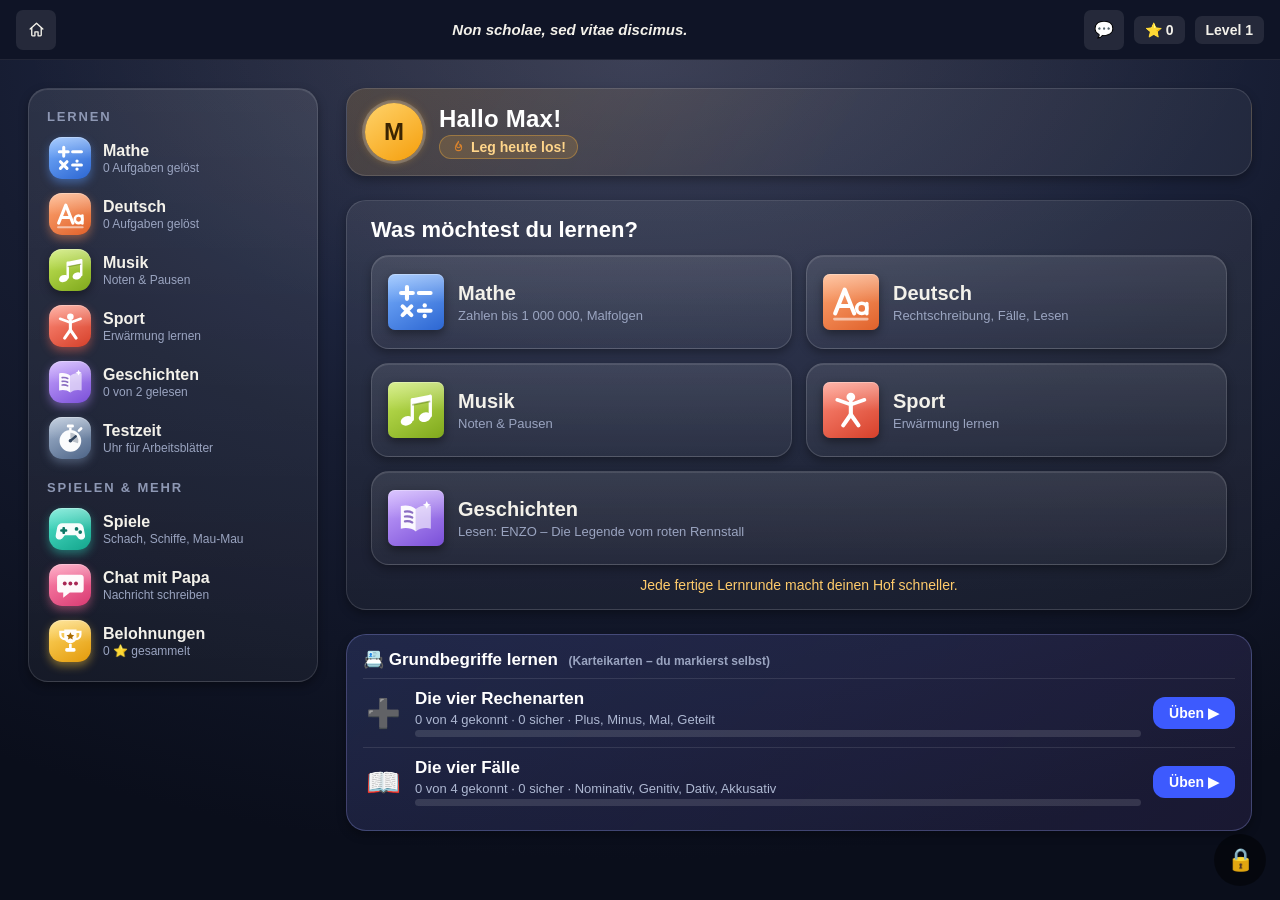
<file: index.html>
<!DOCTYPE html>
<html lang="de">
<head>
<meta charset="UTF-8">
<meta name="viewport" content="width=device-width, initial-scale=1.0, maximum-scale=1.0, user-scalable=no">
<title>Non scholae, sed vitae discimus.</title>
<link rel="stylesheet" href="css/style.css">
<link rel="stylesheet" href="css/spiele.css">
<link rel="stylesheet" href="css/quartett.css">
<link rel="stylesheet" href="css/dunkel.css">
</head>
<body class="spielbuehne">

<div id="topbar">
  <div id="topbar-home" class="topbar-btn" onclick="App.gotoHome()"></div>
  <div id="topbar-title">Non scholae, sed vitae discimus.</div>
  <div id="topbar-chat" class="topbar-btn" onclick="Hinweise.chatOeffnen()" title="Chat mit Papa" style="position:relative;margin-right:10px;">💬<span id="topbar-chat-dot" style="display:none;position:absolute;top:3px;right:3px;width:11px;height:11px;border-radius:50%;background:#e03;border:2px solid #fff;"></span></div>
  <div id="topbar-stats">
    <span id="stat-akku" style="display:none;">--%</span>
    <span id="stat-sterne">⭐ 0</span>
    <span id="stat-level">Level 1</span>
  </div>
</div>

<!-- Reines HTML, kein JS noetig: erscheint sofort beim allerersten Parsen der
     Seite, WEIT bevor die vielen <script>-Tags unten (Kiosk-Geraet ist alt/
     langsam) fertig geladen+ausgefuehrt sind und App.init() ueberhaupt laufen
     kann. App.render()/gotoHome() ueberschreibt #app-root beim ersten echten
     Render automatisch - kein eigener JS-Ausblend-Code noetig (Uli-Wunsch
     22.08.2026: "lieber ein Intro" statt des bisherigen langen Weiss-Screens). -->
<div id="app-root">
  <div class="intro-screen">
    <div class="intro-fuchs">🦊</div>
    <div class="intro-titel">Lernfuchs</div>
    <div class="intro-lade-punkte"><span></span><span></span><span></span></div>
  </div>
</div>

<script src="js/icons.js"></script>
<script src="js/figuren.js"></script>
<script src="js/storage.js"></script>
<script src="js/fernsync.js"></script>
<script src="js/app.js"></script>
<script src="js/belohnungen.js"></script>
<script src="js/ferientraining.js"></script>
<script src="js/schreiben.js"></script>
<script src="js/mathe.js"></script>
<script src="js/geometrie.js"></script>
<script src="js/musik.js"></script>
<script src="js/deutsch.js"></script>
<script src="js/lesemodus.js"></script>
<script src="js/geschichten.js"></script>
<script src="js/heimatkunde.js"></script>
<script src="js/grundbegriffe.js"></script>
<script src="js/schach-engine.js"></script>
<script src="js/schach.js"></script>
<script src="js/schach-lehre.js"></script>
<script src="js/schach-eroeffnung.js"></script>
<script src="js/schach-weg.js"></script>
<script src="js/fuchs.js"></script>
<script src="js/familie.js"></script>
<script src="js/schach-online.js"></script>
<script src="js/chat.js"></script>
<script src="js/hinweise.js"></script>
<script src="js/schach-lektionen.js"></script>
<script src="js/taktik-puzzles-data.js"></script>
<script src="js/schach-taktik.js"></script>
<script src="js/konzentration.js"></script>
<script src="js/strategie.js"></script>
<script src="js/schiffe-engine.js"></script>
<script src="js/soundfx.js"></script>
<script src="js/schiffeversenken.js"></script>
<script src="js/schiffeversenken-online.js"></script>
<script src="js/maumau-engine.js"></script>
<script src="js/maumau.js"></script>
<script src="js/maumau-online.js"></script>
<script src="js/quartett-engine.js"></script>
<script src="js/quartett-daten.js"></script>
<script src="js/quartett-ui.js"></script>
<script src="js/quartett.js"></script>
<script src="js/quartett-online.js"></script>
<script src="js/farm-daten.js"></script>  <!-- 52 KB Daten: farm-meldung.js braucht die Namen -->
<script src="js/farm-lader.js"></script>  <!-- Hof-Farm wird erst beim Oeffnen geladen (T4) -->
<script src="js/neue-heimat-lader.js"></script>  <!-- Mission Neue Heimat (Mars) laedt erst beim Oeffnen, als iframe -->
<script src="js/volldampf-lader.js"></script>  <!-- VOLLDAMPF (Lokspiel) laedt erst beim Oeffnen -->
<script src="js/testzeit.js"></script>  <!-- Testzeit: Uhr fuer Arbeitsblaetter mit Sprachansagen (21.11.2026) -->
<script src="js/farm-meldung.js"></script>
<script>// Farm.konfig macht jetzt FarmLader beim ersten Oeffnen (js/farm-lader.js)
FarmMeldung.start('https://max-tablet-api.paceforge-pi.co.uk');</script>
<script>
  App.init();
</script>
</body>
</html>
</file>
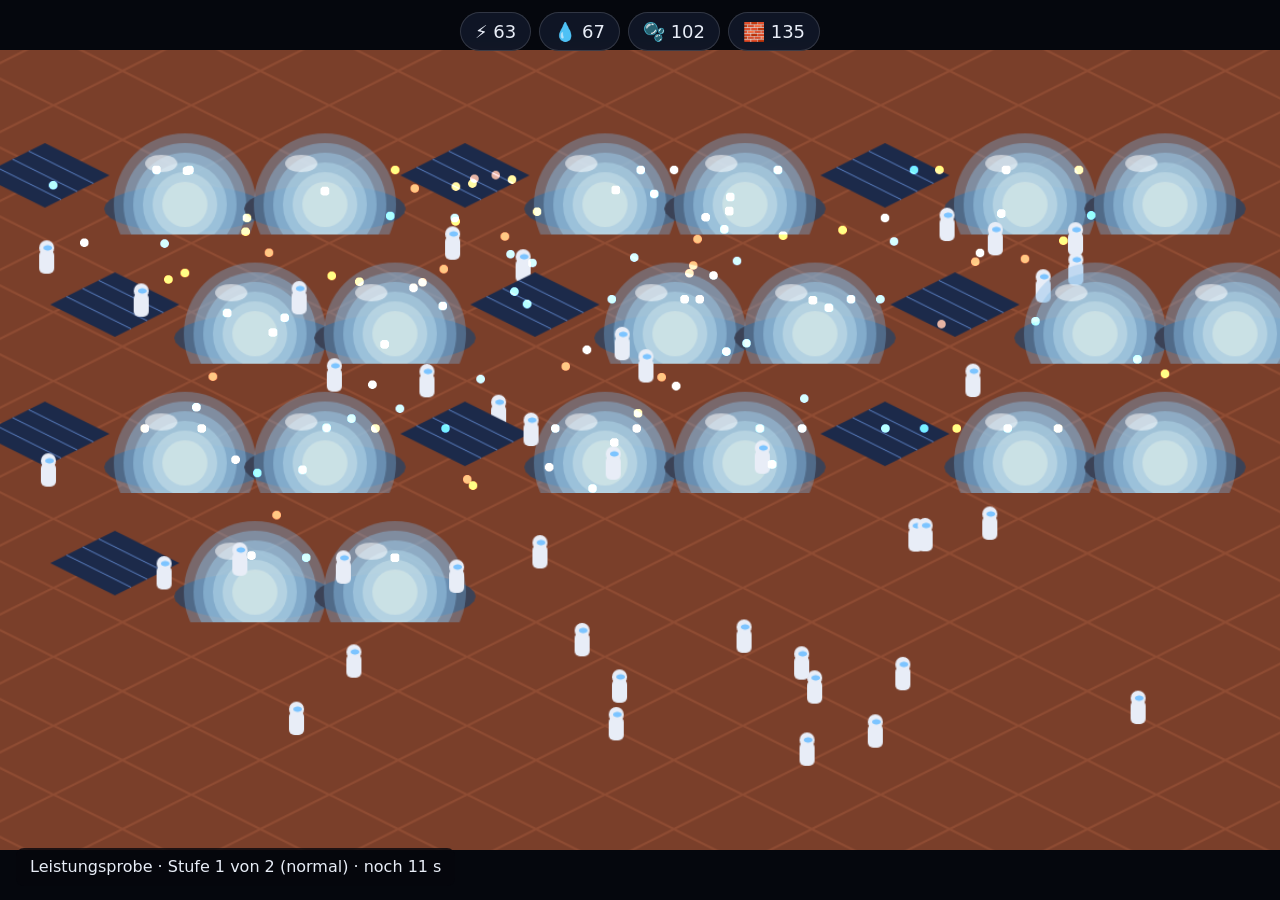
<file: neue-heimat/probe.html>
<!doctype html>
<html lang="de">
<head>
<meta charset="utf-8">
<meta name="viewport" content="width=device-width,initial-scale=1">
<title>Leistungsprobe Neue Heimat</title>
<style>
  html, body { margin: 0; height: 100%; background: #05070d; color: #e8edf7; font: 16px/1.4 system-ui, sans-serif; overflow: hidden; }
  #spiel { position: fixed; inset: 0; }
  #leiste { position: fixed; left: 50%; top: 12px; transform: translateX(-50%); display: flex; gap: 8px; }
  .chip { background: rgba(20, 28, 48, .72); border: 1px solid rgba(255, 255, 255, .14); border-radius: 999px; padding: 6px 14px; font-size: 18px; backdrop-filter: blur(6px); }
  #info { position: fixed; left: 16px; bottom: 14px; background: rgba(5, 7, 13, .8); padding: 8px 14px; border-radius: 8px; }
  #ergebnis { position: fixed; inset: 15% 10%; background: rgba(9, 13, 24, .94); border: 1px solid rgba(255, 255, 255, .2); border-radius: 12px; padding: 20px; white-space: pre-wrap; font: 15px/1.5 ui-monospace, monospace; overflow: auto; }
</style>
</head>
<body>
<div id="spiel"></div>
<div id="leiste"></div>
<div id="info">Leistungsprobe wird geladen …</div>
<pre id="ergebnis" hidden></pre>
<script src="phaser.min.js"></script>
<script src="probe.js"></script>
</body>
</html>
</file>
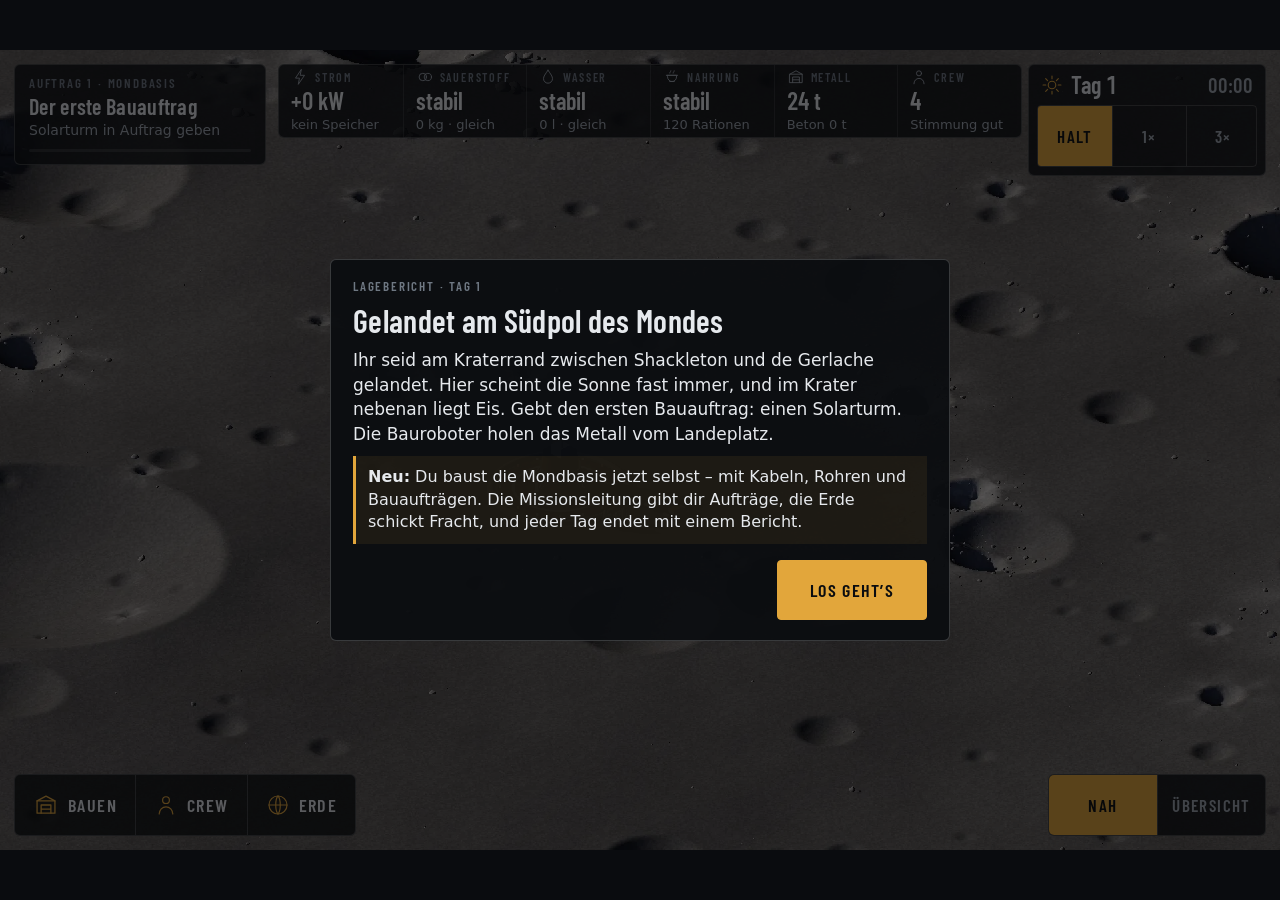
<file: neue-heimat/spiel.html>
<!doctype html>
<html lang="de">
<head>
<meta charset="utf-8">
<meta name="viewport" content="width=device-width,initial-scale=1,user-scalable=no">
<title>Mission Neue Heimat</title>
<link rel="stylesheet" href="schrift.css">
<style>
  /* Leitstand (GLANZ): Graphit-Flächen, eine Akzentfarbe Bernstein, Barlow Condensed für Titel und Zahlen.
     Bühne 1280×800, als Ganzes skaliert (main.ts). C1/C2: Kopf mit Uhr, Tempo, Zoom, Bildrate, Beenden, Bauleiste, Tafel rechts, Meldung oben. */
  :root {
    --bg0: #0a0c0f; --tafel: rgba(12, 14, 17, .86); --linie: rgba(255, 255, 255, .10); --linie2: rgba(255, 255, 255, .18);
    --txt: #e6e9ed; --txt2: #a1a9b3; --txt3: #6f7883; --akzent: #e2a63b;
    --schloss: 0px;
    --ok: #43bf83; --warn: #e0a23b; --fehler: #e0574d; --bg2: #161a1f;
    --titel: "Barlow Condensed", "Roboto Condensed", "Arial Narrow", sans-serif;
    --text: Roboto, "Segoe UI", system-ui, sans-serif;
  }
  html, body { margin: 0; height: 100%; background: var(--bg0); color: var(--txt); font: 400 16px/1.4 var(--text); overflow: hidden; -webkit-user-select: none; user-select: none; -webkit-tap-highlight-color: transparent; touch-action: none; }
  #buehne { position: absolute; left: 0; top: 0; width: 1280px; height: 800px; transform-origin: 0 0; overflow: hidden; }
  #welt { position: absolute; inset: 0; }
  #welt canvas { display: block; }
  .tafel { box-sizing: border-box; position: absolute; background: var(--tafel); border: 1px solid var(--linie2); border-radius: 6px; }
  .ue { font: 600 13px var(--titel); letter-spacing: 1.8px; text-transform: uppercase; color: var(--txt3); }
  #kopf { left: 14px; top: 14px; width: 252px; padding: 10px 14px 12px; display: flex; flex-direction: column; gap: 3px; }
  #kopf .titel { font: 600 22px/1.1 var(--titel); letter-spacing: .3px; }
  #kopf .klein { font-size: 14px; color: var(--txt2); }
  #kopf { cursor: pointer; }
  .balken { height: 3px; margin-top: 5px; background: rgba(255, 255, 255, .1); border-radius: 2px; overflow: hidden; }
  .balken i { display: block; height: 100%; background: var(--akzent); }
  #seite .ziel { display: flex; align-items: center; gap: 10px; padding: 8px 0; border-top: 1px solid var(--linie); font-size: 16px; color: var(--txt); }
  #seite .ziel.ok { color: var(--txt2); }
  #seite .ziel.ok .haken { background: var(--ok); border-color: var(--ok); color: var(--bg0); }
  /* Dialog: Tagesbericht, Lagebericht */
  #dialog { position: absolute; inset: 0; z-index: 20; background: rgba(5, 6, 7, .62); display: flex; align-items: center; justify-content: center; }
  #dialog .karte { position: relative; width: 620px; max-height: 700px; overflow-y: auto; padding: 18px 22px 20px; display: flex; flex-direction: column; gap: 10px; background: rgba(12, 14, 17, .96); }
  #dialog h2 { margin: 0; font: 600 32px/1.05 var(--titel); letter-spacing: .3px; }
  #dialog .text { margin: 0; font-size: 17px; line-height: 1.45; color: var(--txt); }
  #dialog section { display: flex; flex-direction: column; gap: 4px; padding-top: 8px; border-top: 1px solid var(--linie); }
  #dialog section p { margin: 0; font-size: 16px; line-height: 1.4; color: var(--txt); }
  #dialog .neu { margin: 0; padding: 10px 12px; border-left: 3px solid var(--akzent); background: rgba(226, 166, 59, .08); font-size: 16px; line-height: 1.4; }
  #dialog .knoepfe-dialog { display: flex; justify-content: flex-end; gap: 10px; margin-top: 6px; flex-wrap: wrap; }
  #dialog .knoepfe-dialog button { min-width: 150px; min-height: 60px; padding: 0 20px; border: 1px solid var(--linie2); border-radius: 4px; background: transparent; color: var(--txt); font: 600 18px var(--titel); letter-spacing: 1.3px; text-transform: uppercase; cursor: pointer; }
  #dialog .knoepfe-dialog button.haupt { background: var(--akzent); border-color: var(--akzent); color: var(--bg0); }
  #dialog .knoepfe-dialog button.gefahr { background: var(--fehler); border-color: var(--fehler); color: var(--bg0); }
  /* Ressourcenleiste (Stilprobe: Überzeile, Wert, Trend) */
  #ressourcen { left: 278px; top: 14px; width: 744px; height: 74px; display: grid; grid-template-columns: repeat(6, 1fr); }
  #ressourcen .feld { display: flex; flex-direction: column; justify-content: center; gap: 2px; padding: 0 12px; border: 0; border-left: 1px solid var(--linie); background: transparent; color: var(--txt); text-align: left; font: inherit; min-width: 0; }
  #ressourcen .feld:first-child { border-left: 0; }
  #ressourcen button.feld { cursor: pointer; }
  #ressourcen .zeile { display: flex; align-items: center; gap: 6px; }
  #ressourcen .sym { color: var(--txt2); }
  #ressourcen .ue { font-size: 12px; }
  #ressourcen .wert { font: 600 24px/1.05 var(--titel); font-variant-numeric: tabular-nums; white-space: nowrap; }
  #ressourcen .klein { font-size: 13px; color: var(--txt2); white-space: nowrap; overflow: hidden; text-overflow: ellipsis; }
  .warn { color: var(--warn) !important; } .fehler { color: var(--fehler) !important; } .ok { color: var(--ok) !important; }
  #zeittafel { right: 14px; top: 14px; width: 238px; padding: 8px; display: flex; flex-direction: column; gap: 8px; }
  #uhr { display: flex; align-items: center; gap: 8px; padding: 0 4px; }
  #uhr .sym { color: var(--akzent); }
  #uhr .tag { font: 600 24px/1 var(--titel); font-variant-numeric: tabular-nums; }
  #uhr .zeit { margin-left: auto; font: 600 20px/1 var(--titel); color: var(--txt2); font-variant-numeric: tabular-nums; }
  #tempo { border: 1px solid var(--linie2); border-radius: 4px; }
  #alarm { left: 278px; top: 98px; width: 744px; padding: 8px 14px; border-left: 3px solid var(--fehler); display: flex; flex-direction: column; gap: 4px; z-index: 3; }
  #alarm .frist { display: flex; align-items: baseline; gap: 12px; font-size: 16px; }
  #alarm .frist b { font: 600 19px var(--titel); letter-spacing: 1px; text-transform: uppercase; color: var(--fehler); }
  #alarm .frist .rest { margin-left: auto; font: 600 19px var(--titel); font-variant-numeric: tabular-nums; }
  #funk { left: 14px; bottom: 92px; width: 380px; padding: 9px 12px 10px; border-left: 3px solid var(--akzent); display: flex; flex-direction: column; gap: 3px; cursor: pointer; }
  #funk[data-stufe="warn"] { border-left-color: var(--warn); }
  #funk[data-stufe="alarm"] { border-left-color: var(--fehler); }
  #funk .text { font-size: 16px; line-height: 1.35; }
  #funk.neu { animation: funkneu 1.6s ease-out; }
  @keyframes funkneu { from { background: rgba(226, 166, 59, .22); } to { background: var(--tafel); } }
  #unten { left: 14px; bottom: 14px; }
  #unten button { min-width: 0; padding: 0 18px; display: flex; align-items: center; gap: 9px; color: var(--txt); font-size: 18px; }
  #unten .sym { color: var(--akzent); }
  body.leiste-offen #unten, body.leiste-offen #funk, body.leiste-offen #zoom, body.leiste-offen #beenden { display: none; }
  .knoepfe { display: grid; grid-auto-flow: column; overflow: hidden; }
  .knoepfe button { min-width: 74px; min-height: 60px; border: 0; background: transparent; color: var(--txt2); font: 600 17px var(--titel); letter-spacing: 1.4px; text-transform: uppercase; cursor: pointer; }
  .knoepfe button + button { border-left: 1px solid var(--linie2); }
  .knoepfe button[aria-pressed="true"] { background: var(--akzent); color: var(--bg0); }
  #zoom { right: calc(14px + var(--schloss)); bottom: 14px; }
  #zoom button { min-width: 108px; }
  #kopf .zahl { font-variant-numeric: tabular-nums; }
  #zoom button:focus-visible, #tempo button:focus-visible, #beenden:focus-visible { outline: 2px solid var(--akzent); outline-offset: -2px; }
  #bps { right: 14px; bottom: 14px; padding: 6px 12px; display: flex; gap: 10px; align-items: baseline; }
  #bps-wert { font: 600 22px var(--titel); font-variant-numeric: tabular-nums; min-width: 2ch; text-align: right; }
  #beenden { right: calc(246px + var(--schloss)); bottom: 14px; min-width: 140px; min-height: 60px; color: var(--txt); font: 600 17px var(--titel); letter-spacing: 1.4px; text-transform: uppercase; cursor: pointer; }
  body.messung #kopf, body.messung #zoom, body.messung #zeittafel, body.messung #beenden, body.messung #unten, body.messung #ressourcen, body.messung #funk, body.messung #alarm { display: none !important; }
  body:not(.messung) #bps { display: none; }
  button { font-family: inherit; -webkit-tap-highlight-color: transparent; }
  /* Bauen (C2) */
  #bauleiste { left: 14px; right: calc(14px + var(--schloss)); bottom: 14px; padding: 10px 10px 10px 14px; display: flex; align-items: stretch; gap: 12px; z-index: 5; }
  #bauleiste .gruppe { display: flex; flex-direction: column; gap: 6px; }
  #bauleiste .gruppe + .gruppe { border-left: 1px solid var(--linie); padding-left: 12px; }
  #bauleiste .reihe { display: flex; gap: 2px; }
  #bauleiste button { width: 88px; min-height: 96px; padding: 8px 2px 6px; border: 1px solid transparent; border-radius: 4px; background: transparent; color: var(--txt); display: flex; flex-direction: column; align-items: center; gap: 4px; cursor: pointer; }
  #bauleiste button:active { background: var(--bg2); border-color: var(--linie2); }
  #bauleiste button .sym { color: var(--akzent); }
  #bauleiste .n { font: 600 15px/1.05 var(--titel); letter-spacing: 0; text-align: center; }
  #bauleiste .k { font-size: 12px; line-height: 1.2; color: var(--txt3); text-align: center; }
  #bauleiste .zu { width: 56px; margin-left: auto; color: var(--txt2); justify-content: center; }
  #seite { right: 14px; top: 142px; width: 344px; max-height: 568px; overflow-y: auto; padding: 14px 16px 16px; display: flex; flex-direction: column; gap: 10px; z-index: 4; }
  #seite .x { position: absolute; top: 4px; right: 4px; width: 60px; height: 60px; display: grid; place-items: center; border: 0; background: transparent; color: var(--txt2); cursor: pointer; }
  #seite .aktionen:empty { display: none; }
  #seite > .ue, #seite > h2 { padding-right: 52px; }
  #seite h2 { margin: 0; display: flex; align-items: center; gap: 10px; font: 600 27px/1.05 var(--titel); letter-spacing: .3px; }
  #seite h2 .sym, #seite .schalter .sym { color: var(--akzent); flex: none; }
  #seite p { margin: 0; font-size: 16px; line-height: 1.4; color: var(--txt2); }
  #seite .live { display: flex; flex-direction: column; gap: 8px; }
  #seite .live:empty { display: none; }
  #seite .zeile { display: flex; justify-content: space-between; align-items: baseline; gap: 12px; padding-top: 6px; border-top: 1px solid var(--linie); font-size: 16px; color: var(--txt2); }
  #seite .zeile b { font-weight: 500; color: var(--txt); text-align: right; font-variant-numeric: tabular-nums; }
  #seite .hinweis { color: var(--txt); }
  #seite .hinweis.warn, .zustand.warn { color: var(--warn); }
  #seite .hinweis.fehler, .zustand.fehler { color: var(--fehler); }
  .zustand { display: flex; align-items: center; gap: 8px; font: 600 17px var(--titel); letter-spacing: 1.2px; text-transform: uppercase; }
  .zustand i { width: 9px; height: 9px; border-radius: 50%; background: currentColor; }
  .zustand.ok { color: var(--ok); } .zustand.grau { color: var(--txt3); }
  #seite .warum { padding-left: 10px; border-left: 2px solid var(--akzent); font-size: 16px; color: var(--txt); }
  #seite .aktionen .breit, #seite .aktionen .ue, #seite .aktionen p, #seite .aktionen .stepper { grid-column: 1 / -1; }
  #seite .aktionen button.gefahr { background: var(--fehler); border-color: var(--fehler); color: var(--bg0); }
  #seite .liste { display: flex; flex-direction: column; gap: 6px; margin-top: 4px; }
  #seite .person { min-height: 60px; padding: 8px 12px; display: grid; grid-template-columns: 1fr auto; grid-template-rows: auto auto; column-gap: 10px; align-items: center; text-align: left; border: 1px solid var(--linie2); border-radius: 4px; background: transparent; color: var(--txt); cursor: pointer; }
  #seite .person .n { font: 600 19px/1.1 var(--titel); letter-spacing: .3px; }
  #seite .person .k { grid-row: 2; font-size: 14px; color: var(--txt2); }
  #seite .person .st { grid-column: 2; grid-row: 1 / 3; font: 600 15px var(--titel); letter-spacing: 1px; text-transform: uppercase; }
  #seite .gedenk { padding: 10px 12px; border: 1px solid var(--linie2); border-radius: 4px; display: flex; flex-direction: column; gap: 6px; }
  #seite .stepper { display: grid; grid-template-columns: 1fr 60px 92px 60px; align-items: center; gap: 6px; font-size: 16px; color: var(--txt2); }
  #seite .stepper b { text-align: center; font: 600 21px var(--titel); color: var(--txt); font-variant-numeric: tabular-nums; }
  #seite .aktionen .stepper button { min-height: 56px; font: 400 28px/1 var(--text); }
  #seite .funkzeile { padding: 6px 0 6px 10px; border-left: 3px solid var(--akzent); }
  #seite .funkzeile[data-stufe="leise"] { border-left-color: var(--linie2); }
  #seite .funkzeile[data-stufe="warn"] { border-left-color: var(--warn); }
  #seite .funkzeile[data-stufe="alarm"] { border-left-color: var(--fehler); }
  #seite .funkzeile p { color: var(--txt); }
  #seite .schalter { width: 100%; min-height: 56px; padding: 8px 10px; display: flex; align-items: center; gap: 10px; text-align: left; border: 1px solid var(--linie2); border-radius: 4px; background: transparent; color: var(--txt2); font-size: 16px; cursor: pointer; }
  #seite .schalter small { display: block; font-size: 13px; color: var(--txt3); }
  #seite .schalter[aria-pressed="true"] { border-color: var(--akzent); color: var(--txt); }
  #seite .haken { width: 22px; height: 22px; flex: none; display: grid; place-items: center; border: 1.5px solid var(--txt3); border-radius: 3px; color: transparent; }
  #seite .schalter[aria-pressed="true"] .haken { background: var(--akzent); border-color: var(--akzent); color: var(--bg0); }
  #seite .aktionen { display: grid; grid-template-columns: 1fr 1fr; gap: 8px; margin-top: 4px; }
  #seite .aktionen button { min-height: 56px; padding: 6px 8px; display: flex; align-items: center; justify-content: center; gap: 6px; border: 1px solid var(--linie2); border-radius: 4px; background: transparent; color: var(--txt); font: 600 16px var(--titel); letter-spacing: 1.1px; text-transform: uppercase; cursor: pointer; }
  #seite .aktionen button[aria-pressed="true"] { border-color: var(--akzent); color: var(--akzent); }
  #seite .aktionen button.haupt { background: var(--akzent); border-color: var(--akzent); color: var(--bg0); }
  #seite .aktionen button:disabled { opacity: .35; cursor: default; }
  #seite button:focus-visible, #bauleiste button:focus-visible, #bauknopf:focus-visible { outline: 2px solid var(--akzent); outline-offset: 2px; }
  #meldung { left: 50%; bottom: 100px; transform: translateX(-50%); padding: 12px 20px; font: 600 18px var(--titel); letter-spacing: .6px; border-left: 3px solid var(--akzent); z-index: 6; pointer-events: none; }
  #meldung.fehler { border-left-color: var(--fehler); color: var(--txt); }
  #drehen { position: fixed; inset: 0; z-index: 50; background: var(--bg0); display: flex; flex-direction: column; align-items: center; justify-content: center; gap: 12px; text-align: center; padding: 24px; font: 600 26px var(--titel); letter-spacing: .4px; }
  #drehen small { font: 400 18px var(--text); color: var(--txt2); }
  [hidden] { display: none !important; }
</style>
</head>
<body>
<div id="buehne">
  <div id="welt"></div>
  <div id="kopf" class="tafel" role="button" aria-label="Aktueller Auftrag"></div>
  <div id="ressourcen" class="tafel" aria-label="Vorräte"></div>
  <div id="zeittafel" class="tafel">
    <div id="uhr"></div>
    <div id="tempo" class="knoepfe" role="group" aria-label="Tempo">
      <button type="button" data-t="0" aria-pressed="false">Halt</button>
      <button type="button" data-t="1" aria-pressed="true">1×</button>
      <button type="button" data-t="3" aria-pressed="false">3×</button>
    </div>
  </div>
  <div id="alarm" class="tafel" role="alert" hidden></div>
  <div id="funk" class="tafel" role="status" hidden></div>
  <div id="zoom" class="tafel knoepfe" role="group" aria-label="Zoomstufe">
    <button type="button" data-z="nah" aria-pressed="true">Nah</button>
    <button type="button" data-z="uebersicht" aria-pressed="false">Übersicht</button>
  </div>
  <div id="bps" class="tafel"><span class="ue">Bilder/s</span><span id="bps-wert">–</span></div>
  <button type="button" id="beenden" class="tafel" hidden>Beenden</button>
  <div id="unten" class="tafel knoepfe" role="group" aria-label="Ansichten">
    <button type="button" id="bauknopf"></button>
    <button type="button" id="crewknopf"></button>
    <button type="button" id="erdeknopf"></button>
  </div>
  <div id="bauleiste" class="tafel" hidden></div>
  <div id="seite" class="tafel" hidden></div>
  <div id="meldung" class="tafel" role="status" hidden></div>
  <div id="dialog" hidden></div>
</div>
<div id="drehen" hidden>Bitte dreh das Tablet.<small>Neue Heimat spielt man quer.</small></div>
<script src="phaser.min.js"></script>
<script src="spiel.js?v=202611211347"></script>
</body>
</html>
</file>
<file: css/style.css>
/* Design-Tokens: neutrale shadcn/ui-artige Zinc-Basis (Flächen, Karten, Text)
   BLEIBT - das ist der "Notion/Linear"-Unterbau. Ergänzt um eine zweite
   Tokenschicht: ein gedecktes Farbpaar pro Fach, das AUSSCHLIESSLICH für
   Icon-Badges und kleine Akzente verwendet wird, nie für ganze Flächen -
   "Farbe sparsam auf dem Icon, nicht flächendeckend" (Duolingo/Headspace/
   BBC-Bitesize-Referenz, aber entsättigt statt grell). */
:root {
  --font: -apple-system, BlinkMacSystemFont, 'Segoe UI', Roboto, Helvetica, Arial, sans-serif;
  --bg: #F4F4F5;
  --card-bg: #FFFFFF;
  --ink: #09090B;
  --ink-soft: #71717A;
  --border: #E4E4E7;
  --muted: #F4F4F5;
  --radius: 10px;
  --radius-sm: 7px;
  --shadow-sm: 0 1px 2px rgba(0, 0, 0, 0.04);
  --shadow-md: 0 2px 10px rgba(0, 0, 0, 0.06);
  --accent: #2F6FE0;
  --accent-dark: #1D4ED8;
  --accent-soft: #EFF6FF;

  /* Spacing-Skala fuer neue Startbildschirm-Komponenten (Begruessung,
     Tagesplan, Kachelraster) - bestehende Fach-Screens bleiben bei ihren
     bisherigen Ad-hoc-Werten, kein rueckwirkendes Refactoring noetig. */
  --space-1: 4px; --space-2: 8px; --space-3: 12px; --space-4: 16px;
  --space-5: 24px; --space-6: 32px; --space-7: 48px;

  /* Fach-Farben: gedeckt (nicht grell), aber deutlich sichtbar - kraeftiger
     als ein Hauch von Pastell, damit die Farbcodierung auch tatsaechlich als
     Farbe wahrgenommen wird. Genutzt fuer Icon-Badges + duennen Akzentrand an
     Karten, nie als grossflaechiger Hintergrund. */
  --mathe: #2E5F99;        --mathe-soft: #D6E6F5;
  --deutsch: #A8562E;      --deutsch-soft: #F3DDCC;
  --geschichten: #6B4A92;  --geschichten-soft: #E4D8F0;
  --heimat: #47795A;       --heimat-soft: #D9EBDD;
  --sport: #B5472E;        --sport-soft: #F5DAD2;
  --schach: #363B4A;       --schach-soft: #DCDEE4;
  --chat: #B8456B;         --chat-soft: #F6DCE6;
  --belohnung: #B8860B;    --belohnung-soft: #F6E7BF;
  --schiffe: #1D5C7A;      --schiffe-soft: #D3E6EE;
  --spiele: #1F7A6C;       --spiele-soft: #D2ECE7;
  --maumau: #A83E3E;       --maumau-soft: #F1D9D9;
}

* { box-sizing: border-box; -webkit-tap-highlight-color: transparent; user-select: none; }
html, body {
  margin: 0; padding: 0; width: 100%; height: 100%;
  font-family: var(--font);
  /* Sanfter Verlauf statt platter Einheitsflaeche - etwas Tiefe, ohne laut zu werden. */
  background: linear-gradient(180deg, #FAFAFC 0%, #EEF0F4 100%);
  overflow: hidden;
}

/* Intro-Ladebildschirm: siehe index.html - reines HTML/CSS, erscheint schon
   VOR App.init() und wird von dessen erstem App.render()/gotoHome()-Aufruf
   automatisch ueberschrieben. */
.intro-screen {
  height: 100%; display: flex; flex-direction: column; align-items: center; justify-content: center; gap: var(--space-3);
}
.intro-fuchs { font-size: 88px; animation: intro-schweben 2.2s ease-in-out infinite; }
.intro-titel { font-size: 22px; font-weight: 700; color: var(--ink); }
.intro-lade-punkte { display: flex; gap: 8px; }
.intro-lade-punkte span {
  width: 10px; height: 10px; border-radius: 50%; background: var(--accent);
  animation: intro-punkt 1.1s ease-in-out infinite;
}
.intro-lade-punkte span:nth-child(2) { animation-delay: 0.15s; }
.intro-lade-punkte span:nth-child(3) { animation-delay: 0.3s; }
@keyframes intro-schweben {
  0%, 100% { transform: translateY(0); }
  50% { transform: translateY(-8px); }
}
@keyframes intro-punkt {
  0%, 80%, 100% { opacity: 0.25; transform: scale(0.85); }
  40% { opacity: 1; transform: scale(1); }
}

#topbar {
  height: 60px;
  background: var(--card-bg);
  border-bottom: 1px solid var(--border);
  display: flex; align-items: center;
  padding: 0 16px;
  color: var(--ink);
}
.topbar-btn {
  width: 40px; height: 40px;
  display: flex; align-items: center; justify-content: center;
  border-radius: var(--radius-sm);
  background: var(--muted);
  color: var(--ink);
  cursor: pointer;
}
.topbar-btn svg { width: 19px; height: 19px; }
#topbar-title {
  flex: 1;
  min-width: 0;
  text-align: center;
  font-size: 15px;
  font-weight: 600;
  font-style: italic;
  color: var(--ink);
  white-space: nowrap;
  overflow: hidden;
  text-overflow: ellipsis;
  padding: 0 10px;
}
@media (max-width: 700px) {
  #topbar-title { font-size: 12px; }
}
#topbar-stats {
  display: flex; gap: 10px;
  font-size: 14px;
  font-weight: 600;
}
#stat-akku, #stat-sterne, #stat-level {
  background: var(--muted);
  color: var(--ink);
  padding: 6px 11px;
  border-radius: var(--radius-sm);
}

#app-root {
  height: calc(100% - 60px);
  width: 100%;
  overflow-y: auto;
  padding: 28px;
}

/* Bildschirm ist jetzt drehbar (siehe AndroidManifest.xml screenOrientation) -
   v.a. beim Lesen der Buecher im Lesemodus praktisch. Die meisten Raster
   nutzen schon auto-fit/flex und passen sich von selbst an; die folgenden
   festen Spaltenzahlen wuerden in Portrait zu eng, deshalb hier reduziert. */
@media (max-width: 760px) {
  #app-root { padding: 16px; }
  .story-grid, .sign-grid, .stufen-grid, .sub-grid, .taktik-grid {
    grid-template-columns: repeat(2, 1fr) !important;
  }
}
@media (max-width: 480px) {
  .menu-grid, .story-grid, .sign-grid, .stufen-grid, .sub-grid, .taktik-grid {
    grid-template-columns: 1fr !important;
  }
}
/* Lesemodus (siehe lesemodus.js): #app-root nimmt beim Aktivieren die volle
   Bildschirmhoehe ein (Topbar ist dann per JS ausgeblendet) und verliert
   sein Padding - "wie bei einem E-Reader, nur das Buch bleibt". */
#app-root.lesemodus-aktiv { height: 100%; padding: 0; overflow: hidden; }

.lesemodus-seite { position: relative; width: 100%; height: 100%; background: #111; display: flex; align-items: center; justify-content: center; }
.lesemodus-bild { max-width: 100%; max-height: 100%; object-fit: contain; -webkit-user-select: none; }
.lesemodus-tap-links, .lesemodus-tap-mitte, .lesemodus-tap-rechts { position: absolute; top: 0; bottom: 0; }
.lesemodus-tap-links { left: 0; width: 28%; }
.lesemodus-tap-mitte { left: 28%; width: 44%; }
.lesemodus-tap-rechts { right: 0; width: 28%; }
.lesemodus-leiste {
  position: absolute; top: 0; left: 0; right: 0;
  display: flex; align-items: center; justify-content: space-between;
  padding: 14px 20px;
  background: linear-gradient(180deg, rgba(0,0,0,.7), transparent);
  color: #fff;
  pointer-events: none;
}
.lesemodus-verlassen {
  display: inline-flex; align-items: center; gap: 6px;
  background: rgba(255,255,255,0.15);
  padding: 8px 16px;
  border-radius: var(--radius-sm);
  font-weight: 600;
  pointer-events: auto;
}
.lesemodus-verlassen svg { width: 18px; height: 18px; }
.lesemodus-titel { font-size: 14px; font-weight: 700; text-shadow: 0 1px 3px rgba(0,0,0,.6); }
.lesemodus-fertig {
  position: absolute; inset: 0;
  background: rgba(0,0,0,.85);
  display: flex; flex-direction: column; align-items: center; justify-content: center;
  color: #fff; text-align: center; gap: 18px; padding: 32px;
}

/* Startbildschirm: Begrüßung + Avatar + Tages-Streak. */
.home-greeting {
  display: flex;
  align-items: center;
  gap: var(--space-4);
  max-width: 1300px;
  margin: 0 auto var(--space-5);
}
.home-avatar {
  flex-shrink: 0;
  width: 52px; height: 52px;
  border-radius: 50%;
  background: var(--accent);
  color: white;
  display: flex; align-items: center; justify-content: center;
  font-size: 20px;
  font-weight: 700;
}
.home-greeting-hallo { font-size: 19px; font-weight: 700; color: var(--ink); }
.home-streak {
  display: flex; align-items: center; gap: 5px;
  font-size: 14px; font-weight: 600; color: var(--ink-soft);
  margin-top: 2px;
}
.home-streak svg { width: 15px; height: 15px; color: #D9822C; }

/* Tagesplan-Banner: direkter Einstieg in 4 konkrete Aufgaben, kein Menü-Suchen. */
.tagesplan-banner {
  max-width: 1300px;
  margin: 0 auto var(--space-6);
}
.tagesplan-titel { font-size: 13px; font-weight: 700; color: var(--ink-soft); text-transform: uppercase; letter-spacing: 0.4px; margin-bottom: var(--space-3); }

/* Zusatzaufgaben-Karte "Von Papa" (siehe fernsync.js) */
.fernaufgaben-banner {
  max-width: 1300px;
  margin: 0 auto var(--space-6);
  background: var(--accent-soft);
  border: 1px solid var(--accent);
  border-radius: var(--radius);
  padding: var(--space-4) var(--space-5);
}
.fernaufgaben-titel { font-size: 13px; font-weight: 700; color: var(--accent-dark); text-transform: uppercase; letter-spacing: 0.4px; margin-bottom: var(--space-2); }
.fernaufgabe-zeile {
  display: flex;
  align-items: center;
  justify-content: space-between;
  gap: var(--space-3);
  padding: var(--space-2) 0;
  font-size: 15px;
  color: var(--ink);
}
.fernaufgabe-erledigt { color: var(--ink-soft); text-decoration: line-through; }
.tagesplan-liste {
  display: grid;
  grid-template-columns: repeat(auto-fit, minmax(220px, 1fr));
  gap: var(--space-3);
}
.tagesplan-chip {
  display: flex;
  align-items: center;
  gap: var(--space-3);
  min-height: 48px;
  padding: var(--space-3) var(--space-4);
  border-radius: var(--radius);
  background: var(--card-bg);
  border: 1px solid var(--border);
  cursor: pointer;
  box-shadow: var(--shadow-sm);
}
.tagesplan-chip:active { transform: translateY(1px); border-color: var(--accent); }
.tagesplan-chip-icon {
  flex-shrink: 0;
  width: 34px; height: 34px;
  border-radius: var(--radius-sm);
  display: flex; align-items: center; justify-content: center;
}
.tagesplan-chip-icon svg { width: 16px; height: 16px; }
.tagesplan-chip-text { display: flex; flex-direction: column; gap: 3px; min-width: 0; }
.tagesplan-chip-titel { font-size: 15px; font-weight: 600; color: var(--ink); }
.tagesplan-chip-fach { font-size: 12px; color: var(--ink-soft); }
.tagesplan-chip-badge {
  align-self: flex-start;
  font-size: 11px; font-weight: 700;
  text-transform: uppercase; letter-spacing: 0.3px;
  color: var(--accent-dark);
}
.tagesplan-chip-badge-extra { color: var(--ink-soft); }
.tagesplan-chip-badge-geschafft { color: #2E7D46; }

/* Hauptmenü - neutrale weiße Karten, Icon-Badge in gedeckter Fach-Farbe (siehe
   --mathe/--deutsch/... Tokens oben), zwei feste Spalten wie gewünscht. */
.menu-grid {
  display: grid;
  grid-template-columns: repeat(2, 1fr);
  gap: 18px;
  max-width: 1300px;
  margin: 8px auto 24px;
}
.menu-card {
  display: flex;
  align-items: center;
  gap: var(--space-4);
  border-radius: var(--radius);
  padding: 26px 24px;
  text-align: left;
  background: var(--card-bg);
  border: 1px solid var(--border);
  cursor: pointer;
  box-shadow: var(--shadow-sm);
  transition: transform 0.08s, box-shadow 0.08s, border-color 0.08s;
}
.menu-card:active { transform: translateY(1px); border-color: var(--accent); }
.menu-icon {
  position: relative;
  flex-shrink: 0;
  width: 56px; height: 56px;
  display: flex; align-items: center; justify-content: center;
  border-radius: var(--radius-sm);
  background: var(--muted);
  color: var(--ink);
}
.menu-icon svg { width: 27px; height: 27px; }
/* Ungelesen-Badge auf der Chat-Kachel (siehe app.js chatUngelesen). */
.menu-badge {
  position: absolute;
  top: -3px; right: -3px;
  width: 14px; height: 14px;
  border-radius: 50%;
  background: #DB6E63;
  border: 2px solid var(--card-bg);
}
/* Hauptwort (Label) links, Nebenwort (Fortschritt) rechts eingerueckt in
   derselben Kachel - statt untereinander gestapelt. */
.menu-text { min-width: 0; flex: 1; display: flex; align-items: baseline; justify-content: space-between; gap: 10px; }
.menu-label { font-size: 17px; font-weight: 600; color: var(--ink); white-space: nowrap; flex-shrink: 0; }
.menu-progress { font-size: 13px; color: var(--ink-soft); text-align: right; white-space: nowrap; overflow: hidden; text-overflow: ellipsis; min-width: 0; }

/* Icon-Badge: volle, kraeftige Fach-Farbe mit weißem Icon (statt hellem Tint) -
   das ist der Farbpunkt mit dem staerksten Kontrast auf der Karte. */
.icon-mathe { background: var(--mathe); color: #fff; }
.icon-deutsch { background: var(--deutsch); color: #fff; }
.icon-geschichten { background: var(--geschichten); color: #fff; }
.icon-heimat { background: var(--heimat); color: #fff; }
.icon-sport { background: var(--sport); color: #fff; }
.icon-musik { background: #7FA81C; color: #fff; }
.icon-schach { background: var(--schach); color: #fff; }
.icon-chat { background: var(--chat); color: #fff; }
.icon-testzeit { background: #4C6386; color: #fff; }
.icon-drucker { background: #1F6FB2; color: #fff; }
.icon-belohnung { background: var(--belohnung); color: #fff; }
.icon-schiffe { background: var(--schiffe); color: #fff; }
.icon-spiele { background: var(--spiele); color: #fff; }
.icon-quartett { background: #D9A400; color: #fff; }
.icon-farm { background: #4a9a3a; color: #fff; }
.icon-volldampf { background: #C0611F; color: #fff; }
.icon-neueheimat { background: #B5532E; color: #fff; }
.icon-maumau { background: var(--maumau); color: #fff; }

/* Menu-Card/Tagesplan-Chip bekommen den hellen Fach-Tint als Kartenhintergrund
   (nicht nur einen duennen Rand) - Farbe traegt jetzt sichtbar die ganze
   Kachel, wie im Design-Brief gefordert ("Akzent auf Icon/Kachel-Hintergrund"). */
.accent-mathe { background: var(--mathe-soft); border-color: var(--mathe); }
.accent-deutsch { background: var(--deutsch-soft); border-color: var(--deutsch); }
.accent-geschichten { background: var(--geschichten-soft); border-color: var(--geschichten); }
.accent-heimat { background: var(--heimat-soft); border-color: var(--heimat); }
.accent-schach { background: var(--schach-soft); border-color: var(--schach); }
.accent-chat { background: var(--chat-soft); border-color: var(--chat); }
.accent-belohnung { background: var(--belohnung-soft); border-color: var(--belohnung); }
.accent-schiffe { background: var(--schiffe-soft); border-color: var(--schiffe); }
.accent-spiele { background: var(--spiele-soft); border-color: var(--spiele); }
.accent-quartett { background: #FBEFC4; border-color: #D9A400; }
.accent-farm { background: #DDF0CF; border-color: #4a9a3a; }
.accent-volldampf { background: #FBE6D2; border-color: #C0611F; }
.accent-neueheimat { background: #F7DCCD; border-color: #B5532E; }
.accent-maumau { background: var(--maumau-soft); border-color: var(--maumau); }

/* Geschichten-Bibliothek */
.story-grid {
  display: grid;
  grid-template-columns: repeat(3, 1fr);
  gap: 14px;
  max-width: 900px;
  margin: 10px auto;
}
.story-card {
  position: relative;
  border-radius: var(--radius);
  padding: 18px 14px;
  background: var(--card-bg);
  border: 1px solid var(--border);
  text-align: center;
  cursor: pointer;
  box-shadow: var(--shadow-sm);
}
.story-card:active { transform: translateY(1px); border-color: var(--accent); }
.story-icon {
  width: 42px; height: 42px;
  display: flex; align-items: center; justify-content: center;
  border-radius: var(--radius-sm);
  font-size: 19px;
  margin: 0 auto 10px;
  background: var(--muted);
}
.story-card .story-titel { font-size: 15px; font-weight: 600; color: var(--ink); }
.story-badge {
  position: absolute;
  top: -8px;
  right: -8px;
  font-size: 11px;
  font-weight: 600;
  padding: 4px 9px;
  border-radius: 999px;
  color: white;
}
.badge-fertig { background: #3C9D5C; }
.badge-weiter { background: #D9922C; }
.story-buch-cover {
  width: 100%;
  aspect-ratio: 3 / 4;
  object-fit: cover;
  border-radius: var(--radius-sm);
  margin-bottom: 10px;
  box-shadow: var(--shadow-sm);
}
.story-unterueberschrift {
  max-width: 900px;
  margin: 28px auto 4px;
  font-size: 13px;
  font-weight: 700;
  color: var(--ink-soft);
  text-transform: uppercase;
  letter-spacing: 0.4px;
}

/* Lese-Ansicht für ganze Geschichten */
.story-reader {
  max-width: 760px;
  margin: 0 auto;
  background: var(--card-bg);
  border: 1px solid var(--border);
  border-radius: var(--radius);
  padding: 34px;
  box-shadow: var(--shadow-sm);
}
.story-reader h2 {
  color: var(--ink);
  font-size: 26px;
  text-align: center;
  margin-top: 0;
}
.story-reader .story-absatz {
  font-size: 19px;
  line-height: 1.7;
  color: var(--ink);
  margin-bottom: 16px;
  text-align: left;
}
.story-reader .kapitel-titel {
  color: var(--accent-dark);
  font-size: 20px;
  margin: 26px 0 12px 0;
  text-align: left;
  border-left: 3px solid var(--accent);
  padding-left: 12px;
}
.story-reader .kapitel-titel:first-of-type {
  margin-top: 6px;
}

/* Verkehrszeichen-Lernkarten */
.sign-grid {
  display: grid;
  grid-template-columns: repeat(4, 1fr);
  gap: 14px;
  max-width: 1100px;
  margin: 10px auto 20px auto;
}
.sign-card {
  background: var(--card-bg);
  border: 1px solid var(--border);
  border-radius: var(--radius);
  padding: 14px;
  text-align: center;
  box-shadow: var(--shadow-sm);
}
.sign-name {
  font-size: 15px;
  font-weight: 600;
  color: var(--ink);
  margin-top: 6px;
}
.sign-bedeutung {
  font-size: 13px;
  color: var(--ink-soft);
  margin-top: 4px;
  line-height: 1.3;
}
.sign-img {
  width: 100px;
  height: 100px;
  object-fit: contain;
}
.story-reader .weiter-row {
  text-align: center;
  margin-top: 20px;
}

.welcome {
  text-align: center;
  font-size: 20px;
  font-weight: 600;
  letter-spacing: -0.2px;
  color: var(--ink);
  margin-bottom: 16px;
}

/* Untermenüs */
.sub-grid {
  display: grid;
  grid-template-columns: repeat(2, 1fr);
  gap: 12px;
  max-width: 800px;
  margin: 10px auto;
}
.sub-card {
  display: flex;
  align-items: center;
  gap: 14px;
  border-radius: var(--radius);
  padding: 15px 18px;
  background: var(--card-bg);
  border: 1px solid var(--border);
  text-align: left;
  cursor: pointer;
  box-shadow: var(--shadow-sm);
  transition: transform 0.08s, border-color 0.08s;
}
.sub-card:active { transform: translateY(1px); border-color: var(--accent); }
.sub-icon {
  flex-shrink: 0;
  width: 38px; height: 38px;
  display: flex; align-items: center; justify-content: center;
  border-radius: var(--radius-sm);
  background: var(--muted);
  color: var(--ink);
}
.sub-icon svg { width: 18px; height: 18px; }
.sub-label { font-size: 16px; font-weight: 600; color: var(--ink); }
.sub-stand { display: block; margin-top: 2px; font-size: 13px; font-weight: 600; opacity: .7; }
.sub-stern { color: #B7791F; }

.farbe-kreis { border-radius: 50%; }
.farbe-weiss { background: #fff !important; border: 2px solid var(--border); }
.farbe-schwarz { background: var(--ink) !important; }

/* Schach-Stufenwahl */
.stufen-grid {
  display: grid;
  grid-template-columns: repeat(3, 1fr);
  gap: 12px;
  max-width: 900px;
  margin: 10px auto;
}
.stufen-card {
  border-radius: var(--radius);
  padding: 16px 16px;
  background: var(--card-bg);
  border: 1px solid var(--border);
  text-align: center;
  cursor: pointer;
  box-shadow: var(--shadow-sm);
}
.stufen-card:active { transform: translateY(1px); }
.stufen-card-aktiv { border-color: var(--accent); background: var(--accent-soft); }
.stufen-name { font-size: 15px; font-weight: 600; color: var(--ink); margin-bottom: 6px; }
.stufen-beschreibung { font-size: 13px; color: var(--ink-soft); }

/* Taktik-Themenwahl */
.taktik-grid {
  display: grid;
  grid-template-columns: repeat(2, 1fr);
  gap: 12px;
  max-width: 700px;
  margin: 10px auto;
}
.taktik-card {
  display: flex;
  flex-direction: column;
  align-items: center;
  text-align: center;
  gap: 4px;
  border-radius: var(--radius);
  padding: 18px 14px;
  background: var(--card-bg);
  border: 1px solid var(--border);
  cursor: pointer;
  box-shadow: var(--shadow-sm);
  transition: transform 0.08s, border-color 0.08s;
}
.taktik-card:active { transform: translateY(1px); }
.taktik-card-icon {
  width: 44px; height: 44px;
  display: flex; align-items: center; justify-content: center;
  border-radius: var(--radius-sm);
  background: var(--schach); color: #fff;
  margin-bottom: 4px;
}
.taktik-card-icon svg { width: 22px; height: 22px; }
.taktik-card-name { font-size: 15px; font-weight: 600; color: var(--ink); }
.taktik-card-beschreibung { font-size: 12.5px; color: var(--ink-soft); }
.taktik-card-status { font-size: 12.5px; color: var(--ink-soft); margin-top: 4px; }
.taktik-card-gesperrt {
  cursor: default;
  opacity: 0.6;
}
.taktik-card-gesperrt .taktik-card-icon { background: var(--muted); color: var(--ink-soft); }

.back-row { max-width: 800px; margin: 0 auto 10px auto; }
.back-btn {
  display: inline-flex;
  align-items: center;
  gap: 6px;
  padding: 8px 16px 8px 12px;
  border-radius: var(--radius-sm);
  background: var(--muted);
  border: 1px solid var(--border);
  color: var(--ink);
  font-weight: 600;
  font-size: 14px;
  cursor: pointer;
}
.back-btn svg { width: 16px; height: 16px; }

/* Frage-Karte */
.quiz-wrap {
  max-width: 760px;
  margin: 0 auto;
}
.progress-row {
  display: flex; justify-content: space-between; align-items: center;
  margin-bottom: 14px; font-weight: 600; color: var(--ink-soft); font-size: 14px;
}
.frage-card {
  background: var(--card-bg);
  border: 1px solid var(--border);
  border-radius: var(--radius);
  padding: 28px;
  box-shadow: var(--shadow-sm);
  text-align: center;
}
.frage-text {
  font-size: 26px;
  font-weight: 700;
  color: var(--ink);
  margin-bottom: 22px;
  line-height: 1.4;
}
.lese-text {
  font-size: 18px;
  text-align: left;
  background: var(--muted);
  border-radius: var(--radius-sm);
  padding: 16px 18px;
  margin-bottom: 18px;
  line-height: 1.6;
  color: var(--ink);
}

/* Balkendiagramm (Mathe: Diagramme lesen) */
.balken-titel {
  font-weight: 700;
  margin-bottom: 10px;
  color: var(--ink-soft);
  font-size: 17px;
}
.balken-zeile {
  display: flex;
  align-items: center;
  gap: 10px;
  margin-bottom: 8px;
}
.balken-label {
  width: 90px;
  flex-shrink: 0;
  font-size: 13px;
  font-weight: 600;
  color: var(--ink);
}
.balken-spur {
  flex: 1;
  background: var(--muted);
  border-radius: 5px;
  height: 22px;
  overflow: hidden;
}
.balken-fuellung {
  height: 100%;
  border-radius: 5px;
  background: var(--accent);
  display: flex;
  align-items: center;
  justify-content: flex-end;
  padding-right: 8px;
  color: white;
  font-weight: 600;
  font-size: 12px;
  white-space: nowrap;
}

/* Datentabelle (Mathe: Diagramme lesen - Streifentabelle) */
.daten-tabelle {
  width: 100%;
  border-collapse: collapse;
  font-size: 14px;
  margin-top: 4px;
}
.daten-tabelle th,
.daten-tabelle td {
  border: 1px solid var(--border);
  padding: 6px 8px;
  text-align: center;
}
.daten-tabelle th {
  background: var(--muted);
  color: var(--ink-soft);
  font-weight: 700;
}
.daten-tabelle td.tab-luecke {
  font-weight: 700;
  color: var(--accent);
}

.aufgaben-hinweis {
  font-size: 14px;
  font-weight: 400;
  color: var(--ink-soft);
}

/* Belohnungen (siehe belohnungen.js): Fortschrittsbalken zeigt Guthaben
   relativ zu den Kosten - erreicht = warmer Rahmen + Hinweis, dass Mama/Papa
   Bescheid geben soll (das Einloesen selbst passiert nur im PIN-Bereich). */
.belohnung-liste { display: flex; flex-direction: column; gap: 16px; max-width: 620px; margin: 18px auto 0; }
.belohnung-karte {
  background: var(--card-bg);
  border: 1px solid var(--border);
  border-radius: var(--radius);
  padding: 20px 22px;
  box-shadow: var(--shadow-sm);
}
.belohnung-erreicht { border-color: var(--belohnung); background: var(--belohnung-soft); }
.belohnung-name { font-size: 18px; font-weight: 700; color: var(--ink); margin-bottom: 10px; }
.belohnung-balken { height: 14px; border-radius: 999px; background: var(--muted); overflow: hidden; }
.belohnung-balken-fuellung { height: 100%; border-radius: 999px; background: var(--belohnung); transition: width 0.3s; }
.belohnung-status { margin-top: 10px; font-size: 14px; font-weight: 600; color: var(--ink-soft); }
.belohnung-erreicht .belohnung-status { color: #8A6200; }

/* Malfolgen-Fortschritts-Uebersicht (siehe mathe.js renderMalfolgenUebersicht):
   pro Reihe eine Zeile aus 10 kleinen Chips (einer je Fakt), Farbe = Status,
   zusaetzlicher Rahmen = kommt in der aktuellen Karten-Deck-Runde noch dran. */
.uebersicht-banner-fertig {
  max-width: 700px;
  margin: 14px auto 0;
  padding: 16px 20px;
  border-radius: var(--radius);
  background: #EAF7ED;
  border: 1px solid #5DB876;
  color: #1D6B36;
  font-weight: 700;
  font-size: 17px;
  text-align: center;
}
.uebersicht-liste { max-width: 700px; margin: 20px auto 0; display: flex; flex-direction: column; gap: 16px; }
.uebersicht-reihe {
  background: var(--card-bg);
  border: 1px solid var(--border);
  border-radius: var(--radius);
  padding: 16px 18px;
  box-shadow: var(--shadow-sm);
}
.uebersicht-reihe-kopf {
  display: flex; justify-content: space-between;
  font-weight: 700; color: var(--ink);
  margin-bottom: 10px; font-size: 15px;
}
.uebersicht-chips { display: flex; flex-wrap: wrap; gap: 8px; }
.uebersicht-chip {
  width: 34px; height: 34px;
  border-radius: 8px;
  display: flex; align-items: center; justify-content: center;
  font-size: 14px; font-weight: 700; color: #fff;
  border: 2px solid transparent;
}
.uebersicht-chip-neu { background: var(--muted); color: var(--ink-soft); }
.uebersicht-chip-uebung { background: #E0A552; }
.uebersicht-chip-sicher { background: #5DB876; }
.uebersicht-chip-offen { border-color: var(--accent); }
.uebersicht-legende {
  display: flex; flex-wrap: wrap; gap: 16px;
  max-width: 700px; margin: 14px auto 0;
  font-size: 13px; color: var(--ink-soft);
}
.uebersicht-legende span { display: flex; align-items: center; gap: 6px; }
.uebersicht-punkt { width: 13px; height: 13px; border-radius: 4px; display: inline-block; }
.uebersicht-punkt-neu { background: var(--muted); border: 1px solid var(--border); }
.uebersicht-punkt-uebung { background: #E0A552; }
.uebersicht-punkt-sicher { background: #5DB876; }
.uebersicht-punkt-offen { background: transparent; border: 2px solid var(--accent); }

/* Heimatkunde-Lernkarten-Fortschritt (siehe heimatkunde.js
   renderLernkartenUebersicht): eine Zeile pro Karte statt Mathes Chip-Gruppen,
   da hier ganze Saetze statt einzelner Zahlen dargestellt werden. Nutzt
   dieselben .uebersicht-punkt-* Statusfarben/.uebersicht-liste/.uebersicht-
   legende/.uebersicht-banner-fertig wie die Malfolgen-Uebersicht oben. */
.uebersicht-heimat-zeile {
  display: flex; align-items: center; gap: 10px;
  background: var(--card-bg); border: 1px solid var(--border); border-radius: var(--radius);
  padding: 10px 14px; box-shadow: var(--shadow-sm);
}
.uebersicht-heimat-zeile .uebersicht-punkt { flex: 0 0 auto; }
.uebersicht-heimat-text { font-size: 14px; color: var(--ink); line-height: 1.4; }

/* Malfolgen-Karteikarten (siehe mathe.js starteMalfolgenKarten): 3D-Flip per
   CSS-Transform statt Bild-Austausch - Vorder-/Rueckseite liegen uebereinander
   und werden per rotateY gedreht, backface-visibility blendet die jeweils
   abgewandte Seite aus. */
.karteikarte {
  /* Groesser als vorher (13.08.2026 Uli-Wunsch) - min() haelt es trotzdem
     auf schmaleren/kuerzeren Bildschirmen (Portrait, siehe Bildschirm-
     Rotation) im Rahmen, aehnlich wie beim Schachbrett-Layout. */
  width: min(90vw, 520px);
  height: min(55vh, 340px);
  margin: 28px auto 0;
  cursor: pointer;
  perspective: 1200px;
}
.karteikarte-inner {
  position: relative;
  width: 100%;
  height: 100%;
  transition: transform 0.45s;
  transform-style: preserve-3d;
}
.karteikarte-inner.umgedreht { transform: rotateY(180deg); }
.karteikarte-seite {
  position: absolute;
  inset: 0;
  backface-visibility: hidden;
  -webkit-backface-visibility: hidden;
  border-radius: var(--radius);
  display: flex;
  flex-direction: column;
  align-items: center;
  justify-content: center;
  background: var(--card-bg);
  border: 1px solid var(--border);
  box-shadow: var(--shadow-md);
}
.karteikarte-hinten {
  transform: rotateY(180deg);
  background: var(--accent-soft);
  border-color: var(--accent);
}
.karteikarte-frage { font-size: 62px; font-weight: 700; color: var(--ink); }
/* Countdown auf der Vorderseite (12.09.2026) - bewusst neutrale Farbe (kein Rot/
   Warnton), zaehlt einfach nur sichtbar mit, keine Bestrafungs-Optik. */
.karteikarte-countdown { margin-top: 10px; font-size: 22px; font-weight: 700; color: var(--ink-soft); }
.karteikarte-hinweis { margin-top: 14px; font-size: 15px; color: var(--ink-soft); }
/* Lernkarten mit Satz-/Fakten-Text (Heimatkunde LK-Vorbereitung) statt kurzer
   Zahlen wie bei den Malfolgen - deutlich kleinere Schrift, damit ganze
   Saetze auf die Karte passen und umbrechen koennen. */
.lernkarte-text { font-size: 20px; font-weight: 600; color: var(--ink); padding: 20px; line-height: 1.35; text-align: center; }
.karteikarte-ergebnis { font-size: 78px; font-weight: 800; color: var(--accent-dark); }
.karteikarte-bewertung {
  display: flex;
  gap: 14px;
  width: min(90vw, 520px);
  margin: 22px auto 0;
  visibility: hidden;
  opacity: 0;
  transition: opacity 0.2s;
}
.karteikarte-bewertung.sichtbar { visibility: visible; opacity: 1; }
.btn-bewertung {
  flex: 1;
  padding: 24px;
  border-radius: var(--radius-sm);
  text-align: center;
  font-weight: 700;
  font-size: 19px;
  cursor: pointer;
}
.btn-bewertung.btn-richtig { background: #EAF7ED; border: 1px solid #5DB876; color: #1D6B36; }
.btn-bewertung.btn-falsch { background: #FCECEA; border: 1px solid #DB6E63; color: #A3392F; }
.btn-bewertung:active { transform: translateY(1px); }

.optionen {
  display: grid;
  grid-template-columns: 1fr 1fr;
  gap: 12px;
}
.option-btn {
  padding: 17px;
  border-radius: var(--radius-sm);
  background: var(--muted);
  border: 1px solid var(--border);
  font-size: 19px;
  font-weight: 600;
  color: var(--ink);
  cursor: pointer;
}
.option-btn:active { border-color: var(--accent); }
.option-btn.richtig { background: #EAF7ED; border-color: #5DB876; color: #1D6B36; }
.option-btn.falsch { background: #FCECEA; border-color: #DB6E63; color: #A3392F; }

/* Numerische Eingabe für Mathe */
.zahl-anzeige {
  font-size: 34px;
  font-weight: 700;
  background: var(--muted);
  border-radius: var(--radius-sm);
  padding: 14px;
  min-height: 56px;
  margin-bottom: 16px;
  color: var(--ink);
  letter-spacing: 2px;
}
.keypad {
  display: grid;
  grid-template-columns: repeat(3, 1fr);
  gap: 9px;
  max-width: 340px;
  margin: 0 auto;
}
.key-btn {
  padding: 15px 0;
  font-size: 22px;
  font-weight: 600;
  border-radius: var(--radius-sm);
  background: var(--muted);
  border: 1px solid var(--border);
  color: var(--ink);
  cursor: pointer;
}
.key-btn:active { border-color: var(--accent); }
.key-btn.ok { background: #EAF7ED; border-color: #5DB876; color: #1D6B36; grid-column: span 2; }
.key-btn.del { background: #FCEFE1; border-color: #E0A552; color: #94590E; }

/* Freitext-Eingabe (z.B. Deutsch-Grammatik) - echtes <input>, zeigt die native Tastatur */
.text-eingabe-zeile {
  display: flex;
  gap: 9px;
  max-width: 340px;
  margin: 0 auto;
}
.text-eingabe-feld {
  flex: 1;
  font-size: 22px;
  font-weight: 600;
  background: var(--muted);
  border-radius: var(--radius-sm);
  border: 1px solid var(--border);
  color: var(--ink);
  padding: 14px;
  min-width: 0;
}
.text-eingabe-zeile .key-btn.ok { grid-column: unset; padding: 0 20px; }

.feedback {
  margin-top: 14px;
  font-size: 20px;
  font-weight: 700;
  min-height: 28px;
}
.feedback.ok { color: #1D6B36; }
.feedback.nok { color: #A3392F; }

/* 2. Versuch + Hilfe-Button (Mathe-Tagesaufgabe u.a., siehe app.js verarbeiteQuizAntwort) */
.hilfe-bereich:empty { margin: 0; }
.btn-hilfe {
  margin-top: 14px;
  padding: 14px;
  border-radius: var(--radius-sm);
  background: #FFF6E5;
  border: 1px solid #E0A552;
  color: #94590E;
  font-weight: 700;
  text-align: center;
  cursor: pointer;
}
.btn-hilfe:active { background: #FCEFE1; }
.hilfe-box {
  margin-top: 14px;
  padding: 16px 18px;
  border-radius: var(--radius-sm);
  background: var(--muted);
  text-align: left;
  line-height: 1.6;
  font-size: 16px;
  color: var(--ink);
}
.hilfe-warnung {
  font-weight: 700;
  color: #94590E;
  margin-bottom: 10px;
}

/* Schriftliches Rechnen in der Hilfe: Ziffern in Spalten untereinander, genau
   so wie Max es im Heft rechnet (siehe mathe.js htmlSpaltenRechnung) - statt
   einer Satz-Erklaerung Stelle fuer Stelle. */
.sr-rechnung {
  margin: 12px 0;
  font-variant-numeric: tabular-nums;
}
.sr-zeile {
  display: grid;
  align-items: center;
}
.sr-zeichen {
  font-size: 20px;
  font-weight: 700;
  color: var(--ink-soft);
}
.sr-ziffer {
  font-size: 22px;
  font-weight: 700;
  text-align: center;
  color: var(--ink);
}
.sr-hinweis {
  font-size: 14px;
  font-weight: 700;
  color: var(--accent-dark);
  min-height: 18px;
}
.sr-hinweis div:empty::before { content: '\00a0'; }
/* Merk-Eins beim Ergaenzungsverfahren (Subtraktion): direkt neben der
   unteren Ziffer der Spalte, in der sie addiert wird - nicht in einer
   eigenen Zeile darueber (siehe htmlSubtraktionsZeilen in mathe.js). */
.sr-carry-inline {
  font-size: 13px;
  font-weight: 700;
  color: var(--accent-dark);
  vertical-align: super;
  margin-left: 1px;
}
.sr-strich {
  border-top: 2px solid var(--ink);
  margin-top: 2px;
  margin-bottom: 2px;
}
.sr-ergebnis {
  color: var(--accent-dark);
}

/* Schach - Optik & Funktionsaufteilung an chess.com angelehnt: gruen/creme-
   farbenes, flaches Brett ohne Rundung, gelbe Markierung fuer ausgewaehltes
   Feld/letzten Zug, Punkt/Ring fuer Zielfelder statt blauer Kreis, sowie
   Spieler-Leisten ueber/unter dem Brett (Name + geschlagene Figuren +
   Materialvorteil) und eine Aktionsleiste (Aufgeben/Neue Partie) darunter -
   siehe schach.js/schach-online.js fuer die HTML-Struktur, die diese Klassen
   nutzt. */
.schach-wrap {
  max-width: 900px;
  margin: 0 auto;
  text-align: center;
}
.schach-stufe {
  font-size: 13px;
  font-weight: 700;
  color: var(--ink-soft);
  margin-bottom: 4px;
  text-transform: uppercase;
  letter-spacing: 0.5px;
}
.schach-info {
  font-size: 17px;
  font-weight: 700;
  color: var(--ink);
  margin-bottom: 10px;
  min-height: 24px;
}
.schach-status {
  font-size: 18px;
  font-weight: 700;
  margin-bottom: 12px;
  padding: 11px;
  border-radius: var(--radius-sm);
  background: var(--muted);
  color: var(--ink);
}
.schach-status-sieg { background: #EAF7ED; color: #1D6B36; }
.schach-status-niederlage { background: #FCECEA; color: #A3392F; }
.schach-status-schach { background: #FBF0D2; color: #93711A; }

/* Spieler-Leiste ueber/unter dem Brett (Name/Stufe links, geschlagene
   Figuren + Materialvorteil rechts) - wie bei chess.com. */
.schach-spieler-leiste {
  width: min(96vw, 64vh, 900px);
  margin: 0 auto;
  display: flex;
  align-items: center;
  justify-content: space-between;
  gap: 8px;
  padding: 4px 2px;
  min-height: 26px;
}
.schach-spieler-name {
  font-size: 14px;
  font-weight: 700;
  color: var(--ink);
  white-space: nowrap;
}
.schach-geschlagen {
  display: flex;
  align-items: center;
  flex-wrap: wrap;
  gap: 0px;
  font-size: 17px;
  line-height: 1;
  color: var(--ink-soft);
}
.schach-materialvorteil {
  font-size: 12px;
  font-weight: 700;
  color: var(--ink-soft);
  margin-left: 4px;
}

/* Brettgröße richtet sich nach der kleineren Bildschirmseite (Breite/Höhe des
   Fensters minus Platz für Topbar/Statuszeilen), damit es auf jedem Display -
   egal ob Hoch- oder Querformat - so groß wie möglich, aber ohne Scrollen passt.
   Koordinaten sitzen wie bei einem echten Brett AUSSERHALB der Felder: eine
   schmale Rang-Spalte links + Datei-Zeile unten. Bewusst mit Flexbox statt
   CSS-Grid gebaut: Grid haette die Rang-Spaltenhoehe implizit aus der
   aspect-ratio des Bretts herleiten muessen (Zeilenhoehe "1fr" neben einem
   aspect-ratio-Kind) - das ist browserabhaengig unzuverlaessig und hat auf
   dem echten Tablet zu einem winzigen, kaum lesbaren Brett gefuehrt. Flexbox
   mit align-items:stretch (Standard) ist dagegen simples, seit Jahren
   ueberall verlaessliches Verhalten. */
.schach-rahmen {
  width: min(96vw, 64vh, 900px);
  margin: 0 auto;
}
.schach-brett-zeile {
  display: flex;
  align-items: stretch;
}
.schach-rang-leiste {
  width: 22px;
  flex-shrink: 0;
  display: flex;
  flex-direction: column;
}
.schach-rang-leiste > div {
  flex: 1;
  display: flex;
  align-items: center;
  justify-content: center;
  font-size: 13px;
  font-weight: 700;
  color: var(--ink-soft);
}
.schach-brett {
  flex: 1;
  display: grid;
  grid-template-columns: repeat(8, minmax(0, 1fr));
  grid-template-rows: repeat(8, minmax(0, 1fr));
  aspect-ratio: 1 / 1;
  border-radius: 0;
  overflow: hidden;
  box-shadow: 0 2px 12px rgba(0, 0, 0, 0.18);
}
.schach-datei-zeile {
  display: flex;
}
.schach-rang-spacer {
  width: 22px;
  flex-shrink: 0;
}
.schach-datei-leiste {
  flex: 1;
  display: grid;
  grid-template-columns: repeat(8, 1fr);
  padding-top: 4px;
}
.schach-datei-leiste > div {
  display: flex;
  align-items: center;
  justify-content: center;
  font-size: 13px;
  font-weight: 700;
  color: var(--ink-soft);
}
.schach-feld {
  display: flex;
  align-items: center;
  justify-content: center;
  font-size: calc((min(96vw, 64vh, 900px) - 22px) / 8 * 0.72);
  line-height: 1;
  min-width: 0;
  min-height: 0;
  overflow: hidden;
  cursor: pointer;
  position: relative;
}
/* chess.com-Standardfarben: helles Creme / gedecktes Gruen. */
.schach-feld-hell { background: #EBECD0; }
.schach-feld-dunkel { background: #779556; }
.schach-feld-ausgewaehlt.schach-feld-hell { background: #F6F669; }
.schach-feld-ausgewaehlt.schach-feld-dunkel { background: #BACA44; }
.schach-feld-ziel::after {
  content: '';
  position: absolute;
  width: 30%;
  height: 30%;
  border-radius: 50%;
  background: rgba(20, 20, 20, 0.22);
}
.schach-feld-ziel-schlag::after {
  content: '';
  position: absolute;
  inset: 5%;
  border-radius: 50%;
  border: 5px solid rgba(20, 20, 20, 0.22);
  box-sizing: border-box;
}
.schach-feld-schach {
  background-image: radial-gradient(ellipse at center, rgba(255, 0, 0, 0.9) 0%, rgba(231, 0, 0, 0.7) 25%, rgba(169, 0, 0, 0) 89%, rgba(158, 0, 0, 0) 100%) !important;
}
.schach-feld-letzter-zug.schach-feld-hell { background: #F6F669; }
.schach-feld-letzter-zug.schach-feld-dunkel { background: #BACA44; }

/* Aktionsleiste unter dem Brett (Aufgeben/Neue Partie) - wie die
   Icon-Buttons unter dem chess.com-Brett. */
.schach-aktionsleiste {
  display: flex;
  flex-wrap: wrap;
  gap: 10px;
  justify-content: center;
  width: min(96vw, 64vh, 900px);
  margin: 14px auto 0 auto;
}
.schach-aktion-btn {
  flex: 1;
  min-width: 140px;
  max-width: 260px;
  display: inline-flex;
  align-items: center;
  justify-content: center;
  gap: 6px;
  text-align: center;
  padding: 13px;
  border-radius: var(--radius-sm);
  font-weight: 700;
  font-size: 15px;
  cursor: pointer;
  background: var(--accent);
  color: #fff;
}
/* Ohne diese Regel fallen die Icons.svg()-Icons (nur viewBox, keine eigene
   Groesse - siehe icons.js) auf die riesige Browser-Standardgroesse zurueck,
   was per flex-Standard align-items:stretch ALLE Buttons in der Zeile
   aufblaeht, auch icon-lose wie "Zurücksetzen" (beim Durchspielen von
   Schiffe versenken am 16.08.2026 entdeckt - jeder andere Icons.svg()-
   Einsatz im Projekt hat so eine Regel, dieser hier hatte sie nie). */
.schach-aktion-btn svg { width: 18px; height: 18px; flex-shrink: 0; }
.schach-aktion-btn-sekundaer {
  background: var(--accent-soft);
  color: var(--accent-dark);
}

/* Zugliste - kompakte, scrollbare Notationsanzeige wie die Sidebar auf
   chess.com, hier unter das Brett gesetzt statt seitlich (Platzgruende auf
   einem Hochformat-Tablet). */
.schach-zugliste {
  width: min(96vw, 64vh, 900px);
  max-height: 130px;
  overflow-y: auto;
  background: var(--muted);
  border-radius: var(--radius-sm);
  padding: 6px 10px;
  margin: 14px auto 0 auto;
  text-align: left;
}
.schach-zugliste-zeile {
  display: flex;
  gap: 10px;
  padding: 3px 0;
  font-size: 14px;
  border-bottom: 1px solid var(--border);
}
.schach-zugliste-zeile:last-child { border-bottom: none; }
.schach-zugliste-nr { color: var(--ink-soft); width: 22px; flex-shrink: 0; font-weight: 700; }
.schach-zugliste-zug { color: var(--ink); font-weight: 600; width: 70px; flex-shrink: 0; }
.schach-zugliste-leer { color: var(--ink-soft); font-size: 14px; padding: 6px 0; }

/* Konzentration: Koordinaten finden */
.koord-ziel { font-size: 18px; font-weight: 700; color: var(--ink); margin-bottom: 10px; }
.koord-ziel-name { color: var(--accent-dark); font-size: 22px; }

/* Konzentration: Läufer-Weg (kleines 4x4-Denkfeld statt vollem Brett) */
.denkfeld-brett {
  display: grid;
  grid-template-columns: repeat(4, 1fr);
  grid-template-rows: repeat(4, 1fr);
  width: min(70vw, 45vh, 420px);
  aspect-ratio: 1 / 1;
  margin: 14px auto 0 auto;
  border-radius: var(--radius-sm);
  overflow: hidden;
  box-shadow: var(--shadow-md);
  border: 1px solid var(--border);
}
.denkfeld-brett .schach-feld { font-size: calc(min(70vw, 45vh, 420px) / 4 * 0.55); }
.laeufer-schritte { max-width: 420px; margin: 0 auto; text-align: left; }
.laeufer-schritt {
  font-size: 15px;
  font-weight: 600;
  color: var(--ink);
  background: var(--muted);
  border-radius: var(--radius-sm);
  padding: 8px 12px;
  margin-bottom: 6px;
}
.laeufer-schritt-pfeil { display: inline-block; width: 22px; text-align: center; color: var(--accent-dark); font-weight: 700; }

/* Ergebnis-Screen */
.result-card {
  max-width: 600px;
  margin: 40px auto;
  background: var(--card-bg);
  border: 1px solid var(--border);
  border-radius: var(--radius);
  padding: 36px;
  text-align: center;
  box-shadow: var(--shadow-sm);
}
.result-emoji { font-size: 52px; }
.result-title { font-size: 24px; font-weight: 700; color: var(--ink); margin: 10px 0; }
.result-sterne { font-size: 18px; color: #B8790C; margin-bottom: 22px; }
.btn-primary {
  display: inline-block;
  padding: 13px 26px;
  border-radius: var(--radius-sm);
  background: var(--accent);
  color: white;
  font-size: 17px;
  font-weight: 600;
  cursor: pointer;
  margin-top: 10px;
}

/* Destruktive Aktion im Eltern-Bereich (Fortschritt zuruecksetzen) - bewusst
   zurueckhaltend rot statt kraeftig gefuellt, damit es nicht wie ein normaler
   Haupt-Button aussieht, der versehentlich angetippt werden koennte. */
.btn-gefahr {
  display: inline-block;
  padding: 13px 26px;
  border-radius: var(--radius-sm);
  background: #FCECEA;
  border: 1px solid #DB6E63;
  color: #A3392F;
  font-size: 16px;
  font-weight: 600;
  cursor: pointer;
  text-align: center;
}
.reset-aktionen { display: flex; gap: 10px; flex-wrap: wrap; }
.reset-aktionen .btn-gefahr, .reset-aktionen .btn-primary { flex: 1; min-width: 160px; }

/* Eltern-Regel-Editor (Tagesplan-Regeln) */
.regel-karte {
  max-width: 700px;
  margin: 0 auto;
  background: var(--card-bg);
  border: 1px solid var(--border);
  border-radius: var(--radius);
  padding: var(--space-5);
  box-shadow: var(--shadow-sm);
}
.regel-liste { margin-bottom: var(--space-5); }
.regel-zeile {
  display: flex;
  align-items: center;
  justify-content: space-between;
  padding: var(--space-3) 0;
  border-bottom: 1px solid var(--border);
  font-size: 15px;
  color: var(--ink);
}
.regel-zeile:last-child { border-bottom: none; }
.regel-leer { color: var(--ink-soft); font-size: 15px; padding: var(--space-2) 0; }
.version-info { text-align: center; color: var(--ink-soft); font-size: 12px; margin: 28px 0 8px; }
.regel-loeschen {
  display: flex; align-items: center; justify-content: center;
  width: 30px; height: 30px;
  border-radius: var(--radius-sm);
  color: #A3392F;
  cursor: pointer;
}
.regel-loeschen svg { width: 16px; height: 16px; }
.regel-loeschen:active { background: #FCECEA; }

/* Belohnungen-Zeile im Eltern-Bereich: Name+Kosten direkt editierbar statt
   nur loeschen+neu-anlegen (siehe app.js belohnungenHtml/belohnungSpeichern). */
.belohnung-edit-zeile {
  display: flex;
  align-items: center;
  gap: 8px;
  flex-wrap: wrap;
  padding: var(--space-3) 0;
  border-bottom: 1px solid var(--border);
}
.belohnung-edit-zeile:last-child { border-bottom: none; }
.belohnung-edit-zeile .regel-input { flex: 1; min-width: 120px; }
.belohnung-edit-kosten { max-width: 90px; flex: none; }
.regel-formular { display: flex; flex-wrap: wrap; gap: var(--space-3); align-items: center; }
.regel-daten { display: flex; gap: var(--space-3); }
.regel-input {
  padding: 10px 12px;
  border-radius: var(--radius-sm);
  border: 1px solid var(--border);
  background: var(--muted);
  color: var(--ink);
  font-size: 15px;
  font-family: var(--font);
  min-height: 44px;
}

/* Fach-Tagesregeln-Wochentabelle (seit 28.08.2026 gemeinsam mit Papas Handy-
   App, siehe App.wochentabelleHtml) - ersetzt das fruehere "eine Regel nach
   der anderen hinzufuegen"-Formular fuer den Alltagsfall (Uli-Wunsch:
   "einstellbar ... und das uebersichtlich, leicht verstaendlich"). Einzeltag-/
   Zeitraum-Ausnahmen bleiben als kleine Liste+Formular darunter (siehe
   .regel-formular weiter oben), die Tabelle deckt nur die Wochentag-Faelle ab. */
.regel-woche-tabelle { margin-bottom: var(--space-4); overflow-x: auto; }
.regel-woche-zeile {
  display: grid;
  grid-template-columns: 90px repeat(7, 1fr);
  gap: 6px;
  align-items: center;
  margin-bottom: 6px;
}
.regel-woche-kopf { margin-bottom: 10px; }
.regel-woche-fach-label { font-size: 14px; font-weight: 600; color: var(--ink); }
.regel-woche-tag-label { text-align: center; font-size: 13px; font-weight: 700; color: var(--ink-soft); }
.regel-woche-zelle {
  min-height: 40px;
  padding: 6px 4px;
  text-align: center;
  font-size: 14px;
}

/* Nur Browser-Vorschau (siehe App.initDevElternSimulation) - Nachbau der
   nativen 🔒/📅-Buttons, damit der Eltern-Bereich auch ohne Tablet testbar
   ist. Erscheint auf dem echten Tablet nie. */
.dev-sim-btn {
  position: fixed;
  bottom: 14px;
  width: 52px; height: 52px;
  border-radius: 50%;
  background: rgba(0, 0, 0, 0.45);
  color: white;
  font-size: 22px;
  display: flex; align-items: center; justify-content: center;
  cursor: pointer;
  z-index: 9999;
}
.dev-sim-lock { right: 14px; }
.dev-sim-tagesplan { right: 80px; }

/* Eltern-Bereich: Malfolgen-Reihen-Auswahl */
.reihen-grid {
  display: grid;
  grid-template-columns: repeat(auto-fit, minmax(120px, 1fr));
  gap: var(--space-3);
  margin-bottom: var(--space-4);
}
.reihen-check {
  display: flex;
  align-items: center;
  gap: 8px;
  min-height: 44px;
  padding: 8px 12px;
  border-radius: var(--radius-sm);
  background: var(--muted);
  border: 1px solid var(--border);
  font-size: 15px;
  color: var(--ink);
  cursor: pointer;
}
.reihen-check input { width: 18px; height: 18px; cursor: pointer; }
.reihen-hinweis { color: #A3392F; font-size: 14px; min-height: 20px; font-weight: 600; }
.reihen-hinweis-erfolg { color: #1D6B36; }

/* Eltern-Bereich: Fortschritts-Übersicht */
.fortschritt-zeile {
  display: flex;
  align-items: center;
  justify-content: space-between;
  padding: var(--space-3) 0;
  border-bottom: 1px solid var(--border);
}
.fortschritt-fach { font-size: 16px; font-weight: 700; color: var(--ink); }
.fortschritt-werte { font-size: 14px; color: var(--ink-soft); }
.fortschritt-unterueberschrift {
  font-size: 13px; font-weight: 700; color: var(--ink-soft);
  text-transform: uppercase; letter-spacing: 0.3px;
  margin: var(--space-4) 0 var(--space-2);
}
.kategorie-zeile {
  display: flex;
  align-items: center;
  justify-content: space-between;
  padding: 8px 0;
  font-size: 14px;
  color: var(--ink);
}

/* Strategie: Materialwerte-Tabelle */
.wert-zeile {
  display: flex;
  align-items: center;
  justify-content: space-between;
  padding: var(--space-3) 0;
  border-bottom: 1px solid var(--border);
  font-size: 15px;
}
.wert-zeile:last-child { border-bottom: none; }
.wert-name { font-weight: 700; color: var(--ink); }
.wert-punkte { color: var(--accent-dark); letter-spacing: 1px; }

/* Chat mit Papa */
.chat-liste {
  max-width: 700px;
  margin: 0 auto var(--space-4);
  display: flex;
  flex-direction: column;
  gap: var(--space-2);
  min-height: 200px;
  max-height: 55vh;
  overflow-y: auto;
  padding: var(--space-2);
}
.chat-blase {
  max-width: 75%;
  padding: 10px 14px;
  border-radius: var(--radius);
  font-size: 15px;
  line-height: 1.4;
}
.chat-blase-eigene {
  align-self: flex-end;
  background: var(--chat);
  color: #fff;
  border-bottom-right-radius: 3px;
}
.chat-blase-fremd {
  align-self: flex-start;
  background: var(--muted);
  color: var(--ink);
  border-bottom-left-radius: 3px;
}
.chat-blase-zeit {
  font-size: 11px;
  opacity: 0.7;
  margin-top: 3px;
}
.chat-eingabe-zeile {
  max-width: 700px;
  margin: 0 auto var(--space-4);
  display: flex;
  gap: var(--space-2);
}
.chat-eingabe {
  flex: 1;
  padding: 12px 14px;
  border-radius: var(--radius-sm);
  border: 1px solid var(--border);
  font-size: 16px;
  font-family: var(--font);
  user-select: text;
}
.chat-senden-btn {
  background: var(--chat);
  color: #fff;
  border: none;
  border-radius: var(--radius-sm);
  padding: 0 20px;
  font-size: 15px;
  font-weight: 700;
  cursor: pointer;
}

/* Schiffe versenken =========================================================
   Eigenes 10x10-Raster nach demselben Grundmuster wie das Schach-Brett
   (Rang-Spalte links, Datei-Zeile unten), aber eigene Klassen statt schach-*
   wiederzuverwenden - Spaltenzahl (10 statt 8) und Feldfarben (Wasser statt
   Schachbrett) sind grundverschieden. .schach-info/.schach-status/.welcome/
   .back-row/.back-btn/.schach-aktionsleiste/.schach-aktion-btn(-sekundaer)
   sind dagegen bewusst WIEDERVERWENDET (sie sind schon generisch/farbneutral
   gehalten, nicht schach-spezifisch eingefaerbt). */
.schiffe-wrap { max-width: 900px; margin: 0 auto; text-align: center; }
.schiffe-regeln-card { text-align: left; }
.schiffe-regeln-card ul { line-height: 1.9; margin: 10px 0; padding-left: 22px; }
.schiffe-regeln-card p { line-height: 1.6; }

.schiffe-fleet-liste {
  max-width: 420px;
  margin: 14px auto 0;
  background: var(--card-bg);
  border: 1px solid var(--border);
  border-radius: var(--radius-sm);
  padding: 4px 16px;
  box-shadow: var(--shadow-sm);
}
.schiffe-fleet-zeile {
  display: flex;
  justify-content: space-between;
  padding: 8px 0;
  font-size: 14px;
  font-weight: 600;
  color: var(--ink);
  border-top: 1px solid var(--border);
}
.schiffe-fleet-zeile:first-child { border-top: none; }
.schiffe-fleet-zeile-fertig { color: var(--ink-soft); }
.schiffe-fleet-zeile-fertig span:last-child { color: #1D6B36; }

/* Schiffs-Tray fuer die ueberarbeitete Platzierung (Uli-Wunsch 16.08.2026:
   "orientiere dich an professionellen apps") - statt starrer Reihenfolge
   waehlt man hier antippbar, WELCHER Schiffstyp als naechstes gesetzt wird;
   ein bereits platziertes Schiff antippen nimmt es wieder vom Brett (siehe
   platzierungsFeldGeklickt in schiffeversenken*.js). */
.schiffe-tray {
  display: flex;
  flex-wrap: wrap;
  gap: 8px;
  justify-content: center;
  max-width: 560px;
  margin: 14px auto 0;
}
.schiffe-tray-chip {
  display: flex;
  align-items: center;
  gap: 8px;
  padding: 8px 14px;
  background: var(--card-bg);
  border: 2px solid var(--border);
  border-radius: 999px;
  font-size: 13px;
  font-weight: 700;
  color: var(--ink);
  cursor: pointer;
}
.schiffe-tray-chip-groesse {
  display: flex;
  gap: 2px;
}
.schiffe-tray-chip-groesse span {
  width: 6px;
  height: 6px;
  border-radius: 1px;
  background: currentColor;
  opacity: 0.55;
}
.schiffe-tray-chip-aktiv {
  border-color: var(--accent);
  background: var(--accent-soft);
  color: var(--accent-dark);
}
.schiffe-tray-chip-fertig {
  color: var(--ink-soft);
  border-color: transparent;
  cursor: default;
  opacity: 0.6;
}
.schiffe-tray-chip-anzahl { opacity: 0.75; font-weight: 600; }

.schiffe-feld-entfernbar { cursor: pointer; }
.schiffe-feld-entfernbar:hover { filter: brightness(1.35); }

/* "Noch zu versenken"-Tracker im Kampf: kleine Schiffssymbole statt einer
   Bruchzahl ("0/1") - fuer einen 9-Jaehrigen eingaengiger, siehe Uli-Feedback
   16.08.2026. Ein Mini-Schiff pro noch unversenkter/versenkter Instanz des
   Typs, in derselben Bug/Heck-Kapselform wie die echten Schiffe auf dem Brett. */
.schiffe-tracker-liste {
  max-width: 480px;
  margin: 14px auto 0;
  background: var(--card-bg);
  border: 1px solid var(--border);
  border-radius: var(--radius-sm);
  padding: 8px 16px;
  box-shadow: var(--shadow-sm);
}
.schiffe-tracker-zeile {
  display: flex;
  align-items: center;
  justify-content: space-between;
  flex-wrap: wrap;
  gap: 6px 10px;
  padding: 8px 0;
  border-top: 1px solid var(--border);
}
.schiffe-tracker-zeile:first-child { border-top: none; }
.schiffe-tracker-name { font-size: 13px; font-weight: 700; color: var(--ink); }
.schiffe-tracker-zeile-fertig .schiffe-tracker-name { color: var(--ink-soft); text-decoration: line-through; }
.schiffe-tracker-boote { display: flex; gap: 8px; flex-wrap: wrap; justify-content: flex-end; }
.schiffe-tracker-schiff { display: flex; }
.schiffe-tracker-segment {
  width: 10px;
  height: 14px;
  background: #1D5C7A;
  border: 1px solid rgba(255, 255, 255, 0.25);
  margin-left: -1px;
}
.schiffe-tracker-segment:first-child { margin-left: 0; }
.schiffe-tracker-bug { border-top-left-radius: 40%; border-bottom-left-radius: 40%; }
.schiffe-tracker-heck { border-top-right-radius: 40%; border-bottom-right-radius: 40%; }
.schiffe-tracker-schiff-versenkt .schiffe-tracker-segment {
  background: #4A1410;
  border-color: rgba(255, 255, 255, 0.12);
  opacity: 0.55;
}

.schiffe-flotten-status {
  display: flex;
  flex-wrap: wrap;
  gap: 4px 16px;
  justify-content: space-between;
  max-width: 600px;
  margin: 0 auto 12px;
  font-size: 13px;
  font-weight: 700;
  color: var(--ink-soft);
}
.schiffe-eigene-ueberschrift {
  font-size: 13px;
  font-weight: 700;
  color: var(--ink-soft);
  text-transform: uppercase;
  letter-spacing: 0.5px;
  margin: 22px 0 8px;
}

.schiffe-rahmen { width: min(96vw, 55vh, 600px); margin: 0 auto; }
.schiffe-rahmen-klein { width: min(60vw, 28vh, 320px); }
.schiffe-brett-zeile { display: flex; align-items: stretch; }
.schiffe-rang-leiste { width: 24px; flex-shrink: 0; display: flex; flex-direction: column; }
.schiffe-rang-leiste > div {
  flex: 1;
  display: flex;
  align-items: center;
  justify-content: center;
  font-size: 11px;
  font-weight: 700;
  color: var(--ink-soft);
}
.schiffe-brett {
  flex: 1;
  display: grid;
  grid-template-columns: repeat(10, 1fr);
  grid-template-rows: repeat(10, 1fr);
  aspect-ratio: 1 / 1;
  overflow: hidden;
  border-radius: var(--radius-sm);
  box-shadow: 0 2px 12px rgba(0, 0, 0, 0.18);
  background: #0E3A52;
}
.schiffe-datei-zeile { display: flex; }
.schiffe-rang-spacer { width: 24px; flex-shrink: 0; }
.schiffe-datei-leiste {
  flex: 1;
  display: grid;
  grid-template-columns: repeat(10, 1fr);
  padding-top: 3px;
}
.schiffe-datei-leiste > div {
  display: flex;
  align-items: center;
  justify-content: center;
  font-size: 11px;
  font-weight: 700;
  color: var(--ink-soft);
}

.schiffe-feld {
  display: flex;
  align-items: center;
  justify-content: center;
  position: relative;
  border: 1px solid rgba(255, 255, 255, 0.14);
  cursor: pointer;
}
.schiffe-rahmen-klein .schiffe-feld { cursor: default; }
/* Wasser: dezenter Verlauf + diagonale Wellenlinien statt Flachfarbe -
   fuer mehr "Meer"-Wirkung, siehe Uli-Feedback 16.08.2026 ("wirkt wie eine
   Excel-Tabelle"). Bewusst subtil gehalten, damit Treffer/Wasser-Markierungen
   weiterhin gut lesbar bleiben. */
.schiffe-feld-unbekannt {
  background:
    repeating-linear-gradient(135deg, rgba(255,255,255,0.05) 0px, rgba(255,255,255,0.05) 2px, transparent 2px, transparent 11px),
    linear-gradient(160deg, #2678a3 0%, #1D5C7A 55%, #123f56 100%);
}
/* Eigenes Schiff (nur auf dem eigenen Brett sichtbar, waehrend der Aufstellung
   UND waehrend des Kampfs). Leichter Verlauf statt Flachfarbe fuer etwas
   Rumpf-Tiefe, plus abgerundete Bug/Heck-Enden (schiffe-schiff-*-bug/-heck,
   von SchiffeEngine.schiffFormKlasse() vergeben) statt scharfkantigem Block -
   Uli-Feedback 16.08.2026: "Schiffe wirken wie Bloecke, nicht wie Schiffe". */
.schiffe-feld-eigenes {
  background: linear-gradient(180deg, #26363f 0%, #1B2733 55%, #131c22 100%);
}
.schiffe-feld-eigenes.schiffe-schiff-h-bug { border-top-left-radius: 45%; border-bottom-left-radius: 45%; }
.schiffe-feld-eigenes.schiffe-schiff-h-heck { border-top-right-radius: 45%; border-bottom-right-radius: 45%; }
.schiffe-feld-eigenes.schiffe-schiff-v-bug { border-top-left-radius: 45%; border-top-right-radius: 45%; }
.schiffe-feld-eigenes.schiffe-schiff-v-heck { border-bottom-left-radius: 45%; border-bottom-right-radius: 45%; }
.schiffe-feld-wasser {
  background:
    repeating-linear-gradient(135deg, rgba(255,255,255,0.05) 0px, rgba(255,255,255,0.05) 2px, transparent 2px, transparent 11px),
    linear-gradient(160deg, #2678a3 0%, #1D5C7A 55%, #123f56 100%);
}
/* Spritzer statt Punkt: Ring (Ringwelle) + heller Kern - wirkt mehr wie ein
   Wassertropfen-Einschlag als ein abstrakter Punkt. */
.schiffe-feld-wasser::before {
  content: '';
  position: absolute;
  width: 48%;
  height: 48%;
  border-radius: 50%;
  border: 2px solid rgba(255, 255, 255, 0.4);
}
.schiffe-feld-wasser::after {
  content: '';
  position: absolute;
  width: 18%;
  height: 18%;
  border-radius: 50%;
  background: rgba(255, 255, 255, 0.8);
}
/* Treffer: Explosions-Burst (warmer Verlauf + heller Blitzkern) statt
   flachem weissen Punkt. */
.schiffe-feld-treffer {
  background: radial-gradient(circle at 50% 55%, #ff7a3d 0%, #d5432b 45%, #7a1f16 100%);
}
.schiffe-feld-treffer::after {
  content: '';
  position: absolute;
  width: 48%;
  height: 48%;
  border-radius: 50%;
  background: radial-gradient(circle, #fff6d6 0%, #ffcf5c 50%, transparent 78%);
}
.schiffe-feld-versenkt {
  background: radial-gradient(circle at 50% 55%, #6b1f16 0%, #4A1410 60%, #2c0b08 100%);
}
.schiffe-feld-versenkt::before,
.schiffe-feld-versenkt::after {
  content: '';
  position: absolute;
  width: 68%;
  height: 3px;
  border-radius: 2px;
  background: #fff;
}
.schiffe-feld-versenkt::before { transform: rotate(45deg); }
.schiffe-feld-versenkt::after { transform: rotate(-45deg); }

/* Mau-Mau ===================================================================
   Einfache Kartenoptik: abgerundete Rechtecke mit Wert oben links + grossem
   Farbsymbol mittig, wie ein digitales Kartenspiel-UI. .schach-info/.schach-
   status/.schach-aktionsleiste/.schach-aktion-btn(-sekundaer)/.frage-card
   sind bewusst wiederverwendet (generisch, nicht schach-spezifisch). */
.maumau-wrap { max-width: 900px; margin: 0 auto; text-align: center; }
.maumau-regeln-card { text-align: left; }
.maumau-regeln-card ul { line-height: 1.9; margin: 10px 0; padding-left: 22px; }
.maumau-regeln-card p { line-height: 1.6; }

.maumau-karte {
  width: 62px; height: 90px;
  border-radius: 8px;
  background: var(--card-bg);
  border: 1px solid var(--border);
  display: flex; align-items: center; justify-content: center;
  position: relative;
  box-shadow: var(--shadow-sm);
  cursor: pointer;
  flex-shrink: 0;
  transition: transform 0.08s;
}
.maumau-karte:active { transform: translateY(1px); }
.maumau-karte-wert { position: absolute; top: 5px; left: 7px; font-size: 13px; font-weight: 700; }
.maumau-karte-symbol { font-size: 28px; line-height: 1; }
.karte-rot { color: #C0392B; }
.karte-schwarz { color: var(--ink); }
.maumau-karte-gesperrt { opacity: 0.4; cursor: default; }
.maumau-karte-gesperrt:active { transform: none; }
.maumau-karte-gezogen { border-color: var(--accent); box-shadow: 0 0 0 2px var(--accent-soft); }

.maumau-kartenrueckseite {
  width: 46px; height: 68px;
  border-radius: 7px;
  background: linear-gradient(135deg, var(--accent), var(--accent-dark));
  border: 1px solid var(--border);
  flex-shrink: 0;
}
.maumau-nachziehstapel { width: 62px; height: 90px; cursor: pointer; }
.maumau-stapel-inaktiv { cursor: default; opacity: 0.6; }

.maumau-computerhand {
  display: flex; justify-content: center; gap: 4px; flex-wrap: wrap;
  margin: 6px 0 18px;
}
.maumau-tischmitte {
  display: flex; justify-content: center; align-items: flex-start; gap: 36px;
  margin-bottom: 14px;
}
.maumau-stapel-gruppe { display: flex; flex-direction: column; align-items: center; gap: 6px; }
.maumau-stapel-label { font-size: 12px; color: var(--ink-soft); font-weight: 600; }

.maumau-hinweis {
  max-width: 480px; margin: 0 auto 10px;
  background: var(--muted); border-radius: var(--radius-sm);
  padding: 9px 14px; font-size: 14px; font-weight: 600; color: var(--ink);
}

.maumau-farbwahl { display: flex; justify-content: center; gap: 14px; margin: 6px 0 18px; }
.maumau-farbwahl-btn {
  width: 56px; height: 56px; border-radius: 50%;
  background: var(--card-bg); border: 2px solid var(--border);
  display: flex; align-items: center; justify-content: center;
  font-size: 26px; cursor: pointer; box-shadow: var(--shadow-sm);
}
.maumau-farbwahl-btn:active { transform: translateY(1px); }

.maumau-spielerhand {
  display: flex; justify-content: center; gap: 8px; flex-wrap: wrap;
  margin: 18px 0;
  padding: 10px;
  background: var(--muted);
  border-radius: var(--radius);
}


/* Ferientraining: tägliche To-do-Liste (siehe ferientraining.js) */
.ft-liste { display: flex; flex-direction: column; gap: var(--space-3); max-width: 760px; margin: 0 auto; }
.ft-zeile {
  display: flex; align-items: center; gap: var(--space-4);
  padding: var(--space-4) var(--space-5);
  background: var(--card-bg); border: 1px solid var(--border); border-radius: var(--radius);
  box-shadow: var(--shadow-sm); cursor: pointer;
}
.ft-zeile:active { transform: translateY(1px); border-color: var(--accent); }
.ft-haken {
  flex-shrink: 0; width: 38px; height: 38px; border-radius: 50%;
  border: 3px solid var(--border); display: flex; align-items: center; justify-content: center;
  font-size: 24px; font-weight: 800; color: #fff;
}
.ft-fertig .ft-haken { background: #2E7D46; border-color: #2E7D46; }
.ft-fertig .ft-titel { text-decoration: line-through; color: var(--ink-soft); }
.ft-text { flex: 1; display: flex; flex-direction: column; gap: 4px; min-width: 0; }
.ft-titel { font-size: 18px; font-weight: 700; color: var(--ink); }
.ft-sub { font-size: 13px; color: var(--ink-soft); }
.ft-balken { height: 6px; border-radius: 3px; background: var(--muted); overflow: hidden; margin-top: 2px; }
.ft-balken-fuell { display: block; height: 100%; background: var(--accent); }
.ft-fertig .ft-balken-fuell { background: #2E7D46; }
.ft-stand { flex-shrink: 0; font-size: 14px; font-weight: 700; color: var(--accent-dark); }
.ft-fertig .ft-stand { color: #2E7D46; }


/* Startseite als Dashboard (11.10.2026): Ferientraining-Karte oben, darunter die
   Bereiche in Gruppen - gleiche Sprache wie die Eltern-App. */
.home-gruppe-titel {
  max-width: 1300px; margin: 22px auto 4px;
  font-size: 13px; font-weight: 800; letter-spacing: 0.06em; text-transform: uppercase; color: var(--ink-soft);
}
.fth-karte {
  max-width: 1300px; margin: 0 auto var(--space-5);
  background: var(--card-bg); border: 1px solid var(--border); border-radius: var(--radius);
  box-shadow: var(--shadow-sm); padding: var(--space-4) var(--space-5);
}
.fth-kopf { display: flex; justify-content: space-between; align-items: baseline; gap: var(--space-3); cursor: pointer; margin-bottom: 10px; }
.fth-kopf-titel { font-size: 13px; font-weight: 800; letter-spacing: 0.06em; text-transform: uppercase; color: var(--ink-soft); }
.fth-kopf-zahl { font-size: 28px; font-weight: 800; color: var(--ink); }
.fth-kopf-zahl small { font-size: 14px; font-weight: 600; color: var(--ink-soft); }
.fth-balken { height: 10px; border-radius: 6px; background: var(--muted); overflow: hidden; margin-bottom: 8px; }
.fth-balken > div { height: 100%; background: #2E7D46; border-radius: 6px; transition: width 0.3s; }
.fth-alles { text-align: center; font-size: 18px; font-weight: 700; color: #2E7D46; padding: 8px 0; }
.fth-zeile { display: flex; align-items: center; gap: var(--space-4); padding: 12px 4px; border-top: 1px solid var(--border); cursor: pointer; }
.fth-zeile:first-of-type { border-top: none; }
.fth-zeile:active { background: var(--muted); }
.fth-haken {
  flex-shrink: 0; width: 34px; height: 34px; border-radius: 50%; border: 3px solid var(--border);
  display: flex; align-items: center; justify-content: center; color: #fff; font-size: 20px; font-weight: 800;
}
.fth-fertig .fth-haken { background: #2E7D46; border-color: #2E7D46; }
.fth-haken-extra { border: none; background: var(--geschichten); }
.fth-haken-extra svg { width: 18px; height: 18px; }
.fth-text { flex: 1; min-width: 0; display: flex; flex-direction: column; gap: 2px; }
.fth-titel { font-size: 17px; font-weight: 700; color: var(--ink); }
.fth-fertig .fth-titel { color: var(--ink-soft); text-decoration: line-through; }
.fth-sub { font-size: 12.5px; color: var(--ink-soft); white-space: nowrap; overflow: hidden; text-overflow: ellipsis; }
.fth-stand { flex-shrink: 0; font-size: 14px; font-weight: 700; color: var(--accent-dark); }
.fth-fertig .fth-stand { color: #2E7D46; }
.fth-extra { opacity: 0.9; }

/* Startseite: Kategorie-Auswahl „Was möchtest du lernen?“ (15.11.2026, ersetzt die Tagesaufgaben-Karte) */
.lw-karte { margin: 0 auto var(--space-5); background: var(--card-bg); border: 1px solid var(--border); border-radius: var(--radius);
  box-shadow: var(--shadow-sm); padding: var(--space-4) var(--space-5); }
.lw-kopf { font-size: 22px; font-weight: 800; color: var(--ink); margin-bottom: 12px; }
.lw-grid { display: grid; grid-template-columns: repeat(2, 1fr); gap: 14px; }
.lw-kachel { position: relative; display: flex; align-items: center; gap: 14px; padding: 18px 16px; border-radius: var(--radius-sm);
  border: 1px solid var(--border); background: var(--muted); cursor: pointer; min-width: 0; }
.lw-kachel:active { transform: scale(.97); }
.lw-kachel:last-child:nth-child(odd) { grid-column: 1 / -1; }
.lw-text { min-width: 0; display: flex; flex-direction: column; gap: 3px; }
.lw-label { font-size: 20px; font-weight: 800; color: var(--ink); }
.lw-sub { font-size: 13px; color: var(--ink-soft); white-space: nowrap; overflow: hidden; text-overflow: ellipsis; }
.lw-haken { position: absolute; top: 8px; right: 10px; width: 26px; height: 26px; border-radius: 50%; background: #2E7D46; color: #fff;
  display: flex; align-items: center; justify-content: center; font-size: 15px; font-weight: 800; }
.lw-hof { margin-top: 12px; font-size: 14px; color: var(--ink-soft); text-align: center; }

/* Musik: Noten und Pausen mit dem Finger zeichnen (15.11.2026) */
.mz-auftrag { max-width: 1100px; margin: 4px auto 12px; font-size: 22px; font-weight: 700; color: var(--ink); text-align: center; line-height: 1.35; }
.mz-reihe { display: flex; gap: 18px; max-width: 1100px; margin: 0 auto; align-items: flex-start; }
.mz-blatt { flex: 3; min-width: 0; background: var(--card-bg); border: 1px solid var(--border); border-radius: var(--radius); overflow: hidden; }
.mz-blatt canvas { display: block; touch-action: none; }
.mz-seite { flex: 2; min-width: 0; display: flex; flex-direction: column; gap: 12px; color: var(--ink); }
.mz-knoepfe { display: flex; gap: 10px; }
.mz-klein { flex: 1; text-align: center; padding: 14px 10px; border-radius: var(--radius-sm); border: 1px solid var(--border); background: var(--muted); font-weight: 700; cursor: pointer; }
.mz-tipp { font-size: 14px; color: var(--ink-soft); line-height: 1.4; }
.mz-tipp-warn { color: #DB6E63; font-weight: 700; font-size: 16px; }
.mz-vorbild-titel, .mz-achten-titel { font-size: 15px; font-weight: 800; }
.mz-vorbild { background: var(--card-bg); border: 1px solid var(--border); border-radius: var(--radius-sm); padding: 4px 10px; text-align: center; }
.mz-achten { margin: 0; padding-left: 20px; font-size: 16px; line-height: 1.5; }
.mz-frage { font-size: 17px; font-weight: 700; margin-top: 4px; }
.mz-bewertung { display: flex; gap: 10px; }
.mz-bewertung .btn-bewertung { padding: 18px 10px; font-size: 17px; }
.ts-bild { max-width: 1100px; margin: 8px auto 14px; padding: 6px 10px; background: var(--card-bg); border: 1px solid var(--border); border-radius: var(--radius); color: var(--ink); }
.ts-unten { max-width: 640px; margin: 0 auto; display: flex; flex-direction: column; gap: 12px; text-align: center; }
.ts-knoepfe { display: flex; gap: 12px; align-items: stretch; }
.ts-knoepfe > * { flex: 1; }
.ts-pruefen { margin: 0; }
.ts-meldung { font-size: 19px; font-weight: 700; line-height: 1.4; color: var(--ink); }
.ts-ok { color: #2E7D46; }


/* Startseite: Seitenmenue links, Dashboard rechts (11.10.2026) */
.home-layout { display: grid; grid-template-columns: 290px 1fr; gap: 28px; max-width: 1300px; margin: 0 auto; align-items: start; }
.home-seitenmenue { position: sticky; top: 0; background: var(--card-bg); border: 1px solid var(--border);
  border-radius: var(--radius); box-shadow: var(--shadow-sm); padding: 6px 12px 12px; }
.home-seitenmenue .home-gruppe-titel { margin: 14px 6px 6px; }
.home-haupt { min-width: 0; }
.home-haupt .home-greeting, .home-haupt .fth-karte, .home-haupt .fernaufgaben-banner { max-width: none; }
.sm-item { display: flex; align-items: center; gap: 12px; padding: 10px 8px; border-radius: var(--radius-sm); cursor: pointer; }
.sm-item:active { background: var(--muted); }
.sm-icon { position: relative; flex-shrink: 0; width: 42px; height: 42px; border-radius: var(--radius-sm);
  display: flex; align-items: center; justify-content: center; }
.sm-icon svg { width: 22px; height: 22px; }
.sm-text { min-width: 0; display: flex; flex-direction: column; gap: 1px; }
.sm-label { font-size: 16px; font-weight: 700; color: var(--ink); }
.sm-sub { font-size: 12px; color: var(--ink-soft); white-space: nowrap; overflow: hidden; text-overflow: ellipsis; }
@media (max-width: 899px) {
  .home-layout { grid-template-columns: 1fr; gap: 16px; }
  .home-seitenmenue { position: static; order: 2; display: grid; grid-template-columns: 1fr 1fr; column-gap: 8px; }
  .home-seitenmenue .home-gruppe-titel { grid-column: 1 / -1; }
}


/* Ungelesene Nachricht von Papa: grosse Karte ganz oben auf der Startseite */
.chat-hinweis {
  display: flex; align-items: center; gap: var(--space-4);
  background: #FFB300; color: #222; border-radius: var(--radius);
  padding: 16px 20px; margin-bottom: var(--space-5); cursor: pointer;
  box-shadow: 0 4px 14px rgba(0,0,0,0.22);
}
.chat-hinweis-icon { font-size: 34px; flex-shrink: 0; }
.chat-hinweis-text { flex: 1; min-width: 0; display: flex; flex-direction: column; gap: 3px; }
.chat-hinweis-titel { font-size: 20px; font-weight: 800; }
.chat-hinweis-nachricht { font-size: 16px; font-weight: 600; overflow: hidden; text-overflow: ellipsis; white-space: nowrap; }
.chat-hinweis-los { flex-shrink: 0; font-size: 17px; font-weight: 800; background: #fff; border-radius: 20px; padding: 8px 16px; }


/* Schreibauftrag (siehe schreiben.js) */
.schreib-karte { max-width: 760px; margin: 0 auto var(--space-5); background: var(--card-bg); border: 1px solid var(--border);
  border-radius: var(--radius); padding: var(--space-5); box-shadow: var(--shadow-sm); }
.schreib-art { font-size: 13px; font-weight: 800; letter-spacing: 0.06em; text-transform: uppercase; color: var(--ink-soft); margin-bottom: 8px; }
.schreib-auftrag { font-size: 22px; font-weight: 700; line-height: 1.4; color: var(--ink); }
.schreib-fertig { text-align: center; font-size: 20px; font-weight: 800; color: #2E7D46; margin: var(--space-5) 0; }
.schreib-oder { max-width: 760px; margin: var(--space-5) auto 8px; font-size: 14px; color: var(--ink-soft); }
.schreib-feld { display: block; max-width: 760px; width: 100%; margin: 0 auto var(--space-3); box-sizing: border-box; padding: 12px;
  font-size: 18px; font-family: inherit; border: 1px solid var(--border); border-radius: var(--radius-sm); background: var(--card-bg); color: var(--ink); }
.schreib-hinweis { text-align: center; color: #B3382B; font-size: 14px; min-height: 20px; }


/* Lernseite Faelle (siehe deutsch.js zeigeFaelleLernen) - Farben wie beim Unterstreichen */
mark.fm-N { background: #D3E5F8; color: inherit; padding: 1px 5px; border-radius: 4px; }
mark.fm-G { background: #FBEFB8; color: inherit; padding: 1px 5px; border-radius: 4px; }
mark.fm-D { background: #D6EEDB; color: inherit; padding: 1px 5px; border-radius: 4px; }
mark.fm-A { background: #E7DAF3; color: inherit; padding: 1px 5px; border-radius: 4px; }
.fall-karte { max-width: 760px; margin: 0 auto 16px; padding: 14px 18px; border-radius: var(--radius); border: 1px solid var(--border); line-height: 1.6; }
.fall-kopf { display: flex; align-items: center; gap: 10px; font-size: 19px; margin-bottom: 4px; }
.fall-nr { width: 30px; height: 30px; border-radius: 50%; color: #fff; font-weight: 800; display: flex; align-items: center; justify-content: center; flex-shrink: 0; }
.fall-frage { font-size: 17px; }
.fall-bsp { margin: 8px 0; padding: 10px 12px; background: var(--card-bg); border-radius: var(--radius-sm); font-size: 18px; }
.fall-sub { font-size: 14px; color: var(--ink-soft); }
.fall-tipp { font-size: 14px; color: var(--ink-soft); }
.fall-tabelle { border-collapse: collapse; width: 100%; font-size: 15px; text-align: center; }
.fall-tabelle th, .fall-tabelle td { border: 1px solid var(--border); padding: 6px 8px; }

/* =====================================================================
   Zahlen bis 1 000 000 (Mathe-Test 23.11.2026) – Wunsch: „Zahlenstrahle sollten aber sichtbar sein.
   mache alles nicht zu klein.“ Zahlen in Dreiergruppen mit schmalem Leerzeichen (bricht nie um).
   ===================================================================== */
.mio-zahl { display: inline-block; margin-top: 10px; font-size: 1.45em; font-weight: 800; line-height: 1.3; font-variant-numeric: tabular-nums; }
.mio-hilfe { font-size: 20px; line-height: 1.6; }
.hilfe-box .mio-zahl { font-size: 1.45em; margin-top: 6px; }
.mio-wort { display: inline-block; margin-top: 10px; font-size: 1.2em; font-weight: 800; color: var(--accent); overflow-wrap: anywhere; }
.mio-klein { font-size: .72em; font-weight: 500; opacity: .8; }
.mio-strahl { display: block; width: 100%; height: auto; margin: 14px auto 2px; }
.mio-tafel { border-collapse: collapse; margin: 12px auto; font-size: 26px; font-weight: 700; font-variant-numeric: tabular-nums; }
.mio-tafel th, .mio-tafel td { border: 2px solid var(--border); padding: 6px 16px; text-align: center; }
.mio-tafel th { font-size: 20px; opacity: .85; }
.mio-karte { display: inline-block; margin: 0 6px; padding: 4px 16px; border: 2px solid var(--border); border-radius: 10px; background: var(--muted); }
.mio-punkt { position: relative; color: var(--accent); }
.mio-punkt::after { content: ''; position: absolute; left: 50%; bottom: -8px; width: 9px; height: 9px; margin-left: -4.5px; border-radius: 50%; background: currentColor; }
.mio-strich { text-decoration: underline; text-decoration-thickness: 4px; text-underline-offset: 7px; color: #E0A552; }
.mio-regel { margin-bottom: 16px; font-size: 19px; line-height: 1.6; }
.mio-regel > div { margin-top: 8px; }
.optionen-gross { grid-template-columns: repeat(3, 1fr); gap: 16px; max-width: 560px; margin: 0 auto; }
.optionen-gross .option-btn { font-size: 46px; font-weight: 800; padding: 18px 0; }
/* Ordnen: Karten antippen, sie wandern in die Reihe; Tipp auf eine gelegte Karte nimmt sie zurück */
.ordnen-ziel { display: flex; flex-wrap: wrap; align-items: center; justify-content: center; gap: 8px; min-height: 84px; margin: 4px auto 18px; padding: 12px; border: 2px dashed var(--border); border-radius: 16px; }
.ordnen-ziel.richtig { border: 2px solid #2FBF71; }
.ordnen-ziel.falsch { border: 2px solid #E5484D; }
.ordnen-platz { min-width: 118px; padding: 10px 14px; border-radius: 12px; border: 2px solid #E0A552; background: rgba(255,180,58,.16); font-size: 27px; font-weight: 800; text-align: center; cursor: pointer; font-variant-numeric: tabular-nums; }
.ordnen-platz.leer { background: transparent; border-style: dashed; border-color: var(--border); opacity: .5; cursor: default; }
.ordnen-zeichen { font-size: 32px; font-weight: 800; }
.ordnen-karten { display: grid; grid-template-columns: repeat(auto-fit, minmax(190px, 1fr)); gap: 12px; }
.ordnen-karten .ordnen-karte { font-size: 30px; font-weight: 800; padding: 18px 8px; text-align: center; font-variant-numeric: tabular-nums; }
.ordnen-karten .ordnen-weg { opacity: .15; pointer-events: none; }
.ordnen-ok-zeile { display: flex; justify-content: center; margin-top: 18px; }
.ordnen-ok-zeile .key-btn { min-width: 220px; padding: 16px 30px; font-size: 26px; text-align: center; }
.ordnen-ok-zeile .key-btn.ordnen-gesperrt { opacity: .35; }
</file>
<file: css/spiele.css>
/* Spiel-Optik (19.10.2026): dunkle "Spielbuehne" mit Glas-Flaechen, Holzbrett und echten
   Schachfiguren (SVG). Gilt nur, solange ein Spiel-Bildschirm offen ist (body.spielbuehne,
   gesetzt in App.render) - Lernbereiche behalten ihr helles Design. */

body.spielbuehne {
  --card-bg: rgba(255, 255, 255, 0.07);
  --ink: #F3F1EA;
  --ink-soft: #A9B1C6;
  --border: rgba(255, 255, 255, 0.13);
  --muted: rgba(255, 255, 255, 0.09);
  --accent: #FFB43A;
  --accent-dark: #FFCB6B;
  --accent-soft: rgba(255, 180, 58, 0.16);
  --shadow-md: 0 8px 28px rgba(0, 0, 0, 0.35);
}
body.spielbuehne #app-root {
  background:
    radial-gradient(900px 520px at 50% -8%, rgba(255, 180, 58, 0.10), transparent 70%),
    radial-gradient(1300px 800px at 50% 0%, #2b3659 0%, #161c31 52%, #0a0e1b 100%);
  color: var(--ink);
}
body.spielbuehne #topbar { background: #0f1426; border-bottom: 1px solid rgba(255, 255, 255, 0.08); color: #F3F1EA; }
body.spielbuehne #topbar-title, body.spielbuehne .topbar-btn { color: #F3F1EA; }
body.spielbuehne .topbar-btn, body.spielbuehne #stat-akku, body.spielbuehne #stat-sterne, body.spielbuehne #stat-level { background: rgba(255, 255, 255, 0.09); color: #F3F1EA; }
body.spielbuehne .welcome { color: #fff; text-shadow: 0 2px 12px rgba(0, 0, 0, 0.4); }
body.spielbuehne .back-btn { color: #F3F1EA; background: rgba(255, 255, 255, 0.09); border-color: rgba(255, 255, 255, 0.14); }
body.spielbuehne .lese-text, body.spielbuehne .schach-info { color: var(--ink-soft); }
body.spielbuehne .frage-card {
  background: rgba(255, 255, 255, 0.07); border: 1px solid rgba(255, 255, 255, 0.13); color: var(--ink);
  box-shadow: var(--shadow-md); border-radius: 18px;
}
body.spielbuehne .btn-primary {
  background: linear-gradient(180deg, #FFC35C 0%, #F59E0B 100%); color: #2a1a02; font-weight: 800;
  box-shadow: 0 6px 18px rgba(245, 158, 11, 0.35), inset 0 1px 0 rgba(255, 255, 255, 0.5); border-radius: 14px;
}
body.spielbuehne .schach-aktion-btn {
  background: linear-gradient(180deg, #FFC35C 0%, #F59E0B 100%); color: #2a1a02; border-radius: 14px;
  box-shadow: 0 6px 16px rgba(245, 158, 11, 0.3), inset 0 1px 0 rgba(255, 255, 255, 0.5);
}
body.spielbuehne .schach-aktion-btn-sekundaer { background: rgba(255, 255, 255, 0.10); color: #F3F1EA; box-shadow: none; border: 1px solid rgba(255, 255, 255, 0.16); }

/* ---- Holzbrett ---- */
body.spielbuehne .schach-rahmen, .schach-rahmen {
  background: linear-gradient(145deg, #6b4526 0%, #4a2d17 55%, #3a2211 100%);
  padding: 12px 12px 6px 6px;
  border-radius: 18px;
  box-shadow: 0 18px 40px rgba(0, 0, 0, 0.45), inset 0 1px 0 rgba(255, 220, 170, 0.28), inset 0 -2px 0 rgba(0, 0, 0, 0.35);
}
.schach-rang-leiste, .schach-datei-leiste { color: #E7C99B; }
.schach-rang-leiste > div, .schach-datei-leiste > div { color: #E7C99B; font-size: 12px; letter-spacing: .03em; }
.schach-rang-leiste { width: 20px; }
.schach-rang-spacer { width: 20px; }
.schach-brett { border-radius: 6px; box-shadow: 0 0 0 2px rgba(0, 0, 0, 0.35), 0 4px 14px rgba(0, 0, 0, 0.4); }
.schach-feld-hell { background: linear-gradient(135deg, #F3E1BC 0%, #E9D2A5 100%); }
.schach-feld-dunkel { background: linear-gradient(135deg, #B88553 0%, #A06F40 100%); }
.schach-feld-ausgewaehlt.schach-feld-hell, .schach-feld-ausgewaehlt.schach-feld-dunkel {
  background: #FFD84A; box-shadow: inset 0 0 0 3px rgba(255, 255, 255, 0.55), inset 0 0 18px rgba(255, 190, 0, 0.8);
}
.schach-feld-letzter-zug.schach-feld-hell { background: #F4DC7A; }
.schach-feld-letzter-zug.schach-feld-dunkel { background: #CBA64B; }
.schach-feld-ziel::after { width: 30%; height: 30%; background: rgba(40, 90, 50, 0.55); box-shadow: 0 0 0 3px rgba(255, 255, 255, 0.25); }
.schach-feld-ziel-schlag::after { border: 5px solid rgba(190, 40, 40, 0.65); background: transparent; box-shadow: none; }
.schach-feld-schach { background-image: radial-gradient(ellipse at center, rgba(255, 40, 40, 0.95) 0%, rgba(231, 20, 20, 0.75) 28%, rgba(169, 0, 0, 0) 85%) !important; }

/* ---- Figuren ---- */
img.fig { display: inline-block; width: 1.15em; height: 1.15em; vertical-align: -0.2em; pointer-events: none; }
.schach-feld img.fig {
  width: 94%; height: 94%; vertical-align: baseline;
  filter: drop-shadow(0 3px 2px rgba(0, 0, 0, 0.38));
  transition: transform 0.12s ease;
}
.schach-feld-ausgewaehlt img.fig { transform: translateY(-4%) scale(1.06); filter: drop-shadow(0 8px 5px rgba(0, 0, 0, 0.45)); }
.schach-feld-letzter-zug img.fig { animation: fig-pop 0.28s ease-out; }
@keyframes fig-pop { 0% { transform: scale(0.82); } 70% { transform: scale(1.08); } 100% { transform: scale(1); } }
.schach-geschlagen img.fig, .schach-spieler-geschlagen img.fig { width: 1.05em; height: 1.05em; margin-right: -0.25em; filter: drop-shadow(0 1px 1px rgba(0, 0, 0, .35)); }
.denkfeld-brett { border: none; box-shadow: 0 10px 28px rgba(0, 0, 0, 0.4); }

/* ---- Status-Leisten ---- */
body.spielbuehne .schach-status { border-radius: 14px; font-weight: 700; }
body.spielbuehne .schach-zugliste { background: rgba(255, 255, 255, 0.07); border: 1px solid rgba(255, 255, 255, 0.1); color: var(--ink); }
body.spielbuehne .schach-zugliste-zeile { border-bottom-color: rgba(255, 255, 255, 0.08); }

/* ================= Mau-Mau: Filztisch, echte Karten ================= */
body.spielbuehne .maumau-wrap {
  position: relative; max-width: 860px; margin: 0 auto; padding: 18px 18px 22px;
  background: radial-gradient(ellipse at 50% 40%, #2f8a62 0%, #1d6b49 55%, #134a33 100%);
  border-radius: 28px; border: 7px solid #4a2d17;
  box-shadow: 0 0 0 2px #7a512c, 0 22px 50px rgba(0, 0, 0, 0.55), inset 0 0 60px rgba(0, 0, 0, 0.35);
}
body.spielbuehne .maumau-wrap::before { /* feine Filz-Struktur */
  content: ''; position: absolute; inset: 0; border-radius: 20px; pointer-events: none; opacity: .5;
  background-image: repeating-linear-gradient(45deg, rgba(255,255,255,.025) 0 2px, transparent 2px 5px);
}
body.spielbuehne .maumau-wrap > * { position: relative; }
body.spielbuehne .maumau-wrap .welcome { font-size: 20px; margin: 0 0 4px; letter-spacing: .04em; }
body.spielbuehne .maumau-wrap .schach-info { color: #d6f2e2; font-weight: 700; min-height: 22px; }

.maumau-karte {
  width: 78px; height: 112px; border-radius: 11px;
  background: linear-gradient(160deg, #ffffff 0%, #f4f1ea 100%);
  border: 1px solid #cfc8b8;
  box-shadow: 0 6px 12px rgba(0, 0, 0, 0.38), inset 0 0 0 4px #fff, inset 0 0 0 5px rgba(0, 0, 0, 0.08);
  transition: transform 0.16s ease, box-shadow 0.16s ease;
}
.maumau-karte .karte-rot, .karte-rot { color: #d32f2f; }
.karte-schwarz { color: #1b1b1b; }
body.spielbuehne .maumau-karte.karte-rot { color: #d32f2f; }
body.spielbuehne .maumau-karte.karte-schwarz { color: #1b1b1b; }
.maumau-karte-wert { top: 8px; left: 10px; font-size: 22px; font-weight: 800; font-family: Georgia, 'Times New Roman', serif; }
.maumau-karte-symbol { font-size: 46px; filter: drop-shadow(0 1px 0 rgba(0, 0, 0, .12)); }
.maumau-karte-gesperrt { opacity: 1; filter: saturate(.6) brightness(.78); box-shadow: 0 3px 6px rgba(0, 0, 0, 0.3), inset 0 0 0 4px #e8e4da; cursor: default; }
.maumau-spielerhand .maumau-karte:not(.maumau-karte-gesperrt) {
  transform: translateY(-14px);
  box-shadow: 0 12px 20px rgba(0, 0, 0, 0.45), 0 0 0 3px rgba(255, 196, 70, 0.9), inset 0 0 0 4px #fff;
}
.maumau-spielerhand .maumau-karte:not(.maumau-karte-gesperrt):active { transform: translateY(-20px) scale(1.04); }
.maumau-karte-gezogen { border-color: #ffb43a; box-shadow: 0 12px 20px rgba(0, 0, 0, .45), 0 0 0 3px #ffb43a, inset 0 0 0 4px #fff; }

.maumau-kartenrueckseite {
  width: 56px; height: 80px; border-radius: 9px; border: 3px solid #fff;
  background:
    repeating-linear-gradient(45deg, rgba(255,255,255,.16) 0 3px, transparent 3px 9px),
    repeating-linear-gradient(-45deg, rgba(255,255,255,.16) 0 3px, transparent 3px 9px),
    linear-gradient(160deg, #ff9f2e 0%, #d4660a 100%);
  box-shadow: 0 4px 9px rgba(0, 0, 0, 0.4), inset 0 0 0 2px rgba(120, 50, 0, .35);
}
.maumau-computerhand { gap: 0; margin: 4px 0 14px; }
.maumau-computerhand .maumau-kartenrueckseite { margin-left: -22px; width: 52px; height: 74px; }
.maumau-computerhand .maumau-kartenrueckseite:first-child { margin-left: 0; }
.maumau-nachziehstapel { width: 78px; height: 112px; border-radius: 11px;
  box-shadow: 0 1px 0 #b45309, 0 3px 0 #9a4a08, 0 5px 0 #7c3a06, 0 14px 20px rgba(0, 0, 0, 0.5), inset 0 0 0 2px rgba(120,50,0,.35); }
.maumau-nachziehstapel:not(.maumau-stapel-inaktiv) { animation: stapel-puls 1.6s ease-in-out infinite; }
@keyframes stapel-puls { 0%, 100% { box-shadow: 0 1px 0 #b45309, 0 3px 0 #9a4a08, 0 5px 0 #7c3a06, 0 14px 20px rgba(0,0,0,.5), 0 0 0 0 rgba(255,180,58,.0); }
  50% { box-shadow: 0 1px 0 #b45309, 0 3px 0 #9a4a08, 0 5px 0 #7c3a06, 0 14px 20px rgba(0,0,0,.5), 0 0 0 8px rgba(255,180,58,.35); } }
.maumau-stapel-inaktiv { opacity: .75; }
.maumau-tischmitte { gap: 48px; margin: 4px 0 18px; }
.maumau-stapel-label { color: #d6f2e2; font-size: 12px; text-transform: uppercase; letter-spacing: .08em; }
.maumau-hinweis { background: rgba(0, 0, 0, 0.28); border: 1px solid rgba(255,255,255,.15); color: #fff; border-radius: 12px; }
.maumau-spielerhand {
  background: rgba(0, 0, 0, 0.22); border-radius: 18px; padding: 24px 12px 12px; margin: 14px 0; gap: 0;
  box-shadow: inset 0 2px 10px rgba(0, 0, 0, 0.35);
}
.maumau-spielerhand .maumau-karte { margin-left: -6px; }
.maumau-spielerhand .maumau-karte:first-child { margin-left: 0; }
.maumau-farbwahl-btn { width: 64px; height: 64px; font-size: 32px; background: linear-gradient(160deg, #fff, #ece7db); border: 3px solid #fff; box-shadow: 0 8px 16px rgba(0, 0, 0, .4); }
.maumau-farbwahl-btn.karte-rot { color: #d32f2f; } .maumau-farbwahl-btn.karte-schwarz { color: #1b1b1b; }
.maumau-wrap .schach-aktionsleiste { width: auto; }

/* ================= Schiffe versenken: Seekarte im Stahlrahmen ================= */
body.spielbuehne .schiffe-rahmen {
  background: linear-gradient(145deg, #4b5a72 0%, #2b3548 50%, #1c2434 100%);
  padding: 10px 10px 4px 4px; border-radius: 18px;
  box-shadow: 0 18px 40px rgba(0, 0, 0, 0.5), inset 0 1px 0 rgba(255, 255, 255, 0.25), inset 0 -2px 0 rgba(0, 0, 0, 0.4);
}
body.spielbuehne .schiffe-rang-leiste > div, body.spielbuehne .schiffe-datei-leiste > div { color: #9fd8ef; }
body.spielbuehne .schiffe-brett { border-radius: 6px; box-shadow: 0 0 0 2px rgba(0, 0, 0, 0.45), inset 0 0 30px rgba(0, 20, 50, 0.45); }
body.spielbuehne .schiffe-feld-unbekannt { background: linear-gradient(160deg, #2a86b8 0%, #1c628f 100%); }
body.spielbuehne .schiffe-feld-treffer { animation: treffer-flackern 0.9s ease-in-out infinite alternate; }
@keyframes treffer-flackern { from { filter: brightness(1); } to { filter: brightness(1.35) saturate(1.2); } }
body.spielbuehne .schiffe-tracker-liste, body.spielbuehne .schiffe-regeln-card { background: rgba(255, 255, 255, 0.06); border: 1px solid rgba(255, 255, 255, 0.12); color: var(--ink); }
body.spielbuehne .schiffe-tray-chip { background: rgba(255, 255, 255, 0.08); color: #F3F1EA; border-color: rgba(255, 255, 255, 0.16); }
body.spielbuehne .schiffe-tray-chip-aktiv { border-color: #FFB43A; background: rgba(255, 180, 58, 0.16); color: #FFCB6B; }

/* ================= Lernpfad "Der Weg zum Sieg gegen Papa" ================= */
.weg-wrap { max-width: 760px; margin: 0 auto; padding: 0 4px 40px; text-align: center; }
.weg-titel { font-size: 26px; font-weight: 800; color: #fff; margin: 4px 0 14px; letter-spacing: .01em; text-shadow: 0 2px 14px rgba(0,0,0,.45); }
.weg-trainer { display: flex; align-items: center; gap: 14px; text-align: left; margin: 0 0 16px; }
.weg-fuchs { flex-shrink: 0; width: 68px; height: 68px; border-radius: 50%; display: flex; align-items: center; justify-content: center; font-size: 40px;
  background: radial-gradient(circle at 35% 30%, #ffcf8a, #f08a1c); box-shadow: 0 8px 20px rgba(0,0,0,.4), inset 0 0 0 3px rgba(255,255,255,.35); }
.weg-blase { position: relative; flex: 1; background: rgba(255,255,255,.1); border: 1px solid rgba(255,255,255,.18); border-radius: 18px; padding: 14px 18px;
  color: #F3F1EA; font-size: 17px; line-height: 1.45; }
.weg-blase::before { content: ''; position: absolute; left: -9px; top: 24px; width: 16px; height: 16px; background: rgba(255,255,255,.1);
  border-left: 1px solid rgba(255,255,255,.18); border-bottom: 1px solid rgba(255,255,255,.18); transform: rotate(45deg); }
.weg-blase b { color: #FFCB6B; }
.weg-balken { height: 12px; border-radius: 7px; background: rgba(255,255,255,.12); overflow: hidden; margin: 0 0 18px; box-shadow: inset 0 1px 3px rgba(0,0,0,.4); }
.weg-balken > div { height: 100%; border-radius: 7px; background: linear-gradient(90deg, #ffb43a, #ff7a3a); transition: width .5s ease; box-shadow: 0 0 14px rgba(255,160,40,.6); }

.weg-weiter { cursor: pointer; border-radius: 24px; padding: 22px 20px 20px; margin: 0 0 20px; position: relative; overflow: hidden;
  background: linear-gradient(145deg, #ffb43a 0%, #f2760a 100%); color: #2a1503; box-shadow: 0 14px 34px rgba(245,120,10,.4), inset 0 1px 0 rgba(255,255,255,.55); }
.weg-weiter::after { content: '♞'; position: absolute; right: 14px; bottom: -22px; font-size: 130px; opacity: .13; }
.weg-weiter-label { font-size: 13px; font-weight: 800; text-transform: uppercase; letter-spacing: .12em; opacity: .75; }
.weg-weiter-titel { font-size: 28px; font-weight: 800; margin: 4px 0 6px; }
.weg-weiter-meta { font-size: 15px; font-weight: 600; opacity: .85; margin-bottom: 14px; }
.weg-weiter-knopf { display: inline-block; padding: 14px 30px; border-radius: 16px; font-size: 19px; font-weight: 800; cursor: pointer;
  background: #2a1503; color: #FFD79A; box-shadow: 0 8px 18px rgba(0,0,0,.35); }
.weg-weiter-fertig { background: linear-gradient(145deg, #5ee0a0 0%, #1fa56a 100%); box-shadow: 0 14px 34px rgba(30,170,110,.4); }
.weg-weiter-fertig .weg-weiter-knopf { color: #bff5d8; }
.weg-start { display: block; max-width: 380px; margin: 20px auto 0; background: linear-gradient(180deg, #FFC35C, #F59E0B); color: #2a1503; }
.weg-skip { margin-top: 16px; font-size: 14px; color: var(--ink-soft); text-decoration: underline; cursor: pointer; }

.weg-kapitel-liste { display: flex; flex-direction: column; gap: 12px; text-align: left; margin-bottom: 22px; }
.weg-kapitel { background: rgba(255,255,255,.06); border: 1px solid rgba(255,255,255,.11); border-left: 5px solid var(--kfarbe); border-radius: 16px; padding: 12px 14px; }
.weg-kapitel-kopf { display: flex; justify-content: space-between; align-items: baseline; margin-bottom: 8px; }
.weg-kapitel-titel { font-size: 16px; font-weight: 800; color: #fff; }
.weg-kapitel-meta { font-size: 13px; font-weight: 700; color: var(--ink-soft); }
.weg-punkte { display: flex; flex-wrap: wrap; gap: 8px; }
.weg-punkt { display: flex; align-items: center; gap: 8px; padding: 6px 12px 6px 6px; border-radius: 22px; background: rgba(255,255,255,.07); color: #cfd6e8; font-size: 14px; font-weight: 600; }
.weg-punkt-kreis { width: 26px; height: 26px; border-radius: 50%; display: flex; align-items: center; justify-content: center; font-size: 13px; font-weight: 800; background: rgba(255,255,255,.12); }
.weg-punkt-fertig { cursor: pointer; background: rgba(60,200,130,.16); color: #c4f5de; }
.weg-punkt-fertig .weg-punkt-kreis { background: #2fbf7d; color: #052b19; }
.weg-punkt-jetzt { cursor: pointer; background: rgba(255,180,58,.2); color: #FFE2B0; box-shadow: 0 0 0 2px #FFB43A; animation: weg-puls 1.6s ease-in-out infinite; }
.weg-punkt-jetzt .weg-punkt-kreis { background: #FFB43A; color: #2a1503; }
.weg-punkt-zu { opacity: .45; }
@keyframes weg-puls { 0%,100% { box-shadow: 0 0 0 2px #FFB43A, 0 0 0 0 rgba(255,180,58,.0); } 50% { box-shadow: 0 0 0 2px #FFB43A, 0 0 0 8px rgba(255,180,58,.25); } }

.weg-unten { display: flex; gap: 10px; flex-wrap: wrap; justify-content: center; }
.weg-unten-knopf { flex: 1; min-width: 160px; padding: 14px 12px; border-radius: 14px; cursor: pointer; font-weight: 700; font-size: 15px; color: #F3F1EA;
  background: rgba(255,255,255,.09); border: 1px solid rgba(255,255,255,.16); display: flex; align-items: center; justify-content: center; gap: 8px; }
.weg-unten-knopf span { font-size: 20px; }

.weg-station-kapitel { display: inline-block; padding: 5px 14px; border-radius: 14px; font-size: 13px; font-weight: 800; letter-spacing: .06em; color: #10151f; background: var(--kfarbe); margin-bottom: 8px; }
.weg-karte-info { text-align: left; background: rgba(255,255,255,.07); border: 1px solid rgba(255,255,255,.13); border-radius: 18px; padding: 8px 18px; margin: 0 0 6px; }
.weg-info-zeile { display: flex; gap: 14px; align-items: flex-start; padding: 12px 0; font-size: 17px; line-height: 1.45; color: #F3F1EA; border-top: 1px solid rgba(255,255,255,.1); }
.weg-info-zeile:first-child { border-top: none; }
.weg-info-zeile > span { font-size: 24px; flex-shrink: 0; }
.weg-info-zeile b { color: #FFCB6B; }
.weg-ergebnis { margin-top: 30px; }
.weg-ergebnis-emoji { font-size: 84px; filter: drop-shadow(0 8px 14px rgba(0,0,0,.45)); animation: weg-hupf .7s ease-out; }
@keyframes weg-hupf { 0% { transform: scale(.4) translateY(30px); opacity: 0; } 70% { transform: scale(1.12); } 100% { transform: scale(1); opacity: 1; } }
.weg-ergebnis-knoepfe { display: flex; flex-direction: column; gap: 12px; align-items: center; margin-top: 12px; }
.weg-papa-hinweis { margin: 0 0 14px; padding: 14px; border-radius: 16px; background: rgba(60,200,130,.18); color: #c4f5de; font-weight: 700; font-size: 18px; }

.weg-ergebnis .weg-weiter-knopf { background: linear-gradient(180deg, #FFC35C, #F59E0B); color: #2a1503; }
body.spielbuehne .schach-wrap { text-align: center; }
body.spielbuehne .weg-aufgabe { font-size: 21px; font-weight: 700; color: #fff; max-width: 760px; margin: 6px auto 12px; text-align: center; }
body.spielbuehne .schach-stufe { color: #FFCB6B; font-weight: 800; letter-spacing: .08em; text-transform: uppercase; }
body.spielbuehne .schach-info { font-size: 17px; font-weight: 700; color: #cfd6e8; margin: 4px 0 10px; }
.weg-tipp { max-width: 560px; margin: 0 auto 12px; padding: 10px 16px; border-radius: 14px; cursor: pointer; text-align: left;
  background: rgba(255, 180, 58, .12); border: 1px dashed rgba(255, 180, 58, .55); }
.weg-tipp-titel { font-weight: 800; color: #FFCB6B; font-size: 14px; }
.weg-tipp-text { display: none; margin-top: 6px; font-size: 16px; color: #F3F1EA; line-height: 1.45; }
.weg-tipp.offen .weg-tipp-text { display: block; }

/* ---- Eroeffnungs-Repertoire ---- */
.schach-feld-hinweis { box-shadow: inset 0 0 0 4px #4ade80, inset 0 0 18px rgba(74, 222, 128, .75) !important; animation: hinweis-puls 1.1s ease-in-out infinite; }
@keyframes hinweis-puls { 0%,100% { filter: brightness(1); } 50% { filter: brightness(1.18); } }
.eroeff-text { max-width: 720px; margin: 6px auto 12px; padding: 14px 18px; border-radius: 16px; font-size: 19px; line-height: 1.45; font-weight: 600; color: #fff;
  background: rgba(255,255,255,.08); border: 1px solid rgba(255,255,255,.14); text-align: left; min-height: 62px; }
.eroeff-zug { display: inline-block; padding: 2px 10px; margin-right: 8px; border-radius: 10px; background: #4ade80; color: #06260f; font-weight: 800; }
.eroeff-hinweis-knopf { display: inline-block; margin: 0 auto 12px; padding: 10px 22px; border-radius: 14px; font-weight: 800; cursor: pointer; color: #FFE2B0; background: rgba(255,180,58,.16); border: 1px dashed rgba(255,180,58,.6); }
.eroeff-liste { display: flex; flex-direction: column; gap: 12px; text-align: left; }
.eroeff-zeile { background: rgba(255,255,255,.07); border: 1px solid rgba(255,255,255,.12); border-left: 5px solid var(--kfarbe); border-radius: 16px; padding: 14px 16px; }
.eroeff-zeile-kopf { display: flex; align-items: baseline; gap: 12px; flex-wrap: wrap; }
.eroeff-farbe { font-size: 13px; font-weight: 800; color: var(--ink-soft); }
.eroeff-name { font-size: 19px; font-weight: 800; color: #fff; }
.eroeff-zeile-sub { margin: 4px 0 10px; font-size: 14px; color: var(--ink-soft); }
.eroeff-zeile-knoepfe { display: flex; gap: 10px; }
.eroeff-zeile-knoepfe .weg-unten-knopf { min-width: 0; padding: 10px 14px; }
.weg-liste { margin: 6px 0 0; padding-left: 18px; font-size: 16px; }
.weg-liste li { margin: 3px 0; }
.weg-auffrischen { display: flex; align-items: center; gap: 14px; cursor: pointer; text-align: left; margin: 0 0 18px; padding: 14px 18px; border-radius: 16px;
  background: rgba(74,222,128,.12); border: 1px solid rgba(74,222,128,.4); color: #d7f8e3; }
.weg-auffrischen > span:first-child { font-size: 28px; }
.weg-auffrischen > div { flex: 1; font-size: 16px; }
.weg-auffrischen small { display: block; color: #9fd9b6; font-size: 13px; margin-top: 2px; }

/* ================= Fuchs-Akademie ================= */
.weg-untertitel { margin: -8px 0 14px; font-size: 16px; font-weight: 700; color: #FFCB6B; letter-spacing: .04em; }
.weg-abschnitt { text-align: left; margin: 22px 4px 10px; font-size: 17px; font-weight: 800; color: #fff; }
.weg-abschnitt span { font-size: 13px; font-weight: 600; color: var(--ink-soft); margin-left: 8px; }
.trick-raster { display: grid; grid-template-columns: repeat(auto-fill, minmax(220px, 1fr)); gap: 12px; }
.trick-karte { position: relative; cursor: pointer; text-align: left; padding: 16px 16px 14px; border-radius: 20px; overflow: hidden;
  background: linear-gradient(160deg, rgba(255,255,255,.11), rgba(255,255,255,.04)); border: 1px solid rgba(255,255,255,.14);
  box-shadow: 0 10px 24px rgba(0,0,0,.3); transition: transform .12s ease; }
.trick-karte::before { content: ''; position: absolute; left: 0; top: 0; right: 0; height: 5px; background: var(--tfarbe); }
.trick-karte:active { transform: scale(.97); }
.trick-emoji { font-size: 44px; line-height: 1; filter: drop-shadow(0 6px 8px rgba(0,0,0,.4)); }
.trick-name { margin-top: 8px; font-size: 19px; font-weight: 800; color: #fff; }
.trick-kurz { margin: 3px 0 10px; font-size: 14px; color: var(--ink-soft); line-height: 1.35; min-height: 38px; }
.trick-badge { display: inline-block; padding: 4px 12px; border-radius: 12px; font-size: 12px; font-weight: 800; background: rgba(255,255,255,.12); color: #cfd6e8; }
.trick-badge-gut { background: rgba(60,200,130,.2); color: #c4f5de; }
.trick-badge-top { background: linear-gradient(180deg,#FFC35C,#F59E0B); color: #2a1503; }
.trick-badge-aktiv { background: rgba(255,180,58,.25); color: #FFE2B0; animation: weg-puls 1.6s ease-in-out infinite; }
.trick-gross { width: 110px; height: 110px; margin: 6px auto 4px; border-radius: 50%; display: flex; align-items: center; justify-content: center; font-size: 64px;
  background: radial-gradient(circle at 35% 30%, rgba(255,255,255,.22), rgba(255,255,255,.04)); box-shadow: 0 0 0 4px var(--tfarbe), 0 14px 30px rgba(0,0,0,.4); }
.weg-liste-nr { list-style: decimal; padding-left: 22px; }
.album { display: flex; flex-wrap: wrap; gap: 10px; justify-content: center; padding: 14px; border-radius: 18px; background: rgba(255,255,255,.06); border: 1px dashed rgba(255,255,255,.2); }
.album-sticker { width: 64px; height: 64px; border-radius: 16px; display: flex; align-items: center; justify-content: center; font-size: 34px;
  background: rgba(255,255,255,.08); filter: grayscale(1) opacity(.35); }
.album-an { filter: none; background: rgba(60,200,130,.18); box-shadow: 0 0 0 2px rgba(60,200,130,.5); }
.album-gold { filter: none; background: linear-gradient(160deg,#ffd777,#f59e0b); box-shadow: 0 0 0 2px #fff3c4, 0 8px 18px rgba(245,158,11,.5); }

.plan-karte { max-width: 640px; margin: 0 auto 12px; padding: 10px 16px; border-radius: 16px; text-align: left; cursor: pointer;
  background: rgba(255,180,58,.13); border: 1px solid rgba(255,180,58,.5); }
.plan-titel { font-weight: 800; color: #FFE2B0; font-size: 15px; }
.plan-pfeil { float: right; font-size: 12px; font-weight: 600; color: #FFCB6B; opacity: .8; }
.plan-inhalt { display: none; margin-top: 8px; color: #F3F1EA; font-size: 15px; line-height: 1.45; }
.plan-inhalt ol { margin: 4px 0 8px; padding-left: 20px; }
.plan-wenn { padding-top: 6px; border-top: 1px dashed rgba(255,255,255,.2); color: #FFE2B0; }
.plan-karte.offen .plan-inhalt { display: block; }
.plan-karte-ende { cursor: default; text-align: center; background: rgba(74,222,128,.12); border-color: rgba(74,222,128,.45); margin-bottom: 18px; }
.plan-karte-ende .plan-titel { color: #d7f8e3; font-size: 17px; }
.plan-ergebnisse { display: flex; flex-wrap: wrap; gap: 10px; justify-content: center; margin-top: 12px; }
.plan-erg { cursor: pointer; display: flex; flex-direction: column; align-items: center; gap: 2px; min-width: 120px; padding: 10px 12px; border-radius: 14px; font-size: 13px; font-weight: 700;
  color: #F3F1EA; background: rgba(255,255,255,.1); border: 1px solid rgba(255,255,255,.18); }
.plan-erg b { font-size: 28px; }
.plan-erg:active { transform: scale(.96); }

.weg-ergebnis-knoepfe .weg-weiter-knopf { background: linear-gradient(180deg, #FFC35C, #F59E0B); color: #2a1503; }
/* Bildschirme mit Erklaer-Text ueber dem Brett: Brett etwas kleiner, damit der Weiter-Knopf ohne Scrollen sichtbar bleibt */
.schach-wrap .eroeff-text ~ .schach-rahmen { width: min(96vw, 52vh, 900px); }

/* ================= Fuchs-Trainer ================= */
.fuchs-folie { max-width: 560px; text-align: center; color: #F3F1EA; }
.fuchs-folie-emoji { font-size: 96px; line-height: 1; filter: drop-shadow(0 10px 18px rgba(0,0,0,.5)); animation: weg-hupf .6s ease-out; }
.fuchs-folie-titel { margin: 12px 0 10px; font-size: 32px; font-weight: 800; color: #fff; }
.fuchs-folie-text { font-size: 21px; line-height: 1.5; padding: 0 8px; }
.fuchs-folie-text b { color: #FFCB6B; }
.fuchs-punkte { display: flex; gap: 8px; justify-content: center; margin: 22px 0 18px; }
.fuchs-punkte span { width: 10px; height: 10px; border-radius: 50%; background: rgba(255,255,255,.25); }
.fuchs-punkte span.an { background: #FFB43A; box-shadow: 0 0 10px rgba(255,180,58,.8); }
.fuchs-folie-knoepfe { display: flex; flex-direction: column; align-items: center; gap: 12px; }
.fuchs-folie .weg-weiter-knopf { background: linear-gradient(180deg, #FFC35C, #F59E0B); color: #2a1503; }
.fuchs-spaeter { color: #A9B1C6; text-decoration: underline; cursor: pointer; font-size: 15px; padding: 6px; }

.fuchs-karte { display: flex; align-items: center; gap: 14px; cursor: pointer; margin: 0 0 14px; padding: 14px 18px; border-radius: 16px;
  background: linear-gradient(135deg, #FFB43A 0%, #F2760A 100%); color: #2a1503; box-shadow: 0 8px 22px rgba(245,120,10,.32); }
.fuchs-karte-emoji { font-size: 40px; line-height: 1; }
.fuchs-karte-text { flex: 1; display: flex; flex-direction: column; gap: 2px; font-size: 17px; }
.fuchs-karte-text small { font-size: 14px; font-weight: 600; opacity: .85; }
.fuchs-karte-los { padding: 8px 16px; border-radius: 12px; background: #2a1503; color: #FFD79A; font-weight: 800; font-size: 15px; }
.fuchs-karte-fertig { background: linear-gradient(135deg, #5ee0a0 0%, #1fa56a 100%); box-shadow: 0 8px 22px rgba(30,170,110,.3); color: #052b19; }
.fuchs-karte-fertig .fuchs-karte-los { background: #052b19; color: #bff5d8; }

.fuchs-kommentar { display: flex; align-items: center; gap: 12px; max-width: 640px; margin: 0 auto 12px; padding: 10px 16px; border-radius: 16px; text-align: left;
  font-size: 17px; font-weight: 600; line-height: 1.35; color: #F3F1EA; background: rgba(255,255,255,.09); border: 1px solid rgba(255,255,255,.16); animation: fuchs-ein .35s ease-out; }
.fuchs-kommentar-emoji { font-size: 32px; }
.fuchs-lob { background: rgba(74,222,128,.15); border-color: rgba(74,222,128,.5); color: #d7f8e3; }
.fuchs-warnung { background: rgba(239,68,68,.16); border-color: rgba(239,68,68,.55); color: #ffe0e0; }
.fuchs-chance { background: rgba(255,180,58,.16); border-color: rgba(255,180,58,.6); color: #FFE9C2; }
@keyframes fuchs-ein { from { opacity: 0; transform: translateY(-6px); } to { opacity: 1; transform: none; } }

/* ---- Fragen vor dem Zug, Rochade-Schule ---- */
.frage-grosse { max-width: 720px; margin: 10px auto 14px; padding: 0 10px; font-size: 24px; font-weight: 800; line-height: 1.35; color: #fff; text-align: center; }
.frage-optionen { display: flex; flex-direction: column; gap: 10px; max-width: 640px; margin: 0 auto 14px; }
.frage-opt { padding: 15px 18px; border-radius: 16px; font-size: 18px; font-weight: 700; text-align: left; cursor: pointer; color: #F3F1EA;
  background: rgba(255,255,255,.09); border: 2px solid rgba(255,255,255,.16); transition: transform .1s ease; }
.frage-opt:active { transform: scale(.98); }
.frage-opt-falsch { background: rgba(239,68,68,.18); border-color: rgba(239,68,68,.6); color: #ffd7d7; text-decoration: line-through; opacity: .8; pointer-events: none; }
.frage-opt-richtig { background: rgba(74,222,128,.2); border-color: rgba(74,222,128,.7); color: #d7f8e3; }
.rochade-vorher-nachher { display: flex; align-items: center; justify-content: center; gap: 14px; margin: 6px 0 16px; flex-wrap: wrap; }
.rochade-label { font-size: 14px; font-weight: 800; color: #FFCB6B; margin-bottom: 6px; text-transform: uppercase; letter-spacing: .08em; }
.rochade-pfeil { font-size: 38px; color: #FFB43A; }
.schach-rahmen-klein { width: min(44vw, 34vh, 300px); padding: 8px 8px 3px 3px; }
.schach-rahmen-klein .schach-rang-leiste > div, .schach-rahmen-klein .schach-datei-leiste > div { font-size: 10px; }
.schach-rahmen-klein .schach-rang-leiste { width: 14px; } .schach-rahmen-klein .schach-rang-spacer { width: 14px; }

/* ---- Dosierte Fuchs-Hilfe ---- */
.fuchs-leiste { max-width: 640px; margin: 0 auto 12px; }
.fuchs-leiste-knoepfe { display: flex; gap: 10px; justify-content: center; flex-wrap: wrap; }
.fuchs-hilfe { padding: 11px 20px; border-radius: 14px; font-weight: 800; font-size: 16px; cursor: pointer; color: #2a1503;
  background: linear-gradient(180deg, #FFC35C, #F59E0B); box-shadow: 0 6px 16px rgba(245,158,11,.3); }
.fuchs-hilfe small { font-weight: 700; opacity: .75; }
.fuchs-hilfe-aus { opacity: .45; pointer-events: none; }
.fuchs-hilfe-puls { animation: weg-puls 1.3s ease-in-out infinite; }
.fuchs-schalter { padding: 11px 16px; border-radius: 14px; font-weight: 700; font-size: 14px; cursor: pointer; color: #F3F1EA;
  background: rgba(255,255,255,.1); border: 1px solid rgba(255,255,255,.2); }
.fuchs-allein { display: block; padding: 10px 16px; border-radius: 14px; font-weight: 700; color: #d7f8e3; background: rgba(74,222,128,.14); border: 1px solid rgba(74,222,128,.45); margin-bottom: 8px; text-align: center; }
.fuchs-lernkarte { max-width: 640px; margin: 0 auto 14px; padding: 14px 16px; border-radius: 18px; text-align: left; background: rgba(181,123,255,.14); border: 1px solid rgba(181,123,255,.5); }
.fuchs-lernkarte-titel { font-weight: 800; color: #eadcff; margin-bottom: 8px; }
.fuchs-lern-zeile { display: flex; align-items: center; gap: 12px; padding: 10px 6px; border-top: 1px solid rgba(255,255,255,.12); cursor: pointer; color: #F3F1EA; }
.fuchs-lern-zeile:first-of-type { border-top: none; }
.fuchs-lern-zeile > span:first-child { font-size: 30px; }
.fuchs-lern-zeile > div { flex: 1; } .fuchs-lern-zeile small { display: block; color: #cdb8f5; }
.fuchs-lern-los { padding: 8px 14px; border-radius: 12px; background: #b57bff; color: #1d0b3a; font-weight: 800; font-size: 14px; }

/* ---- Fuchs als Coach: Solo-Zuege, Abfragen, Ziel, Gegen-den-Fuchs ---- */
.fuchs-solo { background: rgba(74,163,255,.15); border-color: rgba(74,163,255,.55); color: #dcecff; }
.fuchs-abfrage { background: rgba(181,123,255,.16); border-color: rgba(181,123,255,.6); color: #eadcff; }
.fuchs-ziel { margin: 0 auto 10px; padding: 8px 14px; border-radius: 12px; font-size: 14px; font-weight: 600; text-align: center; color: #FFE9C2; background: rgba(255,180,58,.12); border: 1px dashed rgba(255,180,58,.5); }
.weg-fuchs-spielen { display: flex; align-items: center; gap: 14px; cursor: pointer; text-align: left; margin: 0 0 14px; padding: 14px 18px; border-radius: 18px;
  background: linear-gradient(135deg, rgba(74,163,255,.22), rgba(181,123,255,.2)); border: 1px solid rgba(140,160,255,.5); color: #F3F1EA; box-shadow: 0 8px 22px rgba(0,0,0,.3); }
.weg-fuchs-spielen-emoji { font-size: 38px; }
.weg-fuchs-spielen > div { flex: 1; font-size: 18px; }
.weg-fuchs-spielen small { display: block; font-size: 13px; color: #cdd6f5; margin-top: 2px; font-weight: 500; }
.weg-fuchs-spielen-los { padding: 8px 16px; border-radius: 12px; background: #4aa3ff; color: #06223f; font-weight: 800; font-size: 15px; }
.fuchs-karte-klein { background: linear-gradient(135deg, #6aa8ff 0%, #8a6bff 100%); color: #0b1330; box-shadow: 0 8px 22px rgba(90,100,255,.3); padding: 10px 18px; }
.fuchs-karte-klein .fuchs-karte-los { background: #0b1330; color: #cfe0ff; }

/* ---- Grundbegriffe-Karteikarten (Startseite, helles Design) ---- */
.gb-karte { margin: 0 0 14px; padding: 14px 16px; border-radius: 16px; background: linear-gradient(135deg, #EEF4FF 0%, #F6EEFF 100%); border: 1px solid #D5DEF5; box-shadow: 0 4px 14px rgba(60,80,160,.10); }
.gb-kopf { font-size: 17px; font-weight: 800; color: #1c2750; margin-bottom: 8px; }
.gb-kopf small { font-size: 12px; font-weight: 600; color: #6a74a0; margin-left: 6px; }
.gb-zeile { display: flex; align-items: center; gap: 12px; padding: 10px 0; cursor: pointer; border-top: 1px solid rgba(60,80,160,.12); }
.gb-zeile:first-of-type { border-top: none; }
.gb-icon { font-size: 28px; width: 40px; text-align: center; }
.gb-text { flex: 1; display: flex; flex-direction: column; gap: 3px; color: #1c2750; }
.gb-text small { font-size: 13px; color: #5b6590; }
.gb-balken { display: block; height: 7px; border-radius: 5px; background: rgba(60,80,160,.14); overflow: hidden; }
.gb-balken > span { display: block; height: 100%; border-radius: 5px; background: linear-gradient(90deg, #5b8cff, #8a6bff); }
.gb-los { padding: 8px 16px; border-radius: 12px; background: #3d5afe; color: #fff; font-weight: 800; font-size: 14px; }
</file>
<file: css/quartett.css>
/* Auto-Quartett (Tablet und Eltern-App): eigenstaendige dunkle Buehne, unabhaengig von den App-Farben */
.qz-wrap { --qz-bg: #14171c; --qz-karte: #1d2229; --qz-kante: #343c47; --qz-text: #eef1f5; --qz-leise: #9aa5b3; --qz-signal: #ffcf1f; --qz-gut: #2fbf71; --qz-schlecht: #e5484d;
  background: radial-gradient(120% 90% at 50% 0%, #232a33 0%, var(--qz-bg) 70%); color: var(--qz-text); border-radius: 16px; padding: 14px 12px 18px;
  font-family: system-ui, 'Segoe UI', Roboto, sans-serif; max-width: 760px; margin: 0 auto; }
.qz-zaehler { display: flex; justify-content: space-between; align-items: center; gap: 8px; font-size: 14px; color: var(--qz-leise); margin-bottom: 10px; }
.qz-zaehler b { color: var(--qz-signal); font-size: 20px; font-weight: 800; margin: 0 4px; }
.qz-mitte { display: flex; flex-direction: column; align-items: center; font-weight: 700; color: var(--qz-text); }
.qz-mitte small { color: var(--qz-leise); font-weight: 500; font-size: 11px; }
.qz-info { text-align: center; font-size: 15px; font-weight: 600; margin: 4px 0 10px; }
.qz-hinweis { text-align: center; font-size: 13px; color: var(--qz-leise); margin: 6px auto; max-width: 480px; }
.qz-hinweis strong { color: var(--qz-text); }
.qz-eigene { display: flex; justify-content: center; }
.qz-karte { background: var(--qz-karte); border: 1px solid var(--qz-kante); border-radius: 14px; overflow: hidden; width: 100%; max-width: 360px; }
.qz-bild { position: relative; background: #0e1115; }
.qz-bild img { display: block; width: 100%; aspect-ratio: 16 / 9; object-fit: cover; }
.qz-gruppe { position: absolute; top: 8px; left: 10px; font-weight: 800; font-size: 20px; color: var(--qz-signal); text-shadow: 0 1px 6px #000, 0 0 3px #000; }
.qz-marke { position: absolute; top: 12px; right: 10px; font-size: 11px; letter-spacing: .12em; text-transform: uppercase; color: #fff; font-weight: 700; text-shadow: 0 1px 5px #000, 0 0 3px #000; }
.qz-name { font-size: 20px; font-weight: 800; padding: 8px 14px 6px; letter-spacing: .01em; }
.qz-zusatz { padding: 0 14px 8px; font-size: 12px; color: var(--qz-leise); margin-top: -4px; }
.qz-werte { list-style: none; margin: 0; padding: 0; }
.qz-wert { display: flex; justify-content: space-between; align-items: center; gap: 8px; padding: 8px 14px; border-top: 1px solid var(--qz-kante); font-variant-numeric: tabular-nums; }
.qz-label { display: flex; flex-direction: column; font-size: 14px; color: var(--qz-leise); }
.qz-label small { font-size: 11px; opacity: .75; }
.qz-wert b { font-size: 19px; font-weight: 800; white-space: nowrap; }
.qz-klickbar { cursor: pointer; min-height: 44px; }
.qz-klickbar:active { background: #2b3441; }
.qz-klickbar b { color: var(--qz-signal); }
.qz-tipp { box-shadow: inset 0 0 0 2px var(--qz-signal); background: rgba(255, 207, 31, .12); }
.qz-sieg { background: rgba(47, 191, 113, .25); box-shadow: inset 0 0 0 2px var(--qz-gut); }
.qz-niederlage { background: rgba(229, 72, 77, .22); box-shadow: inset 0 0 0 2px var(--qz-schlecht); }
.qz-gleich { background: rgba(255, 207, 31, .18); box-shadow: inset 0 0 0 2px var(--qz-signal); }
.qz-paar { display: flex; gap: 10px; justify-content: center; align-items: flex-start; flex-wrap: wrap; }
.qz-seite { flex: 1 1 250px; max-width: 340px; min-width: 0; }
.qz-seitenname { text-align: center; font-weight: 800; font-size: 14px; color: var(--qz-leise); margin-bottom: 4px; text-transform: uppercase; letter-spacing: .1em; }
.qz-paar .qz-karte { max-width: none; }
.qz-paar .qz-wert { padding: 5px 12px; }
.qz-paar .qz-label { font-size: 12px; }
.qz-paar .qz-wert b { font-size: 16px; }
.qz-urteil { text-align: center; font-size: 20px; font-weight: 800; padding: 10px; margin: 10px auto 2px; border-radius: 10px; max-width: 480px; }
.qz-urteil-sieg { background: rgba(47, 191, 113, .22); color: #7ff0b0; }
.qz-urteil-niederlage { background: rgba(229, 72, 77, .2); color: #ff9a9d; }
.qz-urteil-gleich { background: rgba(255, 207, 31, .18); color: var(--qz-signal); }
.qz-aktionen { display: flex; justify-content: center; gap: 10px; margin-top: 12px; flex-wrap: wrap; }
.qz-btn { background: var(--qz-signal); color: #1b1d22; font-weight: 800; padding: 11px 22px; border-radius: 999px; cursor: pointer; font-size: 15px; user-select: none; }
.qz-btn-sekundaer { background: transparent; color: var(--qz-text); border: 1px solid var(--qz-kante); font-weight: 600; }
.qz-ende { padding: 20px 0; }
.qz-rueck { width: 100%; max-width: 360px; aspect-ratio: 5 / 6; border-radius: 14px; border: 1px solid var(--qz-kante); background: repeating-linear-gradient(45deg, #232a33 0 8px, #1b2027 8px 16px); display: flex; flex-direction: column; align-items: center; justify-content: center; color: var(--qz-leise); }
.qz-rueck-logo { font-size: 48px; }
.qz-menue-hinweis { color: var(--qz-leise); font-size: 14px; text-align: center; margin: 6px 0 12px; }
.qz-stufen { display: flex; justify-content: center; gap: 8px; flex-wrap: wrap; margin: 10px 0 14px; }
.qz-stufe { padding: 9px 16px; border-radius: 999px; border: 1px solid var(--qz-kante); color: var(--qz-text); cursor: pointer; font-weight: 700; font-size: 14px; }
.qz-stufe.qz-aktiv { background: var(--qz-signal); color: #1b1d22; border-color: var(--qz-signal); }
</file>
<file: css/dunkel.css>
/* Dunkles Design fuer Startseite und Menues (20.10.2026). Baut auf der Spiele-Buehne auf (body.spielbuehne, siehe
   spiele.css): App.render setzt die Klasse auch fuer home-layout / sub-grid / menu-grid. Aufgaben-Ansichten
   bleiben vorerst hell. Bewusst ohne color-mix() und ohne Container-Queries (aeltere Tablet-WebViews). */

body.spielbuehne {
  --akzent-mathe: #5B9BFF;  --akzent-deutsch: #FF9157;  --akzent-heimat: #46CC87;  --akzent-geschichten: #B38BFF;
  --akzent-spiele: #2ED3B7; --akzent-chat: #FF6F9C;     --akzent-belohnung: #FFC93C;
}
/* Kein background-attachment: fixed - das erzwingt auf aelteren Tablets bei jedem Scroll-Bild ein Neuzeichnen der Verlaeufe */
body.spielbuehne #app-root { background-attachment: scroll; overscroll-behavior: contain; }

/* ---------- Startseite: Seitenmenue ---------- */
body.spielbuehne .home-seitenmenue {
  background: linear-gradient(180deg, rgba(255,255,255,.09), rgba(255,255,255,.04));
  border: 1px solid rgba(255,255,255,.12); border-radius: 20px;
  box-shadow: 0 4px 10px rgba(0,0,0,.35), inset 0 1px 0 rgba(255,255,255,.10);
}
body.spielbuehne .home-gruppe-titel { color: #8E98B4; letter-spacing: .14em; }
body.spielbuehne .sm-item { border-radius: 14px; transition: background .12s, transform .12s; }
body.spielbuehne .sm-item:active { background: rgba(255,255,255,.10); transform: scale(.985); }
body.spielbuehne .sm-label { color: #F3F1EA; }
body.spielbuehne .sm-sub { color: #9AA4C0; }
body.spielbuehne .sm-icon { border-radius: 13px; box-shadow: 0 4px 10px rgba(0,0,0,.38), inset 0 1px 0 rgba(255,255,255,.28); }
body.spielbuehne .sm-icon.icon-mathe { box-shadow: 0 4px 10px rgba(91,155,255,.45), inset 0 1px 0 rgba(255,255,255,.28); }
body.spielbuehne .sm-icon.icon-deutsch { box-shadow: 0 4px 10px rgba(255,145,87,.45), inset 0 1px 0 rgba(255,255,255,.28); }
body.spielbuehne .sm-icon.icon-heimat { box-shadow: 0 4px 10px rgba(70,204,135,.45), inset 0 1px 0 rgba(255,255,255,.28); }
body.spielbuehne .sm-icon.icon-sport { box-shadow: 0 4px 10px rgba(255,107,87,.45), inset 0 1px 0 rgba(255,255,255,.28); }
body.spielbuehne .sm-icon.icon-geschichten { box-shadow: 0 4px 10px rgba(179,139,255,.45), inset 0 1px 0 rgba(255,255,255,.28); }
body.spielbuehne .sm-icon.icon-spiele { box-shadow: 0 4px 10px rgba(46,211,183,.45), inset 0 1px 0 rgba(255,255,255,.28); }
body.spielbuehne .sm-icon.icon-drucker { box-shadow: 0 4px 10px rgba(80,180,235,.42), inset 0 1px 0 rgba(255,255,255,.28); }
body.spielbuehne .sm-icon.icon-testzeit { box-shadow: 0 4px 10px rgba(140,165,200,.40), inset 0 1px 0 rgba(255,255,255,.28); }
body.spielbuehne .sm-icon.icon-chat { box-shadow: 0 4px 10px rgba(255,111,156,.45), inset 0 1px 0 rgba(255,255,255,.28); }
body.spielbuehne .sm-icon.icon-belohnung { box-shadow: 0 4px 10px rgba(255,201,60,.45), inset 0 1px 0 rgba(255,255,255,.28); }

/* ---------- Startseite: Begruessung ---------- */
body.spielbuehne .home-haupt .home-greeting {
  background: linear-gradient(120deg, rgba(255,180,58,.16), rgba(255,255,255,.05) 55%);
  border: 1px solid rgba(255,255,255,.12); border-radius: 20px; padding: 14px 18px;
  box-shadow: 0 4px 10px rgba(0,0,0,.3);
}
body.spielbuehne .home-avatar {
  background: linear-gradient(145deg, #FFD36B, #F59E0B); color: #3a2402; width: 58px; height: 58px; font-size: 24px; font-weight: 800;
  box-shadow: 0 0 0 3px rgba(255,255,255,.18), 0 0 10px rgba(255,180,58,.55);
}
body.spielbuehne .home-greeting-hallo { color: #fff; font-size: 24px; font-weight: 800; letter-spacing: .01em; }
body.spielbuehne .home-streak {
  display: inline-flex; background: rgba(255,180,58,.16); border: 1px solid rgba(255,180,58,.35); border-radius: 999px;
  padding: 3px 11px; color: #FFD58A; font-weight: 700;
}

/* ---------- Karten auf der Startseite ---------- */
body.spielbuehne .gb-karte {
  background: linear-gradient(135deg, rgba(120,140,255,.16), rgba(170,120,255,.10)); border: 1px solid rgba(160,170,255,.28);
  border-radius: 20px; box-shadow: 0 4px 10px rgba(0,0,0,.32); color: #F3F1EA;
}
body.spielbuehne .gb-karte .gb-kopf { color: #fff; }
body.spielbuehne .gb-karte .gb-zeile { border-color: rgba(255,255,255,.10); }
body.spielbuehne .gb-balken { background: rgba(255,255,255,.12); }
body.spielbuehne .fth-karte {
  background: linear-gradient(180deg, rgba(255,255,255,.08), rgba(255,255,255,.04)); border: 1px solid rgba(255,255,255,.12);
  border-radius: 20px; box-shadow: 0 4px 10px rgba(0,0,0,.32);
}
body.spielbuehne .fth-kopf-titel { color: #9AA4C0; }
body.spielbuehne .fth-kopf-zahl { color: #fff; }
body.spielbuehne .fth-balken { background: rgba(255,255,255,.10); height: 12px; }
body.spielbuehne .fth-balken > div { background: linear-gradient(90deg, #2FBF71, #7CF0A8); box-shadow: 0 0 10px rgba(47,191,113,.6); }
body.spielbuehne .fth-zeile { border-color: rgba(255,255,255,.09); border-radius: 12px; }
body.spielbuehne .fth-zeile:active { background: rgba(255,255,255,.08); }
body.spielbuehne .fth-haken { border-color: rgba(255,255,255,.28); background: rgba(255,255,255,.05); }
body.spielbuehne .fth-fertig .fth-haken { background: #2FBF71; border-color: #2FBF71; box-shadow: 0 0 10px rgba(47,191,113,.55); }
body.spielbuehne .fth-titel { color: #F3F1EA; }
body.spielbuehne .fth-fertig .fth-titel { color: #8E98B4; }
body.spielbuehne .fth-stand { color: #FFCB6B; }
body.spielbuehne .fth-fertig .fth-stand { color: #7CF0A8; }
body.spielbuehne .fth-alles { color: #7CF0A8; }
body.spielbuehne .lw-karte {
  background: linear-gradient(180deg, rgba(255,255,255,.08), rgba(255,255,255,.04)); border: 1px solid rgba(255,255,255,.12);
  border-radius: 20px; box-shadow: 0 4px 10px rgba(0,0,0,.32);
}
body.spielbuehne .lw-kopf { color: #fff; }
body.spielbuehne .lw-kachel {
  background: linear-gradient(180deg, rgba(255,255,255,.10), rgba(255,255,255,.04)); border: 1px solid rgba(255,255,255,.14);
  border-radius: 18px; box-shadow: 0 4px 10px rgba(0,0,0,.32), inset 0 1px 0 rgba(255,255,255,.10);
}
body.spielbuehne .lw-fertig { border-color: rgba(47,191,113,.6); }
body.spielbuehne .lw-label { color: #F3F1EA; }
body.spielbuehne .lw-sub { color: #9AA4C0; }
body.spielbuehne .lw-haken { background: #2FBF71; box-shadow: 0 0 10px rgba(47,191,113,.55); }
body.spielbuehne .lw-hof { color: #FFCB6B; }
body.spielbuehne .mz-auftrag, body.spielbuehne .mz-seite { color: #F3F1EA; }
body.spielbuehne .mz-blatt, body.spielbuehne .mz-vorbild {
  background: linear-gradient(180deg, rgba(255,255,255,.07), rgba(255,255,255,.03)); border: 1px solid rgba(255,255,255,.14); border-radius: 18px;
}
body.spielbuehne .mz-klein { background: rgba(255,255,255,.08); border: 1px solid rgba(255,255,255,.16); color: #F3F1EA; }
body.spielbuehne .mz-tipp { color: #9AA4C0; }
body.spielbuehne .mz-tipp-warn { color: #FF8B7D; }
body.spielbuehne .mz-achten li::marker { color: #FFB43A; }
body.spielbuehne .ts-bild { background: linear-gradient(180deg, rgba(255,255,255,.07), rgba(255,255,255,.03)); border: 1px solid rgba(255,255,255,.14); border-radius: 18px; color: #F3F1EA; }
body.spielbuehne .ts-meldung { color: #F3F1EA; }
body.spielbuehne .ts-ok { color: #7CF0A8; }

/* ---------- Untermenues (Mathe, Deutsch, ...) ---------- */
body.spielbuehne .sub-grid { max-width: 860px; gap: 14px; }
body.spielbuehne .sub-card {
  position: relative; overflow: hidden; background: linear-gradient(180deg, rgba(255,255,255,.10), rgba(255,255,255,.04));
  border: 1px solid rgba(255,255,255,.13); border-radius: 18px; padding: 16px 18px;
  box-shadow: 0 4px 10px rgba(0,0,0,.30), inset 0 1px 0 rgba(255,255,255,.10);
}
body.spielbuehne .sub-card::before { content: ''; position: absolute; left: 0; top: 0; bottom: 0; width: 5px; background: var(--sub-akzent, #FFB43A); box-shadow: 0 0 18px var(--sub-akzent, #FFB43A); }
body.spielbuehne .sub-card:active { transform: scale(.985); border-color: var(--sub-akzent, #FFB43A); }
body.spielbuehne .sub-icon {
  position: relative; overflow: hidden; width: 48px; height: 48px; border-radius: 14px; color: #fff;
  background: linear-gradient(150deg, var(--sub-g1, #FFD27A), var(--sub-g2, #E8920C)); --kat-dunkel: var(--sub-gd, #8a5200);
  box-shadow: 0 4px 10px rgba(0,0,0,.35), inset 0 1px 0 rgba(255,255,255,.3);
}
body.spielbuehne .sub-icon::after { content: ''; position: absolute; left: 0; right: 0; top: 0; height: 52%; pointer-events: none; background: linear-gradient(180deg, rgba(255,255,255,.32), rgba(255,255,255,0)); }
body.spielbuehne .sub-icon svg { width: 78%; height: 78%; position: relative; z-index: 1; }
body.spielbuehne .sub-label { color: #F3F1EA; font-size: 17px; font-weight: 700; }
/* Lernstand je Stapel in der Themenwahl (08.11.2026): ✓ sitzt / x von y sicher / neu, Stern am empfohlenen Stapel */
body.spielbuehne .sub-stand { display: block; margin-top: 3px; font-size: 13px; font-weight: 600; color: rgba(243,241,234,.62); }
body.spielbuehne .sub-stand-sitzt { color: #6CE0A4; }
body.spielbuehne .sub-stern { color: #FFC93C; font-weight: 800; }
body.spielbuehne .sub-card.sub-empfohlen { border-color: rgba(255,201,60,.75); box-shadow: 0 0 0 1px rgba(255,201,60,.45), 0 4px 14px rgba(255,201,60,.18); }
body.spielbuehne .sub-grid.sub-akzent-mathe { --sub-akzent: #5B9BFF; --sub-akzent-bg: rgba(91,155,255,.18);  --sub-g1: #7DB4FF; --sub-g2: #2C66D2; --sub-gd: #1F4FA8;}
body.spielbuehne .sub-grid.sub-akzent-deutsch { --sub-akzent: #FF9157; --sub-akzent-bg: rgba(255,145,87,.18);  --sub-g1: #FFAA77; --sub-g2: #E0612A; --sub-gd: #A8421A;}
body.spielbuehne .sub-grid.sub-akzent-heimat { --sub-akzent: #46CC87; --sub-akzent-bg: rgba(70,204,135,.18);  --sub-g1: #6CE0A4; --sub-g2: #1F9E63; --sub-gd: #137548;}
body.spielbuehne .sub-grid.sub-akzent-musik { --sub-akzent: #A8D63A; --sub-akzent-bg: rgba(168,214,58,.18);  --sub-g1: #C6E85A; --sub-g2: #7FA81C; --sub-gd: #5A7A0E;}
body.spielbuehne .sub-grid.sub-akzent-sport { --sub-akzent: #FF6B57; --sub-akzent-bg: rgba(255,107,87,.18);  --sub-g1: #FF8F7D; --sub-g2: #D6402A; --sub-gd: #9E2B1A;}
body.spielbuehne .sub-grid.sub-akzent-geschichten { --sub-akzent: #B38BFF; --sub-akzent-bg: rgba(179,139,255,.18);  --sub-g1: #C9A8FF; --sub-g2: #7A4FD8; --sub-gd: #5A32A8;}
body.spielbuehne .sub-grid.sub-akzent-belohnung { --sub-akzent: #FFC93C; --sub-akzent-bg: rgba(255,201,60,.18);  --sub-g1: #FFD966; --sub-g2: #E39A0B; --sub-gd: #A86A00;}
body.spielbuehne .sub-grid.sub-akzent-spiele { --sub-akzent: #2ED3B7; --sub-akzent-bg: rgba(46,211,183,.18);  --sub-g1: #55E6CE; --sub-g2: #13A58C; --sub-gd: #0B7766;}
body.spielbuehne .sub-titel { text-align: center; font-size: 30px; font-weight: 800; color: #fff; margin: 6px 0 4px; letter-spacing: .01em; }
body.spielbuehne .sub-titel::after { content: ''; display: block; width: 64px; height: 4px; border-radius: 2px; margin: 8px auto 0; background: var(--sub-akzent, #FFB43A); box-shadow: 0 0 16px var(--sub-akzent, #FFB43A); }
body.spielbuehne .sub-kopf-mathe { --sub-akzent: #5B9BFF; } body.spielbuehne .sub-kopf-deutsch { --sub-akzent: #FF9157; }
body.spielbuehne .sub-kopf-sport { --sub-akzent: #FF6B57; } body.spielbuehne .sub-kopf-musik { --sub-akzent: #A8D63A; } body.spielbuehne .sub-kopf-heimat { --sub-akzent: #46CC87; } body.spielbuehne .sub-kopf-geschichten { --sub-akzent: #B38BFF; }
body.spielbuehne .sub-kopf-belohnung { --sub-akzent: #FFC93C; } body.spielbuehne .sub-kopf-spiele { --sub-akzent: #2ED3B7; }

/* ---------- Spiele-Kacheln ---------- */
body.spielbuehne .menu-card {
  background: linear-gradient(180deg, rgba(255,255,255,.10), rgba(255,255,255,.04)); border: 1px solid rgba(255,255,255,.14);
  border-radius: 18px; box-shadow: 0 4px 10px rgba(0,0,0,.32), inset 0 1px 0 rgba(255,255,255,.10);
}
body.spielbuehne .menu-label { color: #F3F1EA; font-weight: 700; }
body.spielbuehne .menu-progress { color: #9AA4C0; }
body.spielbuehne .accent-schach { border-color: rgba(168,178,214,.55); } body.spielbuehne .accent-schiffe { border-color: rgba(73,170,214,.6); }
body.spielbuehne .accent-maumau { border-color: rgba(222,96,96,.6); } body.spielbuehne .accent-quartett { border-color: rgba(255,201,60,.6); }
body.spielbuehne .menu-icon { box-shadow: 0 4px 10px rgba(0,0,0,.4), inset 0 1px 0 rgba(255,255,255,.28); }

/* Grundbegriffe-Karte: helle Textfarben aus spiele.css ueberschreiben */
body.spielbuehne .gb-kopf { color: #fff; }
body.spielbuehne .gb-kopf small { color: #9AA4C0; }
body.spielbuehne .gb-text { color: #F3F1EA; }
body.spielbuehne .gb-text b { color: #fff; font-size: 17px; }
body.spielbuehne .gb-text small { color: #AEB8D2; }
body.spielbuehne .gb-zeile { border-top-color: rgba(255,255,255,.10); }

/* ---------- Buecher und Belohnungen ---------- */
body.spielbuehne .story-card {
  background: linear-gradient(180deg, rgba(255,255,255,.10), rgba(255,255,255,.04)); border: 1px solid rgba(255,255,255,.13);
  border-radius: 18px; box-shadow: 0 4px 10px rgba(0,0,0,.35);
}
body.spielbuehne .story-titel { color: #F3F1EA; font-weight: 700; }
body.spielbuehne .belohnung-karte {
  background: linear-gradient(180deg, rgba(255,255,255,.10), rgba(255,255,255,.04)); border: 1px solid rgba(255,255,255,.13);
  border-radius: 18px; box-shadow: 0 4px 10px rgba(0,0,0,.30);
}
body.spielbuehne .belohnung-name { color: #fff; font-weight: 800; font-size: 19px; }
body.spielbuehne .belohnung-balken { background: rgba(255,255,255,.12); height: 12px; }
body.spielbuehne .belohnung-balken-fuellung { background: linear-gradient(90deg, #FFB43A, #FFD86B); box-shadow: 0 0 10px rgba(255,190,60,.6); }
body.spielbuehne .belohnung-status { color: #AEB8D2; }
body.spielbuehne .belohnung-erreicht { border-color: rgba(47,191,113,.6); box-shadow: 0 0 10px rgba(47,191,113,.25); }
body.spielbuehne .belohnung-erreicht .belohnung-status { color: #7CF0A8; font-weight: 700; }
body.spielbuehne .lese-text strong { color: #FFD58A; }

/* ---------- Kategorie-Kacheln: Verlauf + Glanz + Zweiton-Symbole (Icons.kat) ---------- */
body.spielbuehne .sm-icon, body.spielbuehne .menu-icon { position: relative; overflow: hidden; }
body.spielbuehne .sm-icon::after, body.spielbuehne .menu-icon::after {
  content: ''; position: absolute; left: 0; right: 0; top: 0; height: 52%; pointer-events: none;
  background: linear-gradient(180deg, rgba(255,255,255,.34), rgba(255,255,255,0));
}
body.spielbuehne .sm-icon svg.kat-icon, body.spielbuehne .menu-icon svg.kat-icon { width: 78%; height: 78%; position: relative; z-index: 1; }
/* 21.11.2026: 10 Einträge (Testzeit, 3D-Drucker) – etwas enger, damit das Menü auf 800 px Höhe ganz zu sehen ist */
body.spielbuehne .sm-icon { width: 42px; height: 42px; }
body.spielbuehne .home-seitenmenue .sm-item { padding-top: 7px; padding-bottom: 7px; }
body.spielbuehne .menu-icon { width: 56px; height: 56px; }
body.spielbuehne .icon-mathe { background: linear-gradient(150deg, #7DB4FF, #2C66D2); --kat-dunkel: #1F4FA8; }
body.spielbuehne .icon-deutsch { background: linear-gradient(150deg, #FFAA77, #E0612A); --kat-dunkel: #A8421A; }
body.spielbuehne .icon-heimat { background: linear-gradient(150deg, #6CE0A4, #1F9E63); --kat-dunkel: #137548; }
body.spielbuehne .icon-sport { background: linear-gradient(150deg, #FF8F7D, #D6402A); --kat-dunkel: #9E2B1A; }
body.spielbuehne .icon-musik { background: linear-gradient(150deg, #C6E85A, #7FA81C); --kat-dunkel: #5A7A0E; }
body.spielbuehne .icon-geschichten { background: linear-gradient(150deg, #C9A8FF, #7A4FD8); --kat-dunkel: #5A32A8; }
body.spielbuehne .icon-spiele { background: linear-gradient(150deg, #55E6CE, #13A58C); --kat-dunkel: #0B7766; }
body.spielbuehne .icon-drucker { background: linear-gradient(150deg, #66C8F2, #1F6FB2); --kat-dunkel: #164F82; }
body.spielbuehne .icon-testzeit { background: linear-gradient(150deg, #A9BBD3, #4C6386); --kat-dunkel: #33465F; }
body.spielbuehne .icon-chat { background: linear-gradient(150deg, #FF8DB0, #D93A72); --kat-dunkel: #A82855; }
body.spielbuehne .icon-belohnung { background: linear-gradient(150deg, #FFD966, #E39A0B); --kat-dunkel: #A86A00; }
body.spielbuehne .icon-schach { background: linear-gradient(150deg, #8A96B8, #3E4A6E); --kat-dunkel: #2B3552; }
body.spielbuehne .icon-schiffe { background: linear-gradient(150deg, #5CC8F0, #1D7FB0); --kat-dunkel: #14608A; }
body.spielbuehne .accent-farm { border-color: rgba(120,200,90,.6); }
body.spielbuehne .icon-farm { background: linear-gradient(150deg, #7CCB5A, #3F8F2F); --kat-dunkel: #2A6A1E; }
body.spielbuehne .accent-volldampf { border-color: rgba(242,181,68,.6); }
body.spielbuehne .icon-volldampf { background: linear-gradient(150deg, #FFC24D, #C0611F); --kat-dunkel: #7A3208; }
body.spielbuehne .accent-neueheimat { border-color: rgba(214,120,74,.6); }
body.spielbuehne .icon-neueheimat { background: linear-gradient(150deg, #E8935F, #8E3A1E); --kat-dunkel: #5A210E; }
body.spielbuehne .icon-quartett { background: linear-gradient(150deg, #FFD966, #D99A00); --kat-dunkel: #A06D00; }
body.spielbuehne .icon-maumau { background: linear-gradient(150deg, #FF8B8B, #C73B3B); --kat-dunkel: #96282B; }

/* =====================================================================
   Aufgaben-Ansichten (20.10.2026): Antwortknoepfe, Ziffernblock, Hilfe, Rueckmeldungen
   ===================================================================== */
body.spielbuehne .option-btn, body.spielbuehne .key-btn {
  background: linear-gradient(180deg, rgba(255,255,255,.12), rgba(255,255,255,.06)); border: 1px solid rgba(255,255,255,.16);
  color: #F3F1EA; border-radius: 14px; box-shadow: 0 4px 10px rgba(0,0,0,.25), inset 0 1px 0 rgba(255,255,255,.10);
}
body.spielbuehne .option-btn:active, body.spielbuehne .key-btn:active { border-color: #FFB43A; background: rgba(255,180,58,.14); }
body.spielbuehne .option-btn.richtig, body.spielbuehne .key-btn.ok.richtig, body.spielbuehne .btn-bewertung.btn-richtig {
  background: rgba(47,191,113,.22); border-color: #2FBF71; color: #7CF0A8; box-shadow: 0 0 10px rgba(47,191,113,.35);
}
body.spielbuehne .option-btn.falsch, body.spielbuehne .btn-bewertung.btn-falsch {
  background: rgba(229,72,77,.20); border-color: #E5484D; color: #FF9A9D; box-shadow: 0 0 10px rgba(229,72,77,.3);
}
body.spielbuehne .key-btn.ok { background: linear-gradient(180deg, #3ED987, #1FA85E); border-color: #2FBF71; color: #05301a; font-weight: 800; }
body.spielbuehne .key-btn.del { background: rgba(255,180,58,.16); border-color: rgba(255,180,58,.45); color: #FFD58A; }
body.spielbuehne .zahl-anzeige, body.spielbuehne .text-eingabe-feld {
  background: rgba(0,0,0,.28); border: 1px solid rgba(255,255,255,.18); color: #fff; border-radius: 14px;
}
body.spielbuehne .text-eingabe-feld:focus { outline: none; border-color: #FFB43A; box-shadow: 0 0 0 3px rgba(255,180,58,.25); }
body.spielbuehne .feedback.ok { color: #7CF0A8; }
body.spielbuehne .feedback.nok { color: #FF9A9D; }
body.spielbuehne .btn-hilfe {
  background: rgba(255,180,58,.14); border: 1px solid rgba(255,180,58,.45); color: #FFD58A; border-radius: 14px;
}
body.spielbuehne .btn-hilfe:active { background: rgba(255,180,58,.24); }
body.spielbuehne .hilfe-box { background: rgba(255,255,255,.07); border: 1px solid rgba(255,255,255,.12); color: #F3F1EA; border-radius: 14px; }
body.spielbuehne .hilfe-warnung { color: #FFD58A; }
body.spielbuehne .sr-zeichen { color: #AEB8D2; } body.spielbuehne .sr-ziffer { color: #fff; }
body.spielbuehne .uebersicht-banner-fertig { background: rgba(47,191,113,.2); border-color: #2FBF71; color: #7CF0A8; }
body.spielbuehne .schach-status-sieg { background: rgba(47,191,113,.2); color: #7CF0A8; }
body.spielbuehne .schach-status-niederlage { background: rgba(229,72,77,.2); color: #FF9A9D; }
body.spielbuehne .schach-status-schach { background: rgba(255,180,58,.2); color: #FFD58A; }
body.spielbuehne .regel-loeschen:active { background: rgba(229,72,77,.2); }
/* Farbige Markierungen der Faelle (Nominativ ... Akkusativ) */
body.spielbuehne mark.fm-N { background: rgba(91,155,255,.35); color: #fff; }
body.spielbuehne mark.fm-G { background: rgba(255,201,60,.35); color: #fff; }
body.spielbuehne mark.fm-D { background: rgba(70,204,135,.35); color: #fff; }
body.spielbuehne mark.fm-A { background: rgba(179,139,255,.35); color: #fff; }

/* ---------- Bewegung & Rueckmeldung (21.10.2026) ----------
   Nur transform/opacity, damit es auf dem Tablet fluessig bleibt. */
@keyframes kachel-rein { from { opacity: 0; transform: translateY(14px) scale(.97); } to { opacity: 1; transform: none; } }
body.spielbuehne .sm-item, body.spielbuehne .menu-card, body.spielbuehne .sub-card, body.spielbuehne .home-fokus, body.spielbuehne .fth-karte {
  animation: kachel-rein .34s cubic-bezier(.2,.8,.3,1) backwards;
}
body.spielbuehne .sm-item:nth-child(2), body.spielbuehne .menu-card:nth-child(2), body.spielbuehne .sub-card:nth-child(2) { animation-delay: .04s; }
body.spielbuehne .sm-item:nth-child(3), body.spielbuehne .menu-card:nth-child(3), body.spielbuehne .sub-card:nth-child(3) { animation-delay: .08s; }
body.spielbuehne .sm-item:nth-child(4), body.spielbuehne .menu-card:nth-child(4), body.spielbuehne .sub-card:nth-child(4) { animation-delay: .12s; }
body.spielbuehne .sm-item:nth-child(5), body.spielbuehne .menu-card:nth-child(5), body.spielbuehne .sub-card:nth-child(5) { animation-delay: .16s; }
body.spielbuehne .sm-item:nth-child(6), body.spielbuehne .menu-card:nth-child(6), body.spielbuehne .sub-card:nth-child(6) { animation-delay: .20s; }
body.spielbuehne .sm-item:nth-child(n+7), body.spielbuehne .menu-card:nth-child(n+7), body.spielbuehne .sub-card:nth-child(n+7) { animation-delay: .24s; }
body.spielbuehne .menu-card, body.spielbuehne .sub-card, body.spielbuehne .btn, body.spielbuehne .btn-primary, body.spielbuehne .key-btn, body.spielbuehne .back-btn {
  transition: transform .12s ease-out;
}
body.spielbuehne .menu-card:active, body.spielbuehne .sub-card:active { transform: scale(.965); }
body.spielbuehne .btn:active, body.spielbuehne .btn-primary:active, body.spielbuehne .key-btn:active, body.spielbuehne .back-btn:active { transform: scale(.94); }
@media (prefers-reduced-motion: reduce) { body.spielbuehne * { animation: none !important; transition: none !important; } }

/* ---------- Familie (Otium) auf der Startseite und eigene Seite, 31.10.2026 ---------- */
body.spielbuehne .fam-karte {
  margin: 0 0 14px; padding: 14px 18px; border-radius: 20px; cursor: pointer; color: #F3F1EA;
  background: linear-gradient(135deg, rgba(46,211,183,.16), rgba(91,155,255,.10)); border: 1px solid rgba(46,211,183,.32);
  box-shadow: 0 4px 10px rgba(0,0,0,.32);
}
body.spielbuehne .fam-karte:active { transform: scale(.99); }
body.spielbuehne .fam-kopf { display: flex; align-items: baseline; gap: 10px; font-size: 18px; font-weight: 800; color: #fff; margin-bottom: 8px; }
body.spielbuehne .fam-kopf small { font-size: 13px; font-weight: 600; color: #9AA4C0; }
body.spielbuehne .fam-los { margin-left: auto; padding: 6px 14px; border-radius: 12px; background: rgba(46,211,183,.22); color: #BFF5E8; font-size: 14px; font-weight: 800; }
body.spielbuehne .fam-eltern { display: flex; flex-wrap: wrap; gap: 10px 22px; }
body.spielbuehne .fam-person { display: flex; align-items: center; gap: 10px; flex: 1 1 260px; min-width: 0; }
body.spielbuehne .fam-avatar { flex: none; width: 38px; height: 38px; border-radius: 50%; display: flex; align-items: center; justify-content: center; font-weight: 800; color: #fff; font-size: 17px; }
body.spielbuehne .fam-avatar-blau { background: #2F5BD3; }
body.spielbuehne .fam-avatar-rosa { background: #C2336F; }
body.spielbuehne .fam-person-text { display: flex; flex-direction: column; min-width: 0; }
body.spielbuehne .fam-person-text b { font-size: 17px; color: #fff; }
body.spielbuehne .fam-person-text small { font-size: 15px; font-weight: 600; }
body.spielbuehne .fam-dienst { color: #FFC9A0; }
body.spielbuehne .fam-bereit { color: #FFE08A; }
body.spielbuehne .fam-weg { color: #C9B8FF; }
body.spielbuehne .fam-frei { color: #7CF0A8; }
body.spielbuehne .fam-termine { margin-top: 10px; padding-top: 8px; border-top: 1px solid rgba(255,255,255,.10); display: flex; flex-direction: column; gap: 4px; }
body.spielbuehne .fam-termin { display: flex; gap: 8px; font-size: 15px; color: #E6E9F5; }
body.spielbuehne .fam-leer { font-size: 15px; color: #AEB8D2; }
body.spielbuehne .fam-block { margin: 0 0 16px; padding: 14px 18px; border-radius: 20px; background: linear-gradient(180deg, rgba(255,255,255,.08), rgba(255,255,255,.04)); border: 1px solid rgba(255,255,255,.12); }
body.spielbuehne .fam-block-titel { font-size: 18px; font-weight: 800; color: #fff; margin-bottom: 8px; }
/* "Wer arbeitet wann?" wie das Otium-Widget: Tagesspalten, je Elternteil eine Pille, heute hinterlegt */
body.spielbuehne .fam-woche { display: grid; grid-template-columns: auto repeat(7, minmax(0, 1fr)); gap: 4px; }
body.spielbuehne .fam-woche + .fam-woche { margin-top: 10px; }
body.spielbuehne .fam-spalte { display: flex; flex-direction: column; align-items: center; gap: 6px; padding: 6px 3px 8px; border-radius: 14px; background: transparent; }
body.spielbuehne .fam-spalte-heute { background: #2E3D63; }
body.spielbuehne .fam-spalte-namen { align-items: flex-start; padding-right: 8px; }
body.spielbuehne .fam-wt { display: flex; flex-direction: column; align-items: center; font-size: 15px; font-weight: 700; color: #9AA4C0; line-height: 1.15; }
body.spielbuehne .fam-wt small { font-size: 12px; font-weight: 600; }
body.spielbuehne .fam-spalte-heute .fam-wt { color: #fff; font-weight: 800; }
body.spielbuehne .fam-pille { width: 100%; max-width: 64px; height: 30px; border-radius: 15px; display: flex; align-items: center; justify-content: center; font-size: 15px; font-weight: 800; }
body.spielbuehne .fam-pille-frei { background: #26324F; color: #B9C3DA; }
body.spielbuehne .fam-pille-dienst.fam-pille-blau { background: #2F5BD3; color: #fff; }
body.spielbuehne .fam-pille-dienst.fam-pille-rosa { background: #C2336F; color: #fff; }
body.spielbuehne .fam-pille-getoent.fam-pille-blau { background: #2A3F78; color: #BFD1FF; }
body.spielbuehne .fam-pille-getoent.fam-pille-rosa { background: #5A2442; color: #FFC2DC; }
body.spielbuehne .fam-reihe-name { height: 30px; display: flex; align-items: center; font-size: 15px; font-weight: 800; }
body.spielbuehne .fam-name-blau { color: #9DB8FF; }
body.spielbuehne .fam-name-rosa { color: #FF9CC6; }
body.spielbuehne .fam-legende { margin-top: 10px; display: flex; flex-wrap: wrap; gap: 4px 16px; font-size: 14px; color: #AEB8D2; }
body.spielbuehne .fam-legende b { color: #fff; }
body.spielbuehne .fam-eintrag { display: flex; align-items: center; gap: 12px; padding: 7px 0; }
body.spielbuehne .fam-eintrag + .fam-eintrag { border-top: 1px solid rgba(255,255,255,.07); }
body.spielbuehne .fam-eintrag-icon { font-size: 24px; width: 32px; text-align: center; }
body.spielbuehne .fam-eintrag-text { display: flex; flex-direction: column; }
body.spielbuehne .fam-eintrag-text b { color: #fff; font-size: 16px; }
body.spielbuehne .fam-eintrag-text small { color: #AEB8D2; font-size: 14px; }
body.spielbuehne .fam-einkauf { font-size: 16px; color: #F3F1EA; padding: 3px 0; }
body.spielbuehne .fam-dazu { display: flex; gap: 10px; align-items: center; margin-top: 10px; }
body.spielbuehne .fam-dazu .regel-input { flex: 1; margin: 0; }
body.spielbuehne .fam-dazu .btn-primary { margin: 0; white-space: nowrap; }
body.spielbuehne .fam-hinweis { min-height: 20px; margin-top: 6px; color: #BFF5E8; font-size: 14px; }
body.spielbuehne .fam-stand { font-size: 13px; color: #8E98B4; text-align: right; margin-bottom: 20px; }
body.spielbuehne .fam-schalter { display: flex; align-items: center; gap: 10px; padding: 6px 0; font-size: 16px; color: #F3F1EA; }
body.spielbuehne .fam-schalter input { width: 22px; height: 22px; }
body.spielbuehne .fam-zahl { display: flex; align-items: center; gap: 10px; padding: 4px 0; font-size: 15px; color: #E6E9F5; }
body.spielbuehne .fam-zahl .regel-input { max-width: 160px; margin: 0; }
body.spielbuehne .fam-code { width: 100%; max-width: 420px; font-size: 20px; letter-spacing: .08em; }
body.spielbuehne .fam-hervor { animation: fam-puls 1.1s ease-in-out 4; }
@keyframes fam-puls { 0%, 100% { box-shadow: 0 4px 10px rgba(0,0,0,.32); } 50% { box-shadow: 0 0 0 6px rgba(255,195,92,.85), 0 0 28px rgba(255,195,92,.6); } }

/* Zahlen bis 1 000 000 (20.11.2026) */
body.spielbuehne .mio-wort { color: #FFB43A; }
body.spielbuehne .mio-tafel th, body.spielbuehne .mio-tafel td, body.spielbuehne .mio-karte { border-color: rgba(255,255,255,.28); }
body.spielbuehne .mio-karte { background: rgba(255,255,255,.08); }
body.spielbuehne .mio-punkt { color: #FFB43A; }
body.spielbuehne .mio-strich { color: #FFD58A; }
body.spielbuehne .ordnen-ziel { border-color: rgba(255,255,255,.25); }
body.spielbuehne .ordnen-ziel.richtig { border-color: #2FBF71; box-shadow: 0 0 12px rgba(47,191,113,.35); }
body.spielbuehne .ordnen-ziel.falsch { border-color: #E5484D; box-shadow: 0 0 12px rgba(229,72,77,.3); }
body.spielbuehne .ordnen-platz { color: #FFD58A; }
body.spielbuehne .ordnen-platz.leer { border-color: rgba(255,255,255,.3); color: rgba(255,255,255,.6); }
</file>
<file: neue-heimat/schrift.css>
@font-face{font-family:"Barlow Condensed";font-weight:600;font-style:normal;font-display:block;src:url([data-uri]) format("woff2")}
</file>
